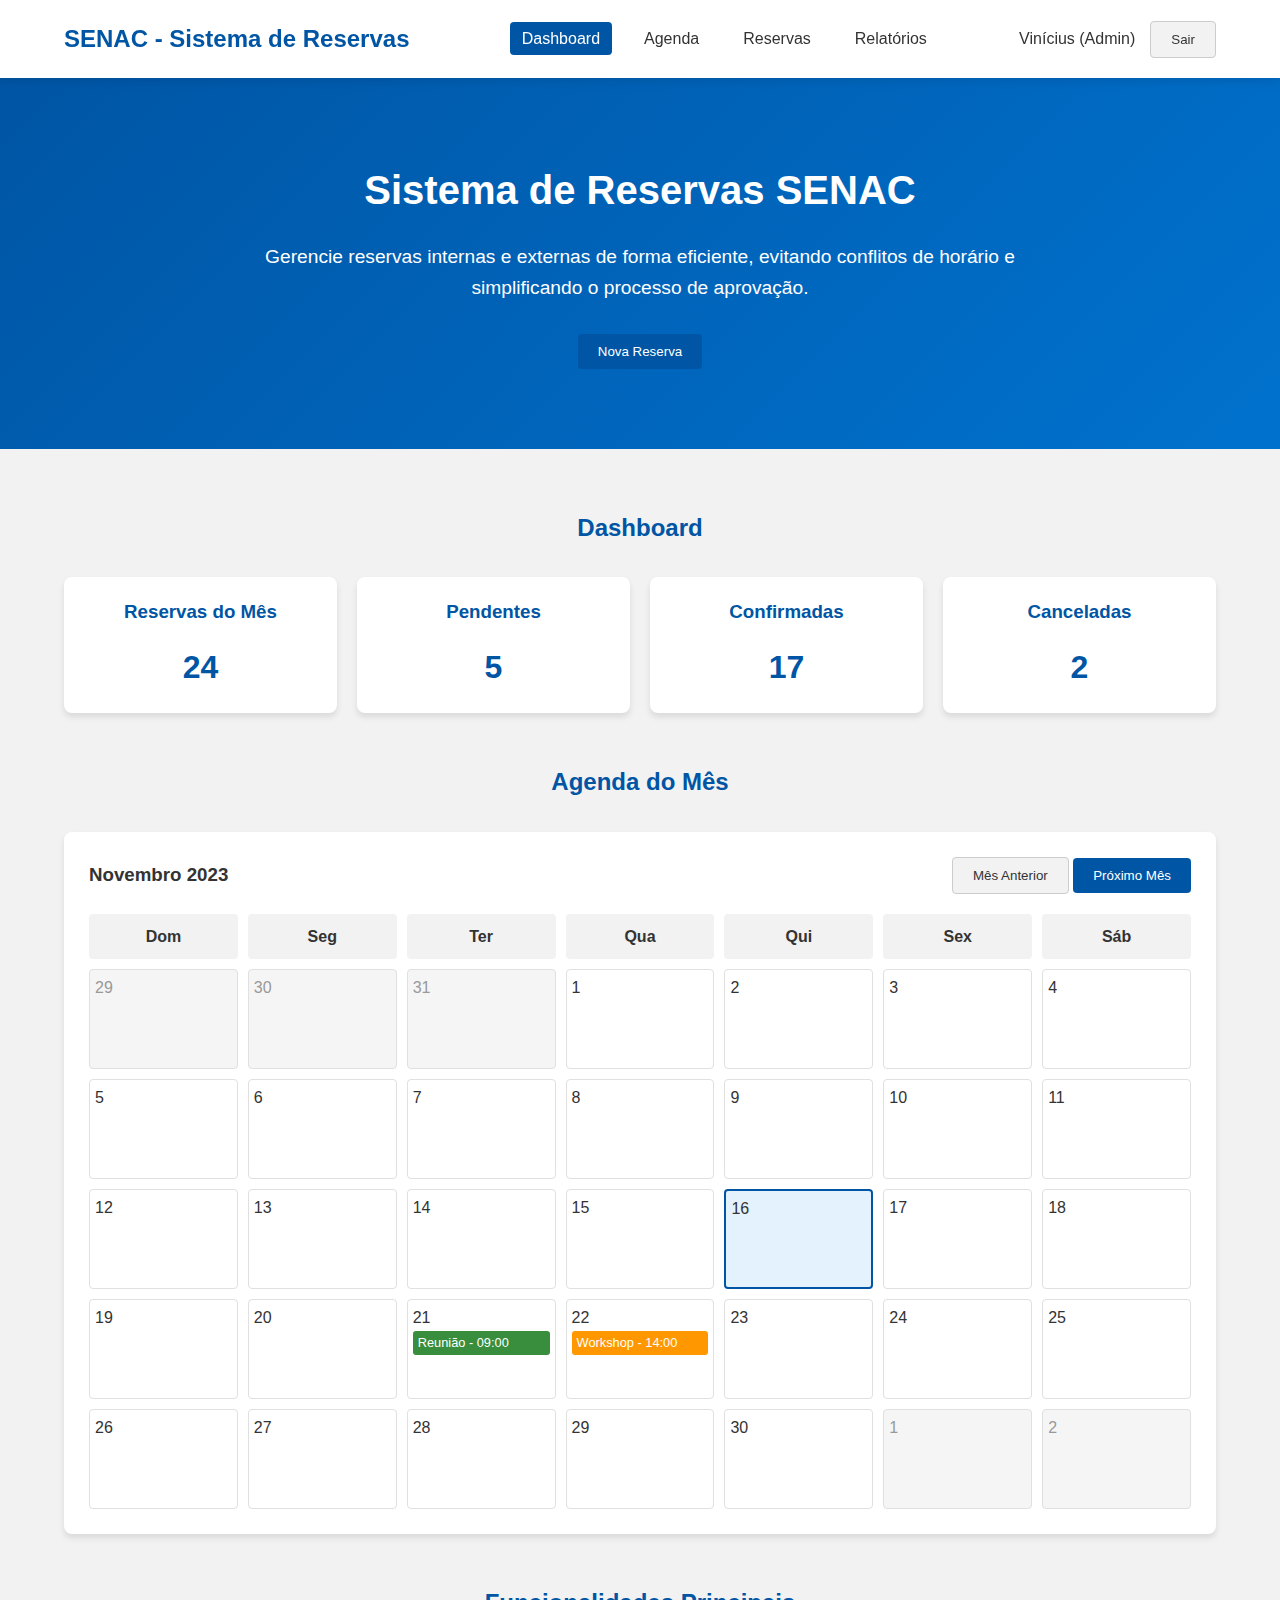
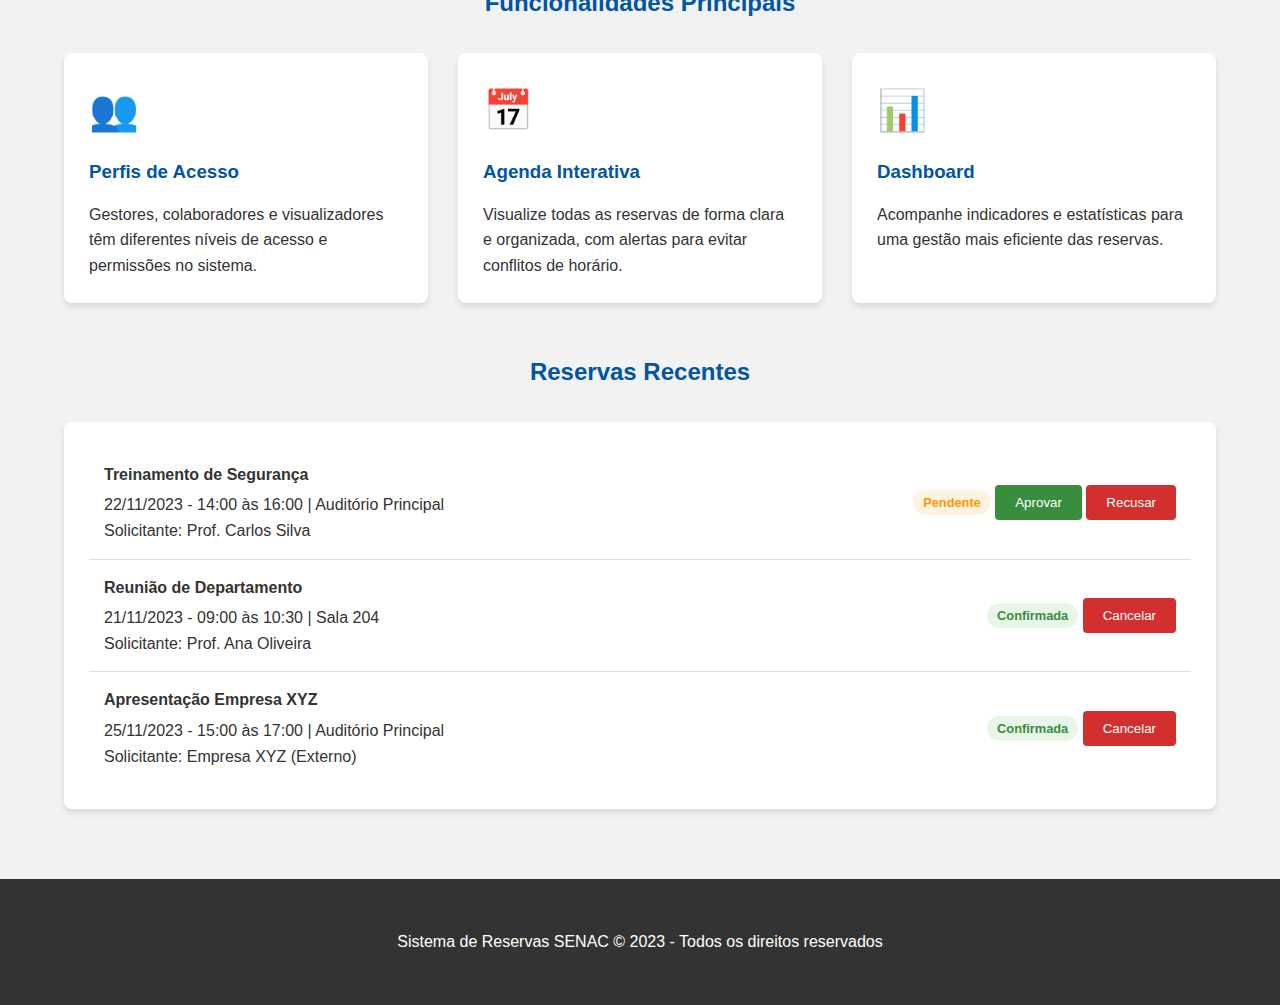
<file: index.html>
<!DOCTYPE html>
<html lang="pt-BR">
<head>
    <meta charset="UTF-8">
    <meta name="viewport" content="width=device-width, initial-scale=1.0">
    <title>Sistema de Reservas - SENAC</title>
    <style>
        :root {
            --senac-blue: #0055a4;
            --senac-light-blue: #0072ce;
            --senac-gray: #f2f2f2;
            --senac-dark-gray: #333333;
            --senac-white: #ffffff;
            --senac-red: #d32f2f;
            --senac-green: #388e3c;
        }
        
        * {
            margin: 0;
            padding: 0;
            box-sizing: border-box;
            font-family: 'Segoe UI', Tahoma, Geneva, Verdana, sans-serif;
        }
        
        body {
            background-color: var(--senac-gray);
            color: var(--senac-dark-gray);
            line-height: 1.6;
        }
        
        header {
            background-color: var(--senac-white);
            box-shadow: 0 2px 10px rgba(0, 0, 0, 0.1);
            position: sticky;
            top: 0;
            z-index: 100;
        }
        
        .container {
            width: 90%;
            max-width: 1200px;
            margin: 0 auto;
            padding: 20px 0;
        }
        
        .header-content {
            display: flex;
            justify-content: space-between;
            align-items: center;
        }
        
        .logo {
            display: flex;
            align-items: center;
        }
        
        .logo img {
            height: 50px;
            margin-right: 15px;
        }
        
        .logo h1 {
            font-size: 1.5rem;
            color: var(--senac-blue);
        }
        
        nav ul {
            display: flex;
            list-style: none;
        }
        
        nav ul li {
            margin-left: 20px;
        }
        
        nav ul li a {
            text-decoration: none;
            color: var(--senac-dark-gray);
            font-weight: 500;
            padding: 8px 12px;
            border-radius: 4px;
            transition: background-color 0.3s;
        }
        
        nav ul li a:hover, nav ul li a.active {
            background-color: var(--senac-blue);
            color: var(--senac-white);
        }
        
        .user-info {
            display: flex;
            align-items: center;
        }
        
        .user-info span {
            margin-right: 15px;
            font-weight: 500;
        }
        
        .btn {
            padding: 10px 20px;
            border: none;
            border-radius: 4px;
            cursor: pointer;
            font-weight: 500;
            transition: all 0.3s;
        }
        
        .btn-primary {
            background-color: var(--senac-blue);
            color: var(--senac-white);
        }
        
        .btn-primary:hover {
            background-color: var(--senac-light-blue);
        }
        
        .btn-secondary {
            background-color: var(--senac-gray);
            color: var(--senac-dark-gray);
            border: 1px solid #ccc;
        }
        
        .btn-secondary:hover {
            background-color: #e0e0e0;
        }
        
        .btn-success {
            background-color: var(--senac-green);
            color: var(--senac-white);
        }
        
        .btn-danger {
            background-color: var(--senac-red);
            color: var(--senac-white);
        }
        
        .hero {
            background: linear-gradient(135deg, var(--senac-blue), var(--senac-light-blue));
            color: var(--senac-white);
            padding: 60px 0;
            text-align: center;
        }
        
        .hero h2 {
            font-size: 2.5rem;
            margin-bottom: 20px;
        }
        
        .hero p {
            font-size: 1.2rem;
            max-width: 800px;
            margin: 0 auto 30px;
        }
        
        .section-title {
            text-align: center;
            margin: 40px 0 30px;
            color: var(--senac-blue);
        }
        
        .features {
            display: grid;
            grid-template-columns: repeat(auto-fit, minmax(300px, 1fr));
            gap: 30px;
            margin-bottom: 50px;
        }
        
        .feature-card {
            background-color: var(--senac-white);
            border-radius: 8px;
            padding: 25px;
            box-shadow: 0 4px 6px rgba(0, 0, 0, 0.1);
            transition: transform 0.3s;
        }
        
        .feature-card:hover {
            transform: translateY(-5px);
        }
        
        .feature-icon {
            font-size: 2.5rem;
            color: var(--senac-blue);
            margin-bottom: 15px;
        }
        
        .feature-card h3 {
            margin-bottom: 15px;
            color: var(--senac-blue);
        }
        
        .calendar-container {
            background-color: var(--senac-white);
            border-radius: 8px;
            padding: 25px;
            box-shadow: 0 4px 6px rgba(0, 0, 0, 0.1);
            margin-bottom: 50px;
        }
        
        .calendar-header {
            display: flex;
            justify-content: space-between;
            align-items: center;
            margin-bottom: 20px;
        }
        
        .calendar-grid {
            display: grid;
            grid-template-columns: repeat(7, 1fr);
            gap: 10px;
        }
        
        .calendar-day-header {
            text-align: center;
            font-weight: bold;
            padding: 10px;
            background-color: var(--senac-gray);
            border-radius: 4px;
        }
        
        .calendar-day {
            height: 100px;
            border: 1px solid #e0e0e0;
            border-radius: 4px;
            padding: 5px;
            overflow-y: auto;
        }
        
        .calendar-day:hover {
            background-color: #f9f9f9;
        }
        
        .calendar-day.current-month {
            background-color: var(--senac-white);
        }
        
        .calendar-day.other-month {
            background-color: #f5f5f5;
            color: #999;
        }
        
        .calendar-day.today {
            background-color: #e3f2fd;
            border: 2px solid var(--senac-blue);
        }
        
        .event {
            background-color: var(--senac-blue);
            color: var(--senac-white);
            padding: 2px 5px;
            border-radius: 3px;
            font-size: 0.8rem;
            margin-bottom: 2px;
            cursor: pointer;
        }
        
        .event.confirmed {
            background-color: var(--senac-green);
        }
        
        .event.pending {
            background-color: #ff9800;
        }
        
        .event.cancelled {
            background-color: var(--senac-red);
            text-decoration: line-through;
        }
        
        .dashboard {
            display: grid;
            grid-template-columns: repeat(auto-fit, minmax(250px, 1fr));
            gap: 20px;
            margin-bottom: 50px;
        }
        
        .dashboard-card {
            background-color: var(--senac-white);
            border-radius: 8px;
            padding: 20px;
            box-shadow: 0 4px 6px rgba(0, 0, 0, 0.1);
            text-align: center;
        }
        
        .dashboard-card h3 {
            margin-bottom: 15px;
            color: var(--senac-blue);
        }
        
        .dashboard-value {
            font-size: 2rem;
            font-weight: bold;
            color: var(--senac-blue);
        }
        
        .reservations-list {
            background-color: var(--senac-white);
            border-radius: 8px;
            padding: 25px;
            box-shadow: 0 4px 6px rgba(0, 0, 0, 0.1);
            margin-bottom: 50px;
        }
        
        .reservation-item {
            display: flex;
            justify-content: space-between;
            align-items: center;
            padding: 15px;
            border-bottom: 1px solid #e0e0e0;
        }
        
        .reservation-item:last-child {
            border-bottom: none;
        }
        
        .reservation-info h4 {
            margin-bottom: 5px;
        }
        
        .reservation-status {
            padding: 5px 10px;
            border-radius: 20px;
            font-size: 0.8rem;
            font-weight: bold;
        }
        
        .status-pending {
            background-color: #fff3e0;
            color: #ff9800;
        }
        
        .status-confirmed {
            background-color: #e8f5e9;
            color: var(--senac-green);
        }
        
        .status-cancelled {
            background-color: #ffebee;
            color: var(--senac-red);
        }
        
        .modal {
            display: none;
            position: fixed;
            top: 0;
            left: 0;
            width: 100%;
            height: 100%;
            background-color: rgba(0, 0, 0, 0.5);
            z-index: 1000;
            justify-content: center;
            align-items: center;
        }
        
        .modal-content {
            background-color: var(--senac-white);
            border-radius: 8px;
            width: 90%;
            max-width: 600px;
            padding: 30px;
            box-shadow: 0 4px 20px rgba(0, 0, 0, 0.15);
        }
        
        .modal-header {
            display: flex;
            justify-content: space-between;
            align-items: center;
            margin-bottom: 20px;
        }
        
        .close-modal {
            background: none;
            border: none;
            font-size: 1.5rem;
            cursor: pointer;
            color: var(--senac-dark-gray);
        }
        
        .form-group {
            margin-bottom: 20px;
        }
        
        .form-group label {
            display: block;
            margin-bottom: 8px;
            font-weight: 500;
        }
        
        .form-control {
            width: 100%;
            padding: 10px;
            border: 1px solid #ccc;
            border-radius: 4px;
            font-size: 1rem;
        }
        
        footer {
            background-color: var(--senac-dark-gray);
            color: var(--senac-white);
            padding: 30px 0;
            text-align: center;
        }
        
        @media (max-width: 768px) {
            .header-content {
                flex-direction: column;
                text-align: center;
            }
            
            nav ul {
                margin-top: 15px;
                flex-wrap: wrap;
                justify-content: center;
            }
            
            nav ul li {
                margin: 5px;
            }
            
            .user-info {
                margin-top: 15px;
            }
            
            .hero h2 {
                font-size: 2rem;
            }
            
            .calendar-grid {
                grid-template-columns: repeat(7, 1fr);
                font-size: 0.8rem;
            }
            
            .calendar-day {
                height: 80px;
            }
        }
    </style>
</head>
<body>
    <header>
        <div class="container">
            <div class="header-content">
                <div class="logo">
                    <!-- Logo SENAC seria inserida aqui -->
                    <h1>SENAC - Sistema de Reservas</h1>
                </div>
                <nav>
                    <ul>
                        <li><a href="#" class="active">Dashboard</a></li>
                        <li><a href="#">Agenda</a></li>
                        <li><a href="#">Reservas</a></li>
                        <li><a href="#">Relatórios</a></li>
                    </ul>
                </nav>
                <div class="user-info">
                    <span>Vinícius (Admin)</span>
                    <button class="btn btn-secondary">Sair</button>
                </div>
            </div>
        </div>
    </header>

    <section class="hero">
        <div class="container">
            <h2>Sistema de Reservas SENAC</h2>
            <p>Gerencie reservas internas e externas de forma eficiente, evitando conflitos de horário e simplificando o processo de aprovação.</p>
            <button class="btn btn-primary" id="newReservationBtn">Nova Reserva</button>
        </div>
    </section>

    <div class="container">
        <h2 class="section-title">Dashboard</h2>
        <div class="dashboard">
            <div class="dashboard-card">
                <h3>Reservas do Mês</h3>
                <div class="dashboard-value">24</div>
            </div>
            <div class="dashboard-card">
                <h3>Pendentes</h3>
                <div class="dashboard-value">5</div>
            </div>
            <div class="dashboard-card">
                <h3>Confirmadas</h3>
                <div class="dashboard-value">17</div>
            </div>
            <div class="dashboard-card">
                <h3>Canceladas</h3>
                <div class="dashboard-value">2</div>
            </div>
        </div>

        <h2 class="section-title">Agenda do Mês</h2>
        <div class="calendar-container">
            <div class="calendar-header">
                <h3>Novembro 2023</h3>
                <div>
                    <button class="btn btn-secondary">Mês Anterior</button>
                    <button class="btn btn-primary">Próximo Mês</button>
                </div>
            </div>
            <div class="calendar-grid">
                <div class="calendar-day-header">Dom</div>
                <div class="calendar-day-header">Seg</div>
                <div class="calendar-day-header">Ter</div>
                <div class="calendar-day-header">Qua</div>
                <div class="calendar-day-header">Qui</div>
                <div class="calendar-day-header">Sex</div>
                <div class="calendar-day-header">Sáb</div>
                
                <!-- Dias do calendário seriam gerados dinamicamente -->
                <div class="calendar-day other-month">29</div>
                <div class="calendar-day other-month">30</div>
                <div class="calendar-day other-month">31</div>
                <div class="calendar-day current-month">1</div>
                <div class="calendar-day current-month">2</div>
                <div class="calendar-day current-month">3</div>
                <div class="calendar-day current-month">4</div>
                
                <div class="calendar-day current-month">5</div>
                <div class="calendar-day current-month">6</div>
                <div class="calendar-day current-month">7</div>
                <div class="calendar-day current-month">8</div>
                <div class="calendar-day current-month">9</div>
                <div class="calendar-day current-month">10</div>
                <div class="calendar-day current-month">11</div>
                
                <div class="calendar-day current-month">12</div>
                <div class="calendar-day current-month">13</div>
                <div class="calendar-day current-month">14</div>
                <div class="calendar-day current-month">15</div>
                <div class="calendar-day current-month today">16</div>
                <div class="calendar-day current-month">17</div>
                <div class="calendar-day current-month">18</div>
                
                <div class="calendar-day current-month">19</div>
                <div class="calendar-day current-month">20</div>
                <div class="calendar-day current-month">
                    21
                    <div class="event confirmed">Reunião - 09:00</div>
                </div>
                <div class="calendar-day current-month">
                    22
                    <div class="event pending">Workshop - 14:00</div>
                </div>
                <div class="calendar-day current-month">23</div>
                <div class="calendar-day current-month">24</div>
                <div class="calendar-day current-month">25</div>
                
                <div class="calendar-day current-month">26</div>
                <div class="calendar-day current-month">27</div>
                <div class="calendar-day current-month">28</div>
                <div class="calendar-day current-month">29</div>
                <div class="calendar-day current-month">30</div>
                <div class="calendar-day other-month">1</div>
                <div class="calendar-day other-month">2</div>
            </div>
        </div>

        <h2 class="section-title">Funcionalidades Principais</h2>
        <div class="features">
            <div class="feature-card">
                <div class="feature-icon">👥</div>
                <h3>Perfis de Acesso</h3>
                <p>Gestores, colaboradores e visualizadores têm diferentes níveis de acesso e permissões no sistema.</p>
            </div>
            <div class="feature-card">
                <div class="feature-icon">📅</div>
                <h3>Agenda Interativa</h3>
                <p>Visualize todas as reservas de forma clara e organizada, com alertas para evitar conflitos de horário.</p>
            </div>
            <div class="feature-card">
                <div class="feature-icon">📊</div>
                <h3>Dashboard</h3>
                <p>Acompanhe indicadores e estatísticas para uma gestão mais eficiente das reservas.</p>
            </div>
        </div>

        <h2 class="section-title">Reservas Recentes</h2>
        <div class="reservations-list">
            <div class="reservation-item">
                <div class="reservation-info">
                    <h4>Treinamento de Segurança</h4>
                    <p>22/11/2023 - 14:00 às 16:00 | Auditório Principal</p>
                    <p>Solicitante: Prof. Carlos Silva</p>
                </div>
                <div>
                    <span class="reservation-status status-pending">Pendente</span>
                    <button class="btn btn-success">Aprovar</button>
                    <button class="btn btn-danger">Recusar</button>
                </div>
            </div>
            <div class="reservation-item">
                <div class="reservation-info">
                    <h4>Reunião de Departamento</h4>
                    <p>21/11/2023 - 09:00 às 10:30 | Sala 204</p>
                    <p>Solicitante: Prof. Ana Oliveira</p>
                </div>
                <div>
                    <span class="reservation-status status-confirmed">Confirmada</span>
                    <button class="btn btn-danger">Cancelar</button>
                </div>
            </div>
            <div class="reservation-item">
                <div class="reservation-info">
                    <h4>Apresentação Empresa XYZ</h4>
                    <p>25/11/2023 - 15:00 às 17:00 | Auditório Principal</p>
                    <p>Solicitante: Empresa XYZ (Externo)</p>
                </div>
                <div>
                    <span class="reservation-status status-confirmed">Confirmada</span>
                    <button class="btn btn-danger">Cancelar</button>
                </div>
            </div>
        </div>
    </div>

    <!-- Modal para Nova Reserva -->
    <div class="modal" id="reservationModal">
        <div class="modal-content">
            <div class="modal-header">
                <h2>Nova Reserva</h2>
                <button class="close-modal">&times;</button>
            </div>
            <form id="reservationForm">
                <div class="form-group">
                    <label for="eventName">Nome do Evento</label>
                    <input type="text" id="eventName" class="form-control" required>
                </div>
                <div class="form-group">
                    <label for="eventDate">Data</label>
                    <input type="date" id="eventDate" class="form-control" required>
                </div>
                <div class="form-group">
                    <label for="startTime">Hora de Início</label>
                    <input type="time" id="startTime" class="form-control" required>
                </div>
                <div class="form-group">
                    <label for="endTime">Hora de Término</label>
                    <input type="time" id="endTime" class="form-control" required>
                </div>
                <div class="form-group">
                    <label for="location">Local</label>
                    <select id="location" class="form-control" required>
                        <option value="">Selecione um local</option>
                        <option value="auditorio">Auditório Principal</option>
                        <option value="sala204">Sala 204</option>
                        <option value="sala305">Sala 305</option>
                        <option value="laboratorio">Laboratório de Informática</option>
                    </select>
                </div>
                <div class="form-group">
                    <label for="requester">Solicitante</label>
                    <input type="text" id="requester" class="form-control" required>
                </div>
                <div class="form-group">
                    <label for="description">Descrição do Evento</label>
                    <textarea id="description" class="form-control" rows="3"></textarea>
                </div>
                <div class="form-group">
                    <button type="submit" class="btn btn-primary">Solicitar Reserva</button>
                    <button type="button" class="btn btn-secondary close-modal">Cancelar</button>
                </div>
            </form>
        </div>
    </div>

    <footer>
        <div class="container">
            <p>Sistema de Reservas SENAC &copy; 2023 - Todos os direitos reservados</p>
        </div>
    </footer>

    <script>
        // Controle do modal
        const modal = document.getElementById('reservationModal');
        const newReservationBtn = document.getElementById('newReservationBtn');
        const closeModalBtns = document.querySelectorAll('.close-modal');
        
        newReservationBtn.addEventListener('click', () => {
            modal.style.display = 'flex';
        });
        
        closeModalBtns.forEach(btn => {
            btn.addEventListener('click', () => {
                modal.style.display = 'none';
            });
        });
        
        window.addEventListener('click', (e) => {
            if (e.target === modal) {
                modal.style.display = 'none';
            }
        });
        
        // Form submission
        document.getElementById('reservationForm').addEventListener('submit', (e) => {
            e.preventDefault();
            alert('Reserva solicitada com sucesso! Aguarde a aprovação do administrador.');
            modal.style.display = 'none';
            // Aqui normalmente enviaríamos os dados para o servidor
        });
    </script>
</body>
</html>
</file>
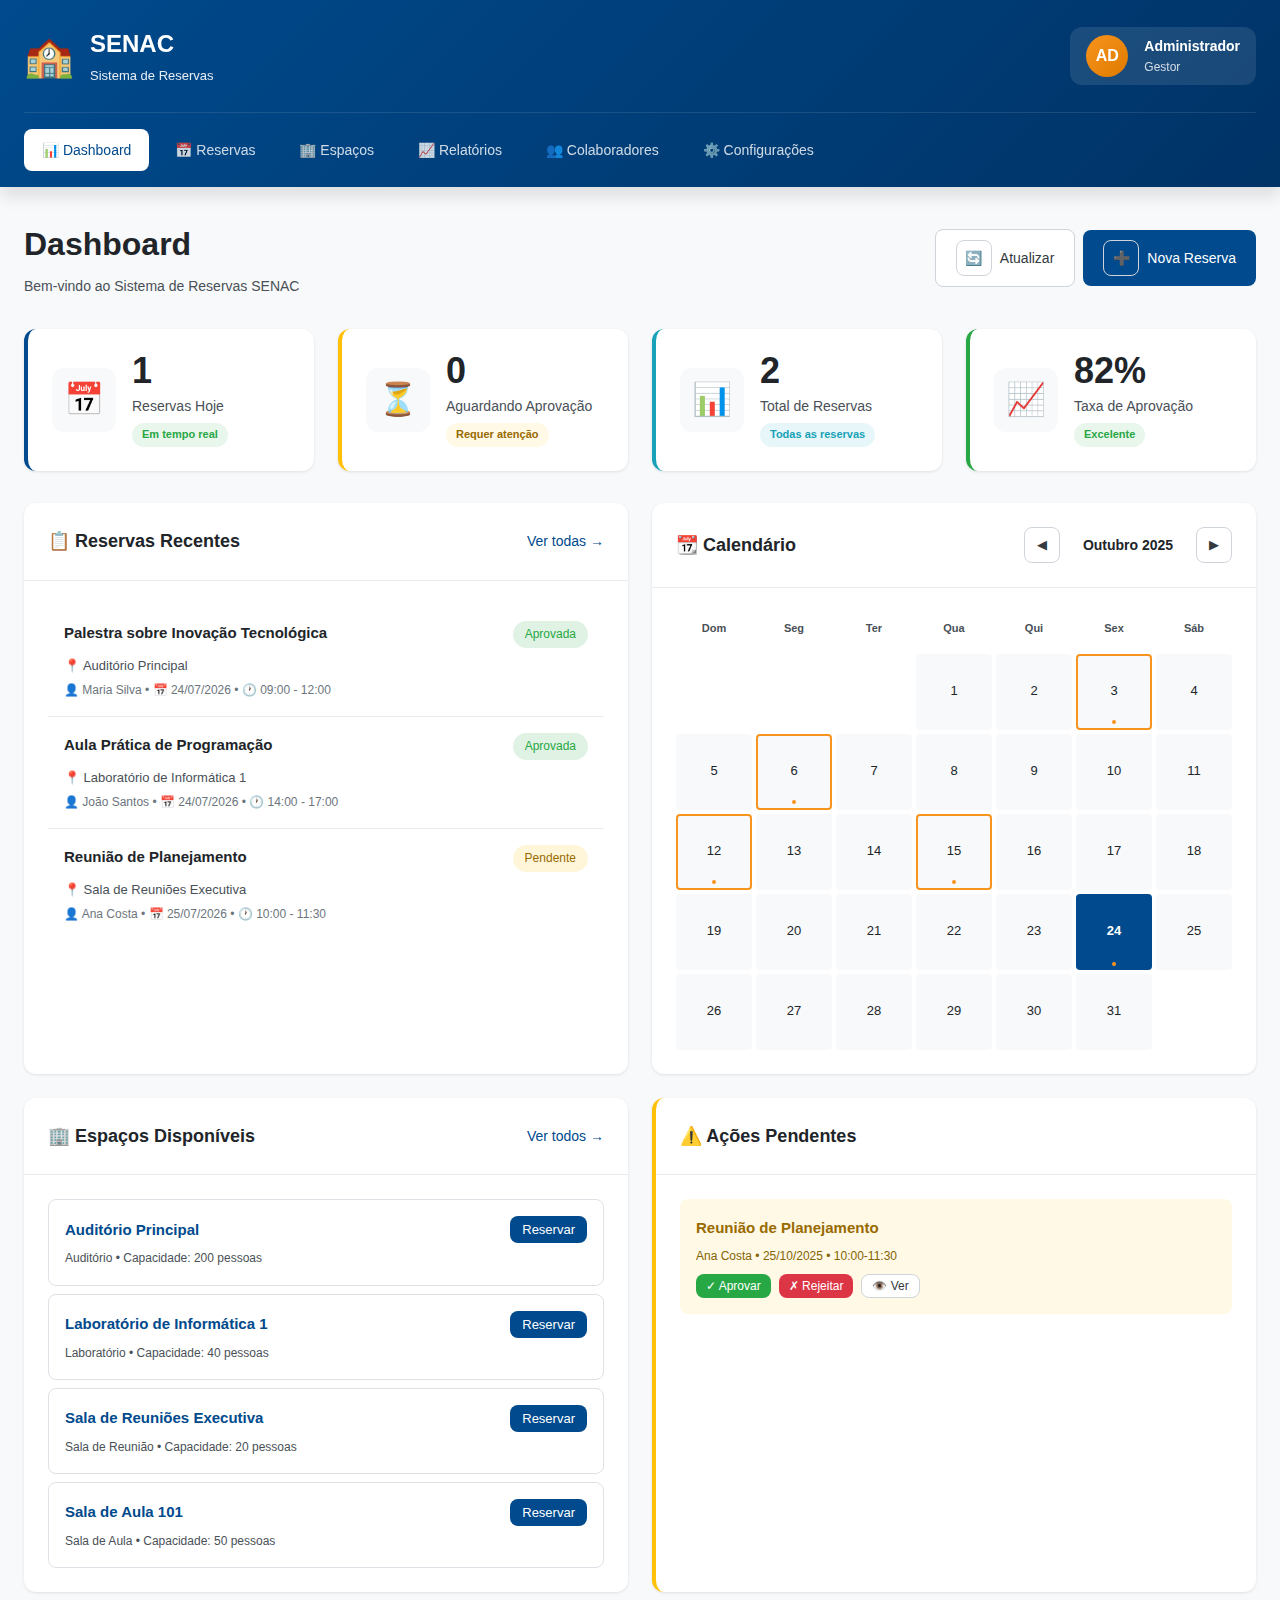
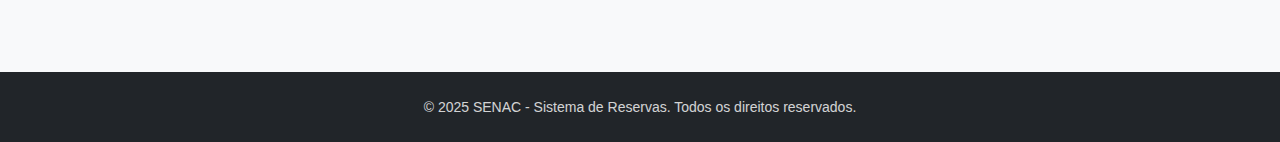
<file: sistemas-reservas-senac/index.html>
<!DOCTYPE html>
<html lang="pt-BR">
<head>
    <meta charset="UTF-8">
    <meta name="viewport" content="width=device-width, initial-scale=1.0">
    <title>Dashboard - Sistema SENAC</title>
    <link rel="stylesheet" href="./css/styles.css">
</head>
<body>
    <header class="header">
        <div class="container">
            <div class="header-top">
                <div class="logo">
                    <div class="logo-icon">🏫</div>
                    <div class="logo-text">
                        <h1>SENAC</h1>
                        <p>Sistema de Reservas</p>
                    </div>
                </div>
                <div class="user-info">
                    <div class="avatar">AD</div>
                    <div class="user-details">
                        <div class="username">Administrador</div>
                        <div class="role">Gestor</div>
                    </div>
                </div>
            </div>
            
            <nav class="nav">
                <a href="../index.html" class="nav-link active">📊 Dashboard</a>
                <a href="./pages/reservas.html" class="nav-link">📅 Reservas</a>
                <a href="./pages/espacos.html" class="nav-link">🏢 Espaços</a>
                <a href="./pages/relatorios.html" class="nav-link">📈 Relatórios</a>
                <a href="./pages/colaboradores.html" class="nav-link">👥 Colaboradores</a>
                <a href="./pages/configuracoes.html" class="nav-link">⚙️ Configurações</a>
            </nav>
        </div>
    </header>

    <main class="main-content">
        <div class="container">
            <div class="page-header">
                <div>
                    <h2 class="page-title">Dashboard</h2>
                    <p class="page-subtitle">Bem-vindo ao Sistema de Reservas SENAC</p>
                </div>
                <div class="page-actions">
                    <button class="btn btn-secondary" data-action="refresh">
                        <span class="btn-icon">🔄</span>
                        Atualizar
                    </button>
                    <button class="btn btn-primary" data-action="new-reservation">
                        <span class="btn-icon">➕</span>
                        Nova Reserva
                    </button>
                </div>
            </div>

            <div class="stats-grid">
                <div class="stat-card stat-primary">
                    <div class="stat-icon">📅</div>
                    <div class="stat-content">
                        <h3 class="stat-number" id="todayReservations">0</h3>
                        <p class="stat-label">Reservas Hoje</p>
                        <span class="stat-badge stat-badge-success">Em tempo real</span>
                    </div>
                </div>

                <div class="stat-card stat-warning">
                    <div class="stat-icon">⏳</div>
                    <div class="stat-content">
                        <h3 class="stat-number" id="pendingReservations">0</h3>
                        <p class="stat-label">Aguardando Aprovação</p>
                        <span class="stat-badge stat-badge-warning">Requer atenção</span>
                    </div>
                </div>

                <div class="stat-card stat-info">
                    <div class="stat-icon">📊</div>
                    <div class="stat-content">
                        <h3 class="stat-number" id="totalReservations">0</h3>
                        <p class="stat-label">Total de Reservas</p>
                        <span class="stat-badge stat-badge-info">Todas as reservas</span>
                    </div>
                </div>

                <div class="stat-card stat-success">
                    <div class="stat-icon">📈</div>
                    <div class="stat-content">
                        <h3 class="stat-number">82%</h3>
                        <p class="stat-label">Taxa de Aprovação</p>
                        <span class="stat-badge stat-badge-success">Excelente</span>
                    </div>
                </div>
            </div>

            <div class="dashboard-grid">
                <div class="card">
                    <div class="card-header">
                        <h3 class="card-title">📋 Reservas Recentes</h3>
                        <a href="./pages/reservas.html" class="card-link">Ver todas →</a>
                    </div>
                    <div class="card-body" id="recentReservations">
                        <!-- Carregado dinamicamente pelo JavaScript -->
                        <p style="text-align:center;padding:32px;color:#999">Carregando...</p>
                    </div>
                </div>

                <div class="card">
                    <div class="card-header">
                        <h3 class="card-title">📆 Calendário</h3>
                        <div class="calendar-controls">
                            <button class="btn-icon">◀</button>
                            <span class="calendar-month">Outubro 2025</span>
                            <button class="btn-icon">▶</button>
                        </div>
                    </div>
                    <div class="card-body">
                        <div class="calendar">
                            <div class="calendar-header">
                                <div class="calendar-day-name">Dom</div>
                                <div class="calendar-day-name">Seg</div>
                                <div class="calendar-day-name">Ter</div>
                                <div class="calendar-day-name">Qua</div>
                                <div class="calendar-day-name">Qui</div>
                                <div class="calendar-day-name">Sex</div>
                                <div class="calendar-day-name">Sáb</div>
                            </div>
                            <div class="calendar-body">
                                <div class="calendar-day calendar-day-empty"></div>
                                <div class="calendar-day calendar-day-empty"></div>
                                <div class="calendar-day calendar-day-empty"></div>
                                <div class="calendar-day">1</div>
                                <div class="calendar-day">2</div>
                                <div class="calendar-day calendar-day-reserved">3<span class="day-indicator"></span></div>
                                <div class="calendar-day">4</div>
                                <div class="calendar-day">5</div>
                                <div class="calendar-day calendar-day-reserved">6<span class="day-indicator"></span></div>
                                <div class="calendar-day">7</div>
                                <div class="calendar-day">8</div>
                                <div class="calendar-day">9</div>
                                <div class="calendar-day">10</div>
                                <div class="calendar-day">11</div>
                                <div class="calendar-day calendar-day-reserved">12<span class="day-indicator"></span></div>
                                <div class="calendar-day">13</div>
                                <div class="calendar-day">14</div>
                                <div class="calendar-day calendar-day-reserved">15<span class="day-indicator"></span></div>
                                <div class="calendar-day">16</div>
                                <div class="calendar-day">17</div>
                                <div class="calendar-day">18</div>
                                <div class="calendar-day">19</div>
                                <div class="calendar-day">20</div>
                                <div class="calendar-day">21</div>
                                <div class="calendar-day">22</div>
                                <div class="calendar-day">23</div>
                                <div class="calendar-day calendar-day-today">24<span class="day-indicator"></span></div>
                                <div class="calendar-day">25</div>
                                <div class="calendar-day">26</div>
                                <div class="calendar-day">27</div>
                                <div class="calendar-day">28</div>
                                <div class="calendar-day">29</div>
                                <div class="calendar-day">30</div>
                                <div class="calendar-day">31</div>
                            </div>
                        </div>
                    </div>
                </div>

                <div class="card">
                    <div class="card-header">
                        <h3 class="card-title">🏢 Espaços Disponíveis</h3>
                        <a href="./pages/espacos.html" class="card-link">Ver todos →</a>
                    </div>
                    <div class="card-body">
                        <div class="space-item">
                            <div class="space-header">
                                <strong class="space-name">Auditório Principal</strong>
                                <button class="btn btn-sm btn-primary" data-action="reserve-space" data-id="1">Reservar</button>
                            </div>
                            <div class="space-details">Auditório • Capacidade: 200 pessoas</div>
                        </div>
                        <div class="space-item">
                            <div class="space-header">
                                <strong class="space-name">Laboratório de Informática 1</strong>
                                <button class="btn btn-sm btn-primary" data-action="reserve-space" data-id="2">Reservar</button>
                            </div>
                            <div class="space-details">Laboratório • Capacidade: 40 pessoas</div>
                        </div>
                        <div class="space-item">
                            <div class="space-header">
                                <strong class="space-name">Sala de Reuniões Executiva</strong>
                                <button class="btn btn-sm btn-primary" data-action="reserve-space" data-id="3">Reservar</button>
                            </div>
                            <div class="space-details">Sala de Reunião • Capacidade: 20 pessoas</div>
                        </div>
                        <div class="space-item">
                            <div class="space-header">
                                <strong class="space-name">Sala de Aula 101</strong>
                                <button class="btn btn-sm btn-primary" data-action="reserve-space" data-id="4">Reservar</button>
                            </div>
                            <div class="space-details">Sala de Aula • Capacidade: 50 pessoas</div>
                        </div>
                    </div>
                </div>

                <div class="card card-warning">
                    <div class="card-header">
                        <h3 class="card-title">⚠️ Ações Pendentes</h3>
                    </div>
                    <div class="card-body">
                        <div class="pending-item">
                            <div class="pending-header">
                                <strong class="pending-title">Reunião de Planejamento</strong>
                            </div>
                            <div class="pending-details">Ana Costa • 25/10/2025 • 10:00-11:30</div>
                            <div class="pending-actions">
                                <button class="btn btn-xs btn-success" data-action="approve-reservation" data-id="3">✓ Aprovar</button>
                                <button class="btn btn-xs btn-danger" data-action="reject-reservation" data-id="3">✗ Rejeitar</button>
                                <button class="btn btn-xs btn-secondary" data-action="view-reservation" data-id="3">👁️ Ver</button>
                            </div>
                        </div>
                    </div>
                </div>
            </div>
        </div>
    </main>

    <footer class="footer">
        <div class="container">
            <p>&copy; 2025 SENAC - Sistema de Reservas. Todos os direitos reservados.</p>
        </div>
    </footer>

    <script src="./js/app.js"></script>
</body>
</html>
</file>
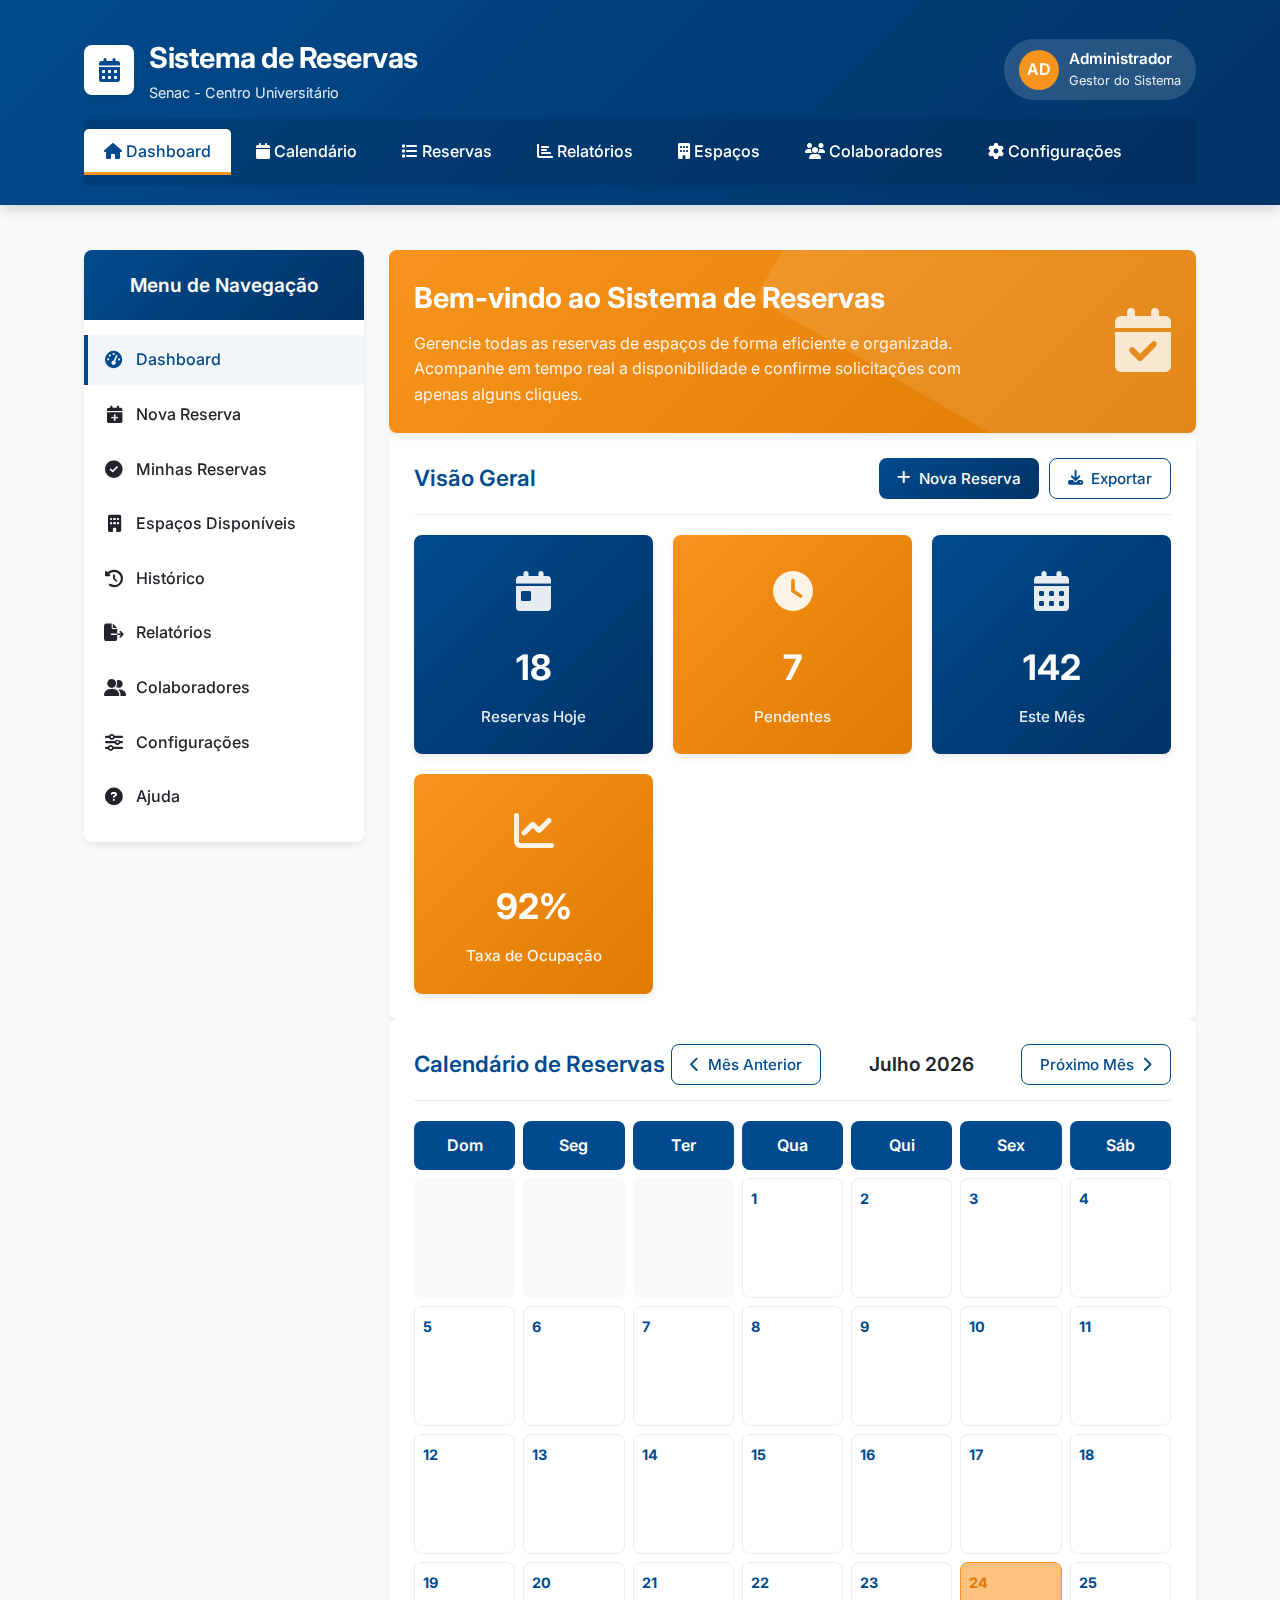
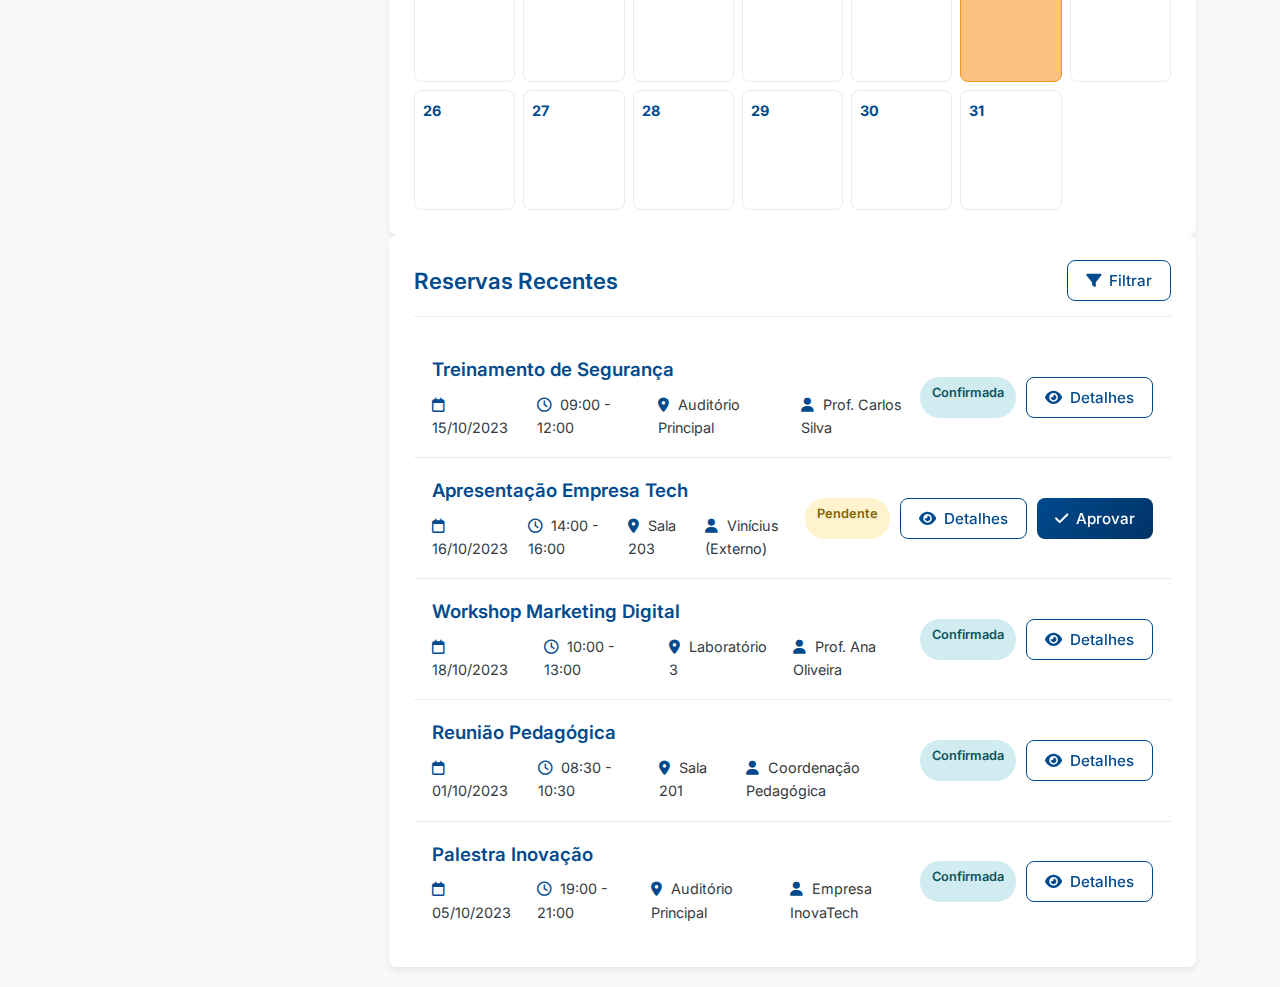
<file: techweek.html.html>
<!DOCTYPE html>
<html lang="pt-BR">
<head>
    <meta charset="UTF-8">
    <meta name="viewport" content="width=device-width, initial-scale=1.0">
    <title>Sistema de Reservas - SENAC</title>
    <link rel="stylesheet" href="https://cdnjs.cloudflare.com/ajax/libs/font-awesome/6.4.0/css/all.min.css">
    <link href="https://fonts.googleapis.com/css2?family=Inter:wght@300;400;500;600;700&display=swap" rel="stylesheet">
    <style>
        :root {
            --primary: #004A8D;
            --primary-light: #3A7BB9;
            --primary-dark: #003366;
            --secondary: #F7941D;
            --secondary-light: #FDC180;
            --secondary-dark: #E07A00;
            --white: #FFFFFF;
            --light-gray: #F8F9FA;
            --medium-gray: #E9ECEF;
            --dark-gray: #343A40;
            --text: #212529;
            --success: #28A745;
            --warning: #FFC107;
            --danger: #DC3545;
            --border-radius: 8px;
            --box-shadow: 0 4px 6px rgba(0, 0, 0, 0.07);
            --transition: all 0.3s cubic-bezier(0.25, 0.8, 0.25, 1);
        }
        
        * {
            margin: 0;
            padding: 0;
            box-sizing: border-box;
            font-family: 'Inter', -apple-system, BlinkMacSystemFont, 'Segoe UI', Roboto, Oxygen, Ubuntu, sans-serif;
        }
        
        body {
            background-color: var(--light-gray);
            color: var(--text);
            line-height: 1.6;
            overflow-x: hidden;
        }
        
        .container {
            width: 90%;
            max-width: 1400px;
            margin: 0 auto;
            padding: 20px;
        }
        
        /* Header */
        header {
            background: linear-gradient(135deg, var(--primary), var(--primary-dark));
            color: var(--white);
            box-shadow: 0 4px 12px rgba(0, 0, 0, 0.15);
            position: sticky;
            top: 0;
            z-index: 1000;
        }
        
        .header-top {
            display: flex;
            justify-content: space-between;
            align-items: center;
            padding: 15px 0;
        }
        
        .logo {
            display: flex;
            align-items: center;
        }
        
        .logo-icon {
            width: 50px;
            height: 50px;
            background-color: var(--white);
            border-radius: var(--border-radius);
            display: flex;
            align-items: center;
            justify-content: center;
            margin-right: 15px;
            color: var(--primary);
            font-size: 1.5rem;
            font-weight: bold;
            box-shadow: var(--box-shadow);
        }
        
        .logo-text h1 {
            font-size: 1.8rem;
            font-weight: 700;
            letter-spacing: -0.5px;
        }
        
        .logo-text p {
            font-size: 0.9rem;
            opacity: 0.9;
            font-weight: 400;
        }
        
        .user-info {
            display: flex;
            align-items: center;
            background-color: rgba(255, 255, 255, 0.15);
            padding: 8px 15px;
            border-radius: 30px;
            transition: var(--transition);
            cursor: pointer;
            position: relative;
        }
        
        .user-info:hover {
            background-color: rgba(255, 255, 255, 0.25);
        }
        
        .user-avatar {
            width: 40px;
            height: 40px;
            background-color: var(--secondary);
            border-radius: 50%;
            display: flex;
            align-items: center;
            justify-content: center;
            color: var(--white);
            font-weight: 600;
            margin-right: 10px;
        }
        
        .user-details {
            display: flex;
            flex-direction: column;
        }
        
        .user-name {
            font-weight: 600;
            font-size: 0.95rem;
        }
        
        .user-role {
            font-size: 0.8rem;
            opacity: 0.9;
        }
        
        .user-menu {
            position: absolute;
            top: 100%;
            right: 0;
            background: var(--white);
            border-radius: var(--border-radius);
            box-shadow: 0 10px 30px rgba(0, 0, 0, 0.15);
            width: 200px;
            padding: 10px 0;
            margin-top: 10px;
            opacity: 0;
            visibility: hidden;
            transform: translateY(-10px);
            transition: var(--transition);
            z-index: 100;
        }
        
        .user-menu.active {
            opacity: 1;
            visibility: visible;
            transform: translateY(0);
        }
        
        .user-menu a {
            display: flex;
            align-items: center;
            padding: 10px 20px;
            color: var(--text);
            text-decoration: none;
            transition: var(--transition);
        }
        
        .user-menu a:hover {
            background-color: var(--light-gray);
            color: var(--primary);
        }
        
        .user-menu i {
            margin-right: 10px;
            width: 20px;
            text-align: center;
        }
        
        .header-nav {
            background-color: rgba(0, 0, 0, 0.1);
            padding: 10px 0;
        }
        
        .nav-tabs {
            display: flex;
            list-style: none;
        }
        
        .nav-tabs li {
            margin-right: 5px;
        }
        
        .nav-tabs a {
            display: block;
            padding: 10px 20px;
            text-decoration: none;
            color: var(--white);
            border-radius: 5px 5px 0 0;
            transition: var(--transition);
            font-weight: 500;
            position: relative;
            overflow: hidden;
        }
        
        .nav-tabs a::after {
            content: '';
            position: absolute;
            bottom: 0;
            left: 0;
            width: 0;
            height: 3px;
            background-color: var(--secondary);
            transition: var(--transition);
        }
        
        .nav-tabs a:hover, .nav-tabs a.active {
            background-color: var(--white);
            color: var(--primary);
        }
        
        .nav-tabs a:hover::after, .nav-tabs a.active::after {
            width: 100%;
        }
        
        /* Main Content */
        .dashboard {
            display: grid;
            grid-template-columns: 280px 1fr;
            gap: 25px;
            margin-top: 25px;
        }
        
        /* Sidebar */
        .sidebar {
            background-color: var(--white);
            border-radius: var(--border-radius);
            padding: 0;
            box-shadow: var(--box-shadow);
            overflow: hidden;
            height: fit-content;
            position: sticky;
            top: 100px;
        }
        
        .sidebar-header {
            background: linear-gradient(135deg, var(--primary), var(--primary-dark));
            color: var(--white);
            padding: 20px;
            text-align: center;
        }
        
        .sidebar-header h3 {
            font-size: 1.2rem;
            font-weight: 600;
        }
        
        .sidebar-menu {
            list-style: none;
            padding: 15px 0;
        }
        
        .sidebar-menu li {
            margin-bottom: 5px;
        }
        
        .sidebar-menu a {
            display: flex;
            align-items: center;
            text-decoration: none;
            color: var(--text);
            padding: 12px 20px;
            transition: var(--transition);
            font-weight: 500;
            position: relative;
            overflow: hidden;
        }
        
        .sidebar-menu a::before {
            content: '';
            position: absolute;
            left: 0;
            top: 0;
            height: 100%;
            width: 4px;
            background-color: var(--primary);
            transform: translateX(-100%);
            transition: var(--transition);
        }
        
        .sidebar-menu a:hover, .sidebar-menu a.active {
            background-color: rgba(0, 74, 141, 0.05);
            color: var(--primary);
        }
        
        .sidebar-menu a:hover::before, .sidebar-menu a.active::before {
            transform: translateX(0);
        }
        
        .sidebar-menu i {
            margin-right: 12px;
            width: 20px;
            text-align: center;
            font-size: 1.1rem;
        }
        
        /* Content Area */
        .content {
            display: flex;
            flex-direction: column;
            gap: 25px;
        }
        
        .tab-content {
            display: none;
            animation: fadeIn 0.5s ease;
        }
        
        .tab-content.active {
            display: block;
        }
        
        @keyframes fadeIn {
            from { opacity: 0; transform: translateY(10px); }
            to { opacity: 1; transform: translateY(0); }
        }
        
        .welcome-banner {
            background: linear-gradient(135deg, var(--secondary), var(--secondary-dark));
            color: var(--white);
            border-radius: var(--border-radius);
            padding: 25px;
            box-shadow: var(--box-shadow);
            display: flex;
            justify-content: space-between;
            align-items: center;
            position: relative;
            overflow: hidden;
        }
        
        .welcome-banner::before {
            content: '';
            position: absolute;
            top: -50%;
            right: -50%;
            width: 100%;
            height: 200%;
            background: rgba(255, 255, 255, 0.1);
            transform: rotate(30deg);
        }
        
        .welcome-text h2 {
            font-size: 1.8rem;
            margin-bottom: 10px;
            font-weight: 700;
        }
        
        .welcome-text p {
            opacity: 0.9;
            max-width: 600px;
            font-weight: 400;
        }
        
        .welcome-icon {
            font-size: 4rem;
            opacity: 0.8;
            position: relative;
            z-index: 1;
        }
        
        .card {
            background-color: var(--white);
            border-radius: var(--border-radius);
            padding: 25px;
            box-shadow: var(--box-shadow);
            transition: var(--transition);
        }
        
        .card:hover {
            transform: translateY(-5px);
            box-shadow: 0 10px 20px rgba(0, 0, 0, 0.1);
        }
        
        .card-header {
            display: flex;
            justify-content: space-between;
            align-items: center;
            margin-bottom: 20px;
            padding-bottom: 15px;
            border-bottom: 1px solid var(--medium-gray);
        }
        
        .card-title {
            font-size: 1.4rem;
            color: var(--primary);
            font-weight: 600;
        }
        
        .card-actions {
            display: flex;
            gap: 10px;
        }
        
        /* Stats */
        .stats-container {
            display: grid;
            grid-template-columns: repeat(auto-fill, minmax(220px, 1fr));
            gap: 20px;
        }
        
        .stat-card {
            background: linear-gradient(135deg, var(--primary), var(--primary-dark));
            color: var(--white);
            padding: 25px;
            border-radius: var(--border-radius);
            text-align: center;
            box-shadow: var(--box-shadow);
            transition: var(--transition);
            cursor: pointer;
            position: relative;
            overflow: hidden;
        }
        
        .stat-card::before {
            content: '';
            position: absolute;
            top: 0;
            left: 0;
            width: 100%;
            height: 100%;
            background: linear-gradient(135deg, rgba(255,255,255,0.1), transparent);
            opacity: 0;
            transition: var(--transition);
        }
        
        .stat-card:hover {
            transform: translateY(-5px);
        }
        
        .stat-card:hover::before {
            opacity: 1;
        }
        
        .stat-card.secondary {
            background: linear-gradient(135deg, var(--secondary), var(--secondary-dark));
        }
        
        .stat-icon {
            font-size: 2.5rem;
            margin-bottom: 15px;
            opacity: 0.9;
        }
        
        .stat-value {
            font-size: 2.2rem;
            font-weight: 700;
            margin: 10px 0;
        }
        
        .stat-label {
            font-size: 0.95rem;
            opacity: 0.9;
            font-weight: 500;
        }
        
        /* Calendar */
        .calendar-header {
            display: flex;
            justify-content: space-between;
            align-items: center;
            margin-bottom: 20px;
        }
        
        .calendar-nav {
            display: flex;
            gap: 10px;
            align-items: center;
        }
        
        .current-month {
            font-weight: 600;
            font-size: 1.2rem;
            min-width: 180px;
            text-align: center;
        }
        
        .btn {
            padding: 10px 18px;
            border: none;
            border-radius: var(--border-radius);
            cursor: pointer;
            font-weight: 500;
            transition: var(--transition);
            display: inline-flex;
            align-items: center;
            gap: 8px;
            font-size: 0.95rem;
            position: relative;
            overflow: hidden;
        }
        
        .btn::after {
            content: '';
            position: absolute;
            top: 50%;
            left: 50%;
            width: 5px;
            height: 5px;
            background: rgba(255, 255, 255, 0.5);
            opacity: 0;
            border-radius: 100%;
            transform: scale(1, 1) translate(-50%);
            transform-origin: 50% 50%;
        }
        
        .btn:focus:not(:active)::after {
            animation: ripple 1s ease-out;
        }
        
        @keyframes ripple {
            0% {
                transform: scale(0, 0);
                opacity: 0.5;
            }
            100% {
                transform: scale(20, 20);
                opacity: 0;
            }
        }
        
        .btn-primary {
            background: linear-gradient(135deg, var(--primary), var(--primary-dark));
            color: var(--white);
        }
        
        .btn-primary:hover {
            background: linear-gradient(135deg, var(--primary-dark), var(--primary));
            box-shadow: 0 4px 8px rgba(0, 74, 141, 0.3);
        }
        
        .btn-secondary {
            background: linear-gradient(135deg, var(--secondary), var(--secondary-dark));
            color: var(--white);
        }
        
        .btn-secondary:hover {
            background: linear-gradient(135deg, var(--secondary-dark), var(--secondary));
            box-shadow: 0 4px 8px rgba(247, 148, 29, 0.3);
        }
        
        .btn-outline {
            background: transparent;
            border: 1px solid var(--primary);
            color: var(--primary);
        }
        
        .btn-outline:hover {
            background-color: var(--primary);
            color: var(--white);
        }
        
        .btn-sm {
            padding: 6px 12px;
            font-size: 0.9rem;
        }
        
        .calendar-grid {
            display: grid;
            grid-template-columns: repeat(7, 1fr);
            gap: 8px;
        }
        
        .calendar-day-header {
            text-align: center;
            font-weight: 600;
            padding: 12px;
            background-color: var(--primary);
            color: var(--white);
            border-radius: var(--border-radius);
        }
        
        .calendar-day {
            height: 120px;
            border: 1px solid var(--medium-gray);
            border-radius: var(--border-radius);
            padding: 8px;
            overflow-y: auto;
            background-color: var(--white);
            transition: var(--transition);
            cursor: pointer;
        }
        
        .calendar-day:hover {
            background-color: var(--light-gray);
            border-color: var(--primary-light);
        }
        
        .calendar-day.today {
            background-color: var(--secondary-light);
            border-color: var(--secondary);
        }
        
        .calendar-day.empty {
            background-color: var(--light-gray);
            border: none;
            cursor: default;
        }
        
        .day-number {
            font-weight: bold;
            margin-bottom: 5px;
            color: var(--primary);
            font-size: 0.9rem;
        }
        
        .day-number.today {
            color: var(--secondary-dark);
            font-weight: 700;
        }
        
        .event {
            background-color: var(--primary);
            padding: 4px 8px;
            border-radius: 4px;
            font-size: 0.8rem;
            margin-bottom: 4px;
            cursor: pointer;
            color: white;
            transition: var(--transition);
            display: flex;
            justify-content: space-between;
        }
        
        .event:hover {
            opacity: 0.9;
            transform: translateX(3px);
        }
        
        .event.internal {
            background-color: var(--primary);
        }
        
        .event.external {
            background-color: var(--secondary);
        }
        
        .event-time {
            font-size: 0.7rem;
            opacity: 0.9;
        }
        
        /* Reservations List */
        .reservation-item {
            display: flex;
            justify-content: space-between;
            align-items: center;
            padding: 18px;
            border-bottom: 1px solid var(--medium-gray);
            transition: var(--transition);
        }
        
        .reservation-item:hover {
            background-color: var(--light-gray);
        }
        
        .reservation-item:last-child {
            border-bottom: none;
        }
        
        .reservation-info h3 {
            margin-bottom: 8px;
            color: var(--primary);
            font-weight: 600;
        }
        
        .reservation-meta {
            display: flex;
            gap: 20px;
            font-size: 0.9rem;
            color: var(--dark-gray);
        }
        
        .reservation-meta i {
            margin-right: 5px;
            color: var(--primary);
        }
        
        .reservation-actions {
            display: flex;
            gap: 10px;
        }
        
        .status {
            padding: 6px 12px;
            border-radius: 20px;
            font-size: 0.8rem;
            font-weight: 600;
        }
        
        .status.pending {
            background-color: #FFF3CD;
            color: #856404;
        }
        
        .status.confirmed {
            background-color: #D1ECF1;
            color: #0C5460;
        }
        
        .status.cancelled {
            background-color: #F8D7DA;
            color: #721C24;
        }
        
        /* Modal */
        .modal {
            display: none;
            position: fixed;
            top: 0;
            left: 0;
            width: 100%;
            height: 100%;
            background-color: rgba(0,0,0,0.5);
            z-index: 2000;
            justify-content: center;
            align-items: center;
            backdrop-filter: blur(5px);
            padding: 20px;
        }
        
        .modal-content {
            background-color: var(--white);
            width: 90%;
            max-width: 700px;
            border-radius: 12px;
            padding: 30px;
            box-shadow: 0 20px 40px rgba(0,0,0,0.2);
            animation: modalFadeIn 0.3s;
            max-height: 90vh;
            overflow-y: auto;
            position: relative;
        }
        
        @keyframes modalFadeIn {
            from { opacity: 0; transform: translateY(-20px) scale(0.95); }
            to { opacity: 1; transform: translateY(0) scale(1); }
        }
        
        .modal-header {
            display: flex;
            justify-content: space-between;
            align-items: center;
            margin-bottom: 25px;
            padding-bottom: 15px;
            border-bottom: 1px solid var(--medium-gray);
        }
        
        .modal-title {
            font-size: 1.5rem;
            color: var(--primary);
            font-weight: 600;
        }
        
        .close-modal {
            background: none;
            border: none;
            font-size: 1.8rem;
            cursor: pointer;
            color: var(--dark-gray);
            transition: var(--transition);
            width: 40px;
            height: 40px;
            display: flex;
            align-items: center;
            justify-content: center;
            border-radius: 50%;
        }
        
        .close-modal:hover {
            color: var(--danger);
            background-color: var(--light-gray);
            transform: rotate(90deg);
        }
        
        .form-group {
            margin-bottom: 20px;
        }
        
        .form-group label {
            display: block;
            margin-bottom: 8px;
            font-weight: 500;
            color: var(--primary);
        }
        
        .form-control {
            width: 100%;
            padding: 12px 15px;
            border: 1px solid var(--medium-gray);
            border-radius: var(--border-radius);
            font-size: 1rem;
            transition: var(--transition);
        }
        
        .form-control:focus {
            border-color: var(--primary);
            box-shadow: 0 0 0 3px rgba(0, 74, 141, 0.2);
            outline: none;
        }
        
        .form-row {
            display: flex;
            gap: 15px;
        }
        
        .form-row .form-group {
            flex: 1;
        }
        
        .reservation-details {
            margin-top: 20px;
        }
        
        .detail-row {
            display: flex;
            margin-bottom: 12px;
            padding-bottom: 12px;
            border-bottom: 1px solid var(--medium-gray);
        }
        
        .detail-label {
            font-weight: 600;
            width: 150px;
            color: var(--primary);
        }
        
        .detail-value {
            flex: 1;
        }
        
        .filter-options {
            display: flex;
            gap: 15px;
            margin-bottom: 20px;
            flex-wrap: wrap;
            background: var(--light-gray);
            padding: 15px;
            border-radius: var(--border-radius);
        }
        
        .filter-group {
            display: flex;
            flex-direction: column;
        }
        
        .filter-group label {
            font-size: 0.9rem;
            margin-bottom: 5px;
            font-weight: 500;
        }
        
        /* Reports */
        .charts-container {
            display: grid;
            grid-template-columns: repeat(auto-fit, minmax(400px, 1fr));
            gap: 20px;
            margin-top: 20px;
        }
        
        .chart-card {
            background: var(--white);
            border-radius: var(--border-radius);
            padding: 20px;
            box-shadow: var(--box-shadow);
        }
        
        .chart-placeholder {
            height: 300px;
            background: var(--light-gray);
            border-radius: var(--border-radius);
            display: flex;
            align-items: center;
            justify-content: center;
            color: var(--dark-gray);
            font-weight: 500;
        }
        
        /* Settings */
        .settings-section {
            margin-bottom: 30px;
        }
        
        .settings-section h3 {
            margin-bottom: 15px;
            color: var(--primary);
            font-weight: 600;
        }
        
        .settings-grid {
            display: grid;
            grid-template-columns: repeat(auto-fill, minmax(300px, 1fr));
            gap: 20px;
        }
        
        .setting-item {
            background: var(--white);
            border-radius: var(--border-radius);
            padding: 20px;
            box-shadow: var(--box-shadow);
        }
        
        .setting-item h4 {
            margin-bottom: 10px;
            color: var(--primary);
            font-weight: 600;
        }
        
        /* Responsive */
        @media (max-width: 1024px) {
            .dashboard {
                grid-template-columns: 1fr;
            }
            
            .sidebar {
                display: none;
            }
        }
        
        @media (max-width: 768px) {
            .header-top {
                flex-direction: column;
                gap: 15px;
            }
            
            .nav-tabs {
                flex-wrap: wrap;
                justify-content: center;
            }
            
            .stats-container {
                grid-template-columns: 1fr 1fr;
            }
            
            .welcome-banner {
                flex-direction: column;
                text-align: center;
                gap: 20px;
            }
            
            .reservation-item {
                flex-direction: column;
                align-items: flex-start;
                gap: 15px;
            }
            
            .reservation-actions {
                width: 100%;
                justify-content: flex-end;
            }
            
            .form-row {
                flex-direction: column;
                gap: 0;
            }
            
            .calendar-grid {
                gap: 4px;
            }
            
            .calendar-day {
                height: 100px;
                padding: 5px;
            }
            
            .charts-container {
                grid-template-columns: 1fr;
            }
        }
        
        @media (max-width: 480px) {
            .stats-container {
                grid-template-columns: 1fr;
            }
            
            .calendar-day {
                height: 80px;
                padding: 3px;
            }
            
            .event {
                font-size: 0.7rem;
                padding: 2px 4px;
            }
            
            .reservation-meta {
                flex-direction: column;
                gap: 5px;
            }
            
            .filter-options {
                flex-direction: column;
            }
        }
        
        /* Toast notifications */
        .toast {
            position: fixed;
            bottom: 20px;
            right: 20px;
            background: var(--white);
            border-radius: var(--border-radius);
            padding: 15px 20px;
            box-shadow: 0 5px 15px rgba(0, 0, 0, 0.15);
            display: flex;
            align-items: center;
            gap: 10px;
            z-index: 3000;
            transform: translateX(150%);
            transition: transform 0.3s ease;
        }
        
        .toast.show {
            transform: translateX(0);
        }
        
        .toast.success {
            border-left: 4px solid var(--success);
        }
        
        .toast.error {
            border-left: 4px solid var(--danger);
        }
        
        .toast.warning {
            border-left: 4px solid var(--warning);
        }
        
        .toast-icon {
            font-size: 1.2rem;
        }
        
        .toast.success .toast-icon {
            color: var(--success);
        }
        
        .toast.error .toast-icon {
            color: var(--danger);
        }
        
        .toast.warning .toast-icon {
            color: var(--warning);
        }
        
        .toast-message {
            flex: 1;
        }
        
        .toast-close {
            background: none;
            border: none;
            font-size: 1.2rem;
            cursor: pointer;
            color: var(--dark-gray);
        }
        
        /* Loading spinner */
        .spinner {
            display: inline-block;
            width: 20px;
            height: 20px;
            border: 3px solid rgba(255, 255, 255, 0.3);
            border-radius: 50%;
            border-top-color: var(--white);
            animation: spin 1s ease-in-out infinite;
        }
        
        @keyframes spin {
            to { transform: rotate(360deg); }
        }
        
        .btn.loading {
            pointer-events: none;
        }
        
        /* Empty state */
        .empty-state {
            text-align: center;
            padding: 40px 20px;
            color: var(--dark-gray);
        }
        
        .empty-state i {
            font-size: 3rem;
            margin-bottom: 15px;
            color: var(--medium-gray);
        }
        
        .empty-state h3 {
            margin-bottom: 10px;
            font-weight: 600;
        }
        
        /* Animations */
        @keyframes slideIn {
            from { transform: translateX(-100%); opacity: 0; }
            to { transform: translateX(0); opacity: 1; }
        }
        
        @keyframes pulse {
            0% { transform: scale(1); }
            50% { transform: scale(1.05); }
            100% { transform: scale(1); }
        }
        
        .pulse {
            animation: pulse 2s infinite;
        }
    </style>
</head>
<body>
    <header>
        <div class="container">
            <div class="header-top">
                <div class="logo">
                    <div class="logo-icon">
                        <i class="fas fa-calendar-alt"></i>
                    </div>
                    <div class="logo-text">
                        <h1>Sistema de Reservas</h1>
                        <p>Senac - Centro Universitário</p>
                    </div>
                </div>
                <div class="user-info" id="userMenuBtn">
                    <div class="user-avatar">AD</div>
                    <div class="user-details">
                        <span class="user-name">Administrador</span>
                        <span class="user-role">Gestor do Sistema</span>
                    </div>
                    <div class="user-menu" id="userMenu">
                        <a href="#"><i class="fas fa-user"></i> Meu Perfil</a>
                        <a href="#"><i class="fas fa-cog"></i> Configurações</a>
                        <a href="#"><i class="fas fa-question-circle"></i> Ajuda</a>
                        <a href="#"><i class="fas fa-sign-out-alt"></i> Sair</a>
                    </div>
                </div>
            </div>
            <div class="header-nav">
                <ul class="nav-tabs">
                    <li><a href="#" class="active" data-tab="dashboard"><i class="fas fa-home"></i> Dashboard</a></li>
                    <li><a href="#" data-tab="calendar"><i class="fas fa-calendar"></i> Calendário</a></li>
                    <li><a href="#" data-tab="reservations"><i class="fas fa-list"></i> Reservas</a></li>
                    <li><a href="#" data-tab="reports"><i class="fas fa-chart-bar"></i> Relatórios</a></li>
                    <li><a href="#" data-tab="spaces"><i class="fas fa-building"></i> Espaços</a></li>
                    <li><a href="#" data-tab="users"><i class="fas fa-users"></i> Colaboradores</a></li>
                    <li><a href="#" data-tab="settings"><i class="fas fa-cog"></i> Configurações</a></li>
                </ul>
            </div>
        </div>
    </header>

    <div class="container">
        <div class="dashboard">
            <aside class="sidebar">
                <div class="sidebar-header">
                    <h3>Menu de Navegação</h3>
                </div>
                <ul class="sidebar-menu">
                    <li><a href="#" class="active" data-tab="dashboard"><i class="fas fa-tachometer-alt"></i> Dashboard</a></li>
                    <li><a href="#" data-tab="new-reservation"><i class="fas fa-calendar-plus"></i> Nova Reserva</a></li>
                    <li><a href="#" data-tab="my-reservations"><i class="fas fa-check-circle"></i> Minhas Reservas</a></li>
                    <li><a href="#" data-tab="spaces"><i class="fas fa-building"></i> Espaços Disponíveis</a></li>
                    <li><a href="#" data-tab="history"><i class="fas fa-history"></i> Histórico</a></li>
                    <li><a href="#" data-tab="reports"><i class="fas fa-file-export"></i> Relatórios</a></li>
                    <li><a href="#" data-tab="users"><i class="fas fa-user-friends"></i> Colaboradores</a></li>
                    <li><a href="#" data-tab="settings"><i class="fas fa-sliders-h"></i> Configurações</a></li>
                    <li><a href="#" data-tab="help"><i class="fas fa-question-circle"></i> Ajuda</a></li>
                </ul>
            </aside>

            <main class="content">
                <!-- Dashboard Tab -->
                <div class="tab-content active" id="dashboard-tab">
                    <div class="welcome-banner">
                        <div class="welcome-text">
                            <h2>Bem-vindo ao Sistema de Reservas</h2>
                            <p>Gerencie todas as reservas de espaços de forma eficiente e organizada. Acompanhe em tempo real a disponibilidade e confirme solicitações com apenas alguns cliques.</p>
                        </div>
                        <div class="welcome-icon">
                            <i class="fas fa-calendar-check"></i>
                        </div>
                    </div>

                    <div class="card">
                        <div class="card-header">
                            <h2 class="card-title">Visão Geral</h2>
                            <div class="card-actions">
                                <button class="btn btn-primary" id="newReservationBtn">
                                    <i class="fas fa-plus"></i> Nova Reserva
                                </button>
                                <button class="btn btn-outline" id="exportDataBtn">
                                    <i class="fas fa-download"></i> Exportar
                                </button>
                            </div>
                        </div>
                        <div class="stats-container">
                            <div class="stat-card" data-filter="today">
                                <div class="stat-icon">
                                    <i class="fas fa-calendar-day"></i>
                                </div>
                                <div class="stat-value">18</div>
                                <div class="stat-label">Reservas Hoje</div>
                            </div>
                            <div class="stat-card secondary" data-filter="pending">
                                <div class="stat-icon">
                                    <i class="fas fa-clock"></i>
                                </div>
                                <div class="stat-value">7</div>
                                <div class="stat-label">Pendentes</div>
                            </div>
                            <div class="stat-card" data-filter="month">
                                <div class="stat-icon">
                                    <i class="fas fa-calendar-alt"></i>
                                </div>
                                <div class="stat-value">142</div>
                                <div class="stat-label">Este Mês</div>
                            </div>
                            <div class="stat-card secondary">
                                <div class="stat-icon">
                                    <i class="fas fa-chart-line"></i>
                                </div>
                                <div class="stat-value">92%</div>
                                <div class="stat-label">Taxa de Ocupação</div>
                            </div>
                        </div>
                    </div>

                    <div class="card">
                        <div class="card-header">
                            <h2 class="card-title">Calendário de Reservas</h2>
                            <div class="calendar-nav">
                                <button class="btn btn-outline" id="prevMonthBtn">
                                    <i class="fas fa-chevron-left"></i> Mês Anterior
                                </button>
                                <span class="current-month" id="currentMonth">Outubro 2023</span>
                                <button class="btn btn-outline" id="nextMonthBtn">
                                    Próximo Mês <i class="fas fa-chevron-right"></i>
                                </button>
                            </div>
                        </div>
                        <div class="calendar-grid" id="calendarGrid">
                            <!-- Calendar will be generated by JavaScript -->
                        </div>
                    </div>

                    <div class="card">
                        <div class="card-header">
                            <h2 class="card-title">Reservas Recentes</h2>
                            <div class="card-actions">
                                <button class="btn btn-outline" id="filterReservationsBtn">
                                    <i class="fas fa-filter"></i> Filtrar
                                </button>
                            </div>
                        </div>
                        <div class="filter-options" id="filterOptions" style="display: none;">
                            <div class="filter-group">
                                <label for="statusFilter">Status</label>
                                <select class="form-control" id="statusFilter">
                                    <option value="all">Todos</option>
                                    <option value="pending">Pendentes</option>
                                    <option value="confirmed">Confirmadas</option>
                                    <option value="cancelled">Canceladas</option>
                                </select>
                            </div>
                            <div class="filter-group">
                                <label for="typeFilter">Tipo</label>
                                <select class="form-control" id="typeFilter">
                                    <option value="all">Todos</option>
                                    <option value="internal">Internas</option>
                                    <option value="external">Externas</option>
                                </select>
                            </div>
                            <div class="filter-group">
                                <label for="dateFilter">Data</label>
                                <input type="date" class="form-control" id="dateFilter">
                            </div>
                            <div class="filter-group">
                                <label>&nbsp;</label>
                                <button class="btn btn-primary btn-sm" id="applyFiltersBtn">Aplicar</button>
                            </div>
                        </div>
                        <div class="reservations-list" id="reservationsList">
                            <!-- Reservations will be populated by JavaScript -->
                        </div>
                    </div>
                </div>

                <!-- Calendar Tab -->
                <div class="tab-content" id="calendar-tab">
                    <div class="card">
                        <div class="card-header">
                            <h2 class="card-title">Calendário Completo</h2>
                            <div class="card-actions">
                                <button class="btn btn-primary" id="newReservationBtn2">
                                    <i class="fas fa-plus"></i> Nova Reserva
                                </button>
                                <div class="calendar-nav">
                                    <button class="btn btn-outline" id="prevMonthBtn2">
                                        <i class="fas fa-chevron-left"></i>
                                    </button>
                                    <span class="current-month" id="currentMonth2">Outubro 2023</span>
                                    <button class="btn btn-outline" id="nextMonthBtn2">
                                        <i class="fas fa-chevron-right"></i>
                                    </button>
                                </div>
                            </div>
                        </div>
                        <div class="calendar-grid" id="calendarGrid2">
                            <!-- Calendar will be generated by JavaScript -->
                        </div>
                    </div>
                </div>

                <!-- Reservations Tab -->
                <div class="tab-content" id="reservations-tab">
                    <div class="card">
                        <div class="card-header">
                            <h2 class="card-title">Todas as Reservas</h2>
                            <div class="card-actions">
                                <button class="btn btn-primary" id="newReservationBtn3">
                                    <i class="fas fa-plus"></i> Nova Reserva
                                </button>
                                <button class="btn btn-outline" id="exportReservationsBtn">
                                    <i class="fas fa-download"></i> Exportar
                                </button>
                            </div>
                        </div>
                        <div class="filter-options">
                            <div class="filter-group">
                                <label for="statusFilter2">Status</label>
                                <select class="form-control" id="statusFilter2">
                                    <option value="all">Todos</option>
                                    <option value="pending">Pendentes</option>
                                    <option value="confirmed">Confirmadas</option>
                                    <option value="cancelled">Canceladas</option>
                                </select>
                            </div>
                            <div class="filter-group">
                                <label for="typeFilter2">Tipo</label>
                                <select class="form-control" id="typeFilter2">
                                    <option value="all">Todos</option>
                                    <option value="internal">Internas</option>
                                    <option value="external">Externas</option>
                                </select>
                            </div>
                            <div class="filter-group">
                                <label for="dateFromFilter">De</label>
                                <input type="date" class="form-control" id="dateFromFilter">
                            </div>
                            <div class="filter-group">
                                <label for="dateToFilter">Até</label>
                                <input type="date" class="form-control" id="dateToFilter">
                            </div>
                            <div class="filter-group">
                                <label>&nbsp;</label>
                                <button class="btn btn-primary btn-sm" id="applyFiltersBtn2">Aplicar Filtros</button>
                            </div>
                        </div>
                        <div class="reservations-list" id="reservationsList2">
                            <!-- Reservations will be populated by JavaScript -->
                        </div>
                    </div>
                </div>

                <!-- Reports Tab -->
                <div class="tab-content" id="reports-tab">
                    <div class="card">
                        <div class="card-header">
                            <h2 class="card-title">Relatórios e Estatísticas</h2>
                            <div class="card-actions">
                                <button class="btn btn-primary" id="generateReportBtn">
                                    <i class="fas fa-chart-pie"></i> Gerar Relatório
                                </button>
                                <button class="btn btn-outline" id="exportReportBtn">
                                    <i class="fas fa-download"></i> Exportar
                                </button>
                            </div>
                        </div>
                        <div class="filter-options">
                            <div class="filter-group">
                                <label for="reportPeriod">Período</label>
                                <select class="form-control" id="reportPeriod">
                                    <option value="week">Esta Semana</option>
                                    <option value="month" selected>Este Mês</option>
                                    <option value="quarter">Este Trimestre</option>
                                    <option value="year">Este Ano</option>
                                    <option value="custom">Personalizado</option>
                                </select>
                            </div>
                            <div class="filter-group" id="customDateRange" style="display: none;">
                                <label for="customFrom">De</label>
                                <input type="date" class="form-control" id="customFrom">
                            </div>
                            <div class="filter-group" id="customDateRange2" style="display: none;">
                                <label for="customTo">Até</label>
                                <input type="date" class="form-control" id="customTo">
                            </div>
                            <div class="filter-group">
                                <label for="reportType">Tipo de Relatório</label>
                                <select class="form-control" id="reportType">
                                    <option value="usage">Uso de Espaços</option>
                                    <option value="reservations">Reservas por Tipo</option>
                                    <option value="users">Uso por Usuário</option>
                                </select>
                            </div>
                            <div class="filter-group">
                                <label>&nbsp;</label>
                                <button class="btn btn-primary btn-sm" id="applyReportFiltersBtn">Gerar</button>
                            </div>
                        </div>
                        <div class="charts-container">
                            <div class="chart-card">
                                <h3>Uso de Espaços</h3>
                                <div class="chart-placeholder">
                                    <i class="fas fa-chart-bar"></i> Gráfico de Uso de Espaços
                                </div>
                            </div>
                            <div class="chart-card">
                                <h3>Reservas por Tipo</h3>
                                <div class="chart-placeholder">
                                    <i class="fas fa-chart-pie"></i> Gráfico de Reservas por Tipo
                                </div>
                            </div>
                            <div class="chart-card">
                                <h3>Taxa de Ocupação</h3>
                                <div class="chart-placeholder">
                                    <i class="fas fa-chart-line"></i> Gráfico de Taxa de Ocupação
                                </div>
                            </div>
                            <div class="chart-card">
                                <h3>Horários Mais Utilizados</h3>
                                <div class="chart-placeholder">
                                    <i class="fas fa-chart-area"></i> Gráfico de Horários Mais Utilizados
                                </div>
                            </div>
                        </div>
                    </div>
                </div>

                <!-- Spaces Tab -->
                <div class="tab-content" id="spaces-tab">
                    <div class="card">
                        <div class="card-header">
                            <h2 class="card-title">Espaços Disponíveis</h2>
                            <div class="card-actions">
                                <button class="btn btn-primary" id="addSpaceBtn">
                                    <i class="fas fa-plus"></i> Adicionar Espaço
                                </button>
                            </div>
                        </div>
                        <div class="spaces-list" id="spacesList">
                            <!-- Spaces will be populated by JavaScript -->
                        </div>
                    </div>
                </div>

                <!-- Users Tab -->
                <div class="tab-content" id="users-tab">
                    <div class="card">
                        <div class="card-header">
                            <h2 class="card-title">Gerenciar Colaboradores</h2>
                            <div class="card-actions">
                                <button class="btn btn-primary" id="addUserBtn">
                                    <i class="fas fa-plus"></i> Adicionar Colaborador
                                </button>
                                <button class="btn btn-outline" id="importUsersBtn">
                                    <i class="fas fa-upload"></i> Importar
                                </button>
                            </div>
                        </div>
                        <div class="filter-options">
                            <div class="filter-group">
                                <label for="userRoleFilter">Função</label>
                                <select class="form-control" id="userRoleFilter">
                                    <option value="all">Todas</option>
                                    <option value="admin">Administrador</option>
                                    <option value="teacher">Professor</option>
                                    <option value="staff">Funcionário</option>
                                </select>
                            </div>
                            <div class="filter-group">
                                <label for="userStatusFilter">Status</label>
                                <select class="form-control" id="userStatusFilter">
                                    <option value="all">Todos</option>
                                    <option value="active">Ativo</option>
                                    <option value="inactive">Inativo</option>
                                </select>
                            </div>
                            <div class="filter-group">
                                <label>&nbsp;</label>
                                <button class="btn btn-primary btn-sm" id="applyUserFiltersBtn">Aplicar Filtros</button>
                            </div>
                        </div>
                        <div class="users-list" id="usersList">
                            <!-- Users will be populated by JavaScript -->
                        </div>
                    </div>
                </div>

                <!-- Settings Tab -->
                <div class="tab-content" id="settings-tab">
                    <div class="card">
                        <div class="card-header">
                            <h2 class="card-title">Configurações do Sistema</h2>
                        </div>
                        <div class="settings-section">
                            <h3>Configurações Gerais</h3>
                            <div class="settings-grid">
                                <div class="setting-item">
                                    <h4>Horário de Funcionamento</h4>
                                    <p>Defina os horários em que o sistema está disponível para reservas.</p>
                                    <button class="btn btn-outline btn-sm">Configurar</button>
                                </div>
                                <div class="setting-item">
                                    <h4>Notificações</h4>
                                    <p>Configure como e quando enviar notificações sobre reservas.</p>
                                    <button class="btn btn-outline btn-sm">Configurar</button>
                                </div>
                                <div class="setting-item">
                                    <h4>Integrações</h4>
                                    <p>Conecte com outros sistemas como calendário e e-mail.</p>
                                    <button class="btn btn-outline btn-sm">Configurar</button>
                                </div>
                            </div>
                        </div>
                        <div class="settings-section">
                            <h3>Permissões e Acessos</h3>
                            <div class="settings-grid">
                                <div class="setting-item">
                                    <h4>Papéis de Usuário</h4>
                                    <p>Gerencie as permissões para diferentes tipos de usuários.</p>
                                    <button class="btn btn-outline btn-sm">Gerenciar</button>
                                </div>
                                <div class="setting-item">
                                    <h4>Restrições de Reserva</h4>
                                    <p>Defina limites e regras para criação de reservas.</p>
                                    <button class="btn btn-outline btn-sm">Configurar</button>
                                </div>
                                <div class="setting-item">
                                    <h4>Áreas Restritas</h4>
                                    <p>Controle o acesso a espaços específicos.</p>
                                    <button class="btn btn-outline btn-sm">Configurar</button>
                                </div>
                            </div>
                        </div>
                        <div class="settings-section">
                            <h3>Personalização</h3>
                            <div class="settings-grid">
                                <div class="setting-item">
                                    <h4>Aparência</h4>
                                    <p>Personalize cores e layout do sistema.</p>
                                    <button class="btn btn-outline btn-sm">Personalizar</button>
                                </div>
                                <div class="setting-item">
                                    <h4>Termos e Condições</h4>
                                    <p>Defina os termos de uso para reservas.</p>
                                    <button class="btn btn-outline btn-sm">Editar</button>
                                </div>
                                <div class="setting-item">
                                    <h4>Exportação de Dados</h4>
                                    <p>Configure formatos e frequência de exportação.</p>
                                    <button class="btn btn-outline btn-sm">Configurar</button>
                                </div>
                            </div>
                        </div>
                    </div>
                </div>

                <!-- New Reservation Tab -->
                <div class="tab-content" id="new-reservation-tab">
                    <div class="card">
                        <div class="card-header">
                            <h2 class="card-title">Nova Reserva</h2>
                        </div>
                        <form id="reservationForm2">
                            <div class="form-group">
                                <label for="reservationType2">Tipo de Reserva</label>
                                <select class="form-control" id="reservationType2" required>
                                    <option value="">Selecione o tipo de reserva...</option>
                                    <option value="internal">Interna (Professor/Colaborador)</option>
                                    <option value="external">Externa (Empresa)</option>
                                </select>
                            </div>
                            
                            <div class="form-row">
                                <div class="form-group">
                                    <label for="reservationDate2">Data</label>
                                    <input type="date" class="form-control" id="reservationDate2" required>
                                </div>
                                <div class="form-group">
                                    <label for="location2">Local</label>
                                    <select class="form-control" id="location2" required>
                                        <option value="">Selecione o local...</option>
                                        <option value="auditorio">Auditório Principal</option>
                                        <option value="sala201">Sala 201</option>
                                        <option value="sala203">Sala 203</option>
                                        <option value="lab1">Laboratório 1</option>
                                        <option value="lab2">Laboratório 2</option>
                                        <option value="lab3">Laboratório 3</option>
                                    </select>
                                </div>
                            </div>
                            
                            <div class="form-row">
                                <div class="form-group">
                                    <label for="startTime2">Horário de Início</label>
                                    <input type="time" class="form-control" id="startTime2" required>
                                </div>
                                <div class="form-group">
                                    <label for="endTime2">Horário de Término</label>
                                    <input type="time" class="form-control" id="endTime2" required>
                                </div>
                            </div>
                            
                            <div class="form-group">
                                <label for="requesterName2">Solicitante</label>
                                <input type="text" class="form-control" id="requesterName2" required>
                            </div>
                            
                            <div class="form-group">
                                <label for="description2">Descrição do Evento</label>
                                <textarea class="form-control" id="description2" rows="3" placeholder="Descreva o propósito da reserva..." required></textarea>
                            </div>
                            
                            <div class="form-group">
                                <label for="participants2">Número de Participantes</label>
                                <input type="number" class="form-control" id="participants2" min="1" required>
                            </div>
                            
                            <div class="form-group">
                                <button type="submit" class="btn btn-primary">
                                    <i class="fas fa-paper-plane"></i> Solicitar Reserva
                                </button>
                                <button type="button" class="btn btn-outline" id="cancelReservationBtn">
                                    <i class="fas fa-times"></i> Cancelar
                                </button>
                            </div>
                        </form>
                    </div>
                </div>

                <!-- Other tabs would be implemented similarly -->
            </main>
        </div>
    </div>

    <!-- Modal Nova Reserva -->
    <div class="modal" id="reservationModal">
        <div class="modal-content">
            <div class="modal-header">
                <h2 class="modal-title">Nova Reserva</h2>
                <button class="close-modal">&times;</button>
            </div>
            <form id="reservationForm">
                <div class="form-group">
                    <label for="reservationType">Tipo de Reserva</label>
                    <select class="form-control" id="reservationType" required>
                        <option value="">Selecione o tipo de reserva...</option>
                        <option value="internal">Interna (Professor/Colaborador)</option>
                        <option value="external">Externa (Empresa)</option>
                    </select>
                </div>
                
                <div class="form-row">
                    <div class="form-group">
                        <label for="reservationDate">Data</label>
                        <input type="date" class="form-control" id="reservationDate" required>
                    </div>
                    <div class="form-group">
                        <label for="location">Local</label>
                        <select class="form-control" id="location" required>
                            <option value="">Selecione o local...</option>
                            <option value="auditorio">Auditório Principal</option>
                            <option value="sala201">Sala 201</option>
                            <option value="sala203">Sala 203</option>
                            <option value="lab1">Laboratório 1</option>
                            <option value="lab2">Laboratório 2</option>
                            <option value="lab3">Laboratório 3</option>
                        </select>
                    </div>
                </div>
                
                <div class="form-row">
                    <div class="form-group">
                        <label for="startTime">Horário de Início</label>
                        <input type="time" class="form-control" id="startTime" required>
                    </div>
                    <div class="form-group">
                        <label for="endTime">Horário de Término</label>
                        <input type="time" class="form-control" id="endTime" required>
                    </div>
                </div>
                
                <div class="form-group">
                    <label for="requesterName">Solicitante</label>
                    <input type="text" class="form-control" id="requesterName" required>
                </div>
                
                <div class="form-group">
                    <label for="description">Descrição do Evento</label>
                    <textarea class="form-control" id="description" rows="3" placeholder="Descreva o propósito da reserva..." required></textarea>
                </div>
                
                <div class="form-group">
                    <label for="participants">Número de Participantes</label>
                    <input type="number" class="form-control" id="participants" min="1" required>
                </div>
                
                <div class="form-group">
                    <button type="submit" class="btn btn-primary">
                        <i class="fas fa-paper-plane"></i> Solicitar Reserva
                    </button>
                    <button type="button" class="btn btn-outline close-modal">
                        <i class="fas fa-times"></i> Cancelar
                    </button>
                </div>
            </form>
        </div>
    </div>

    <!-- Modal Detalhes da Reserva -->
    <div class="modal" id="detailsModal">
        <div class="modal-content">
            <div class="modal-header">
                <h2 class="modal-title">Detalhes da Reserva</h2>
                <button class="close-modal">&times;</button>
            </div>
            <div class="reservation-details" id="reservationDetails">
                <!-- Details will be populated by JavaScript -->
            </div>
            <div class="form-group" style="margin-top: 20px; display: flex; gap: 10px; justify-content: flex-end;">
                <button class="btn btn-primary" id="approveReservationBtn">Aprovar Reserva</button>
                <button class="btn btn-outline close-modal">Fechar</button>
            </div>
        </div>
    </div>

    <!-- Toast Notification Container -->
    <div id="toastContainer"></div>

    <script>
        // Sample data for reservations
        const reservations = [
            {
                id: 1,
                title: "Treinamento de Segurança",
                date: "2023-10-15",
                startTime: "09:00",
                endTime: "12:00",
                location: "Auditório Principal",
                requester: "Prof. Carlos Silva",
                type: "internal",
                status: "confirmed",
                description: "Treinamento obrigatório sobre normas de segurança para todos os colaboradores.",
                participants: 45
            },
            {
                id: 2,
                title: "Apresentação Empresa Tech",
                date: "2023-10-16",
                startTime: "14:00",
                endTime: "16:00",
                location: "Sala 203",
                requester: "Vinícius (Externo)",
                type: "external",
                status: "pending",
                description: "Apresentação de novas tecnologias para parceria com a instituição.",
                participants: 25
            },
            {
                id: 3,
                title: "Workshop Marketing Digital",
                date: "2023-10-18",
                startTime: "10:00",
                endTime: "13:00",
                location: "Laboratório 3",
                requester: "Prof. Ana Oliveira",
                type: "internal",
                status: "confirmed",
                description: "Workshop prático sobre estratégias de marketing digital para alunos do curso de Administração.",
                participants: 30
            },
            {
                id: 4,
                title: "Reunião Pedagógica",
                date: "2023-10-01",
                startTime: "08:30",
                endTime: "10:30",
                location: "Sala 201",
                requester: "Coordenação Pedagógica",
                type: "internal",
                status: "confirmed",
                description: "Reunião mensal para alinhamento do planejamento pedagógico.",
                participants: 15
            },
            {
                id: 5,
                title: "Palestra Inovação",
                date: "2023-10-05",
                startTime: "19:00",
                endTime: "21:00",
                location: "Auditório Principal",
                requester: "Empresa InovaTech",
                type: "external",
                status: "confirmed",
                description: "Palestra sobre inovação e tecnologia para alunos de Engenharia.",
                participants: 80
            }
        ];

        // Sample data for spaces
        const spaces = [
            { id: 1, name: "Auditório Principal", capacity: 100, type: "Auditório", status: "available" },
            { id: 2, name: "Sala 201", capacity: 30, type: "Sala de Aula", status: "available" },
            { id: 3, name: "Sala 203", capacity: 25, type: "Sala de Reunião", status: "maintenance" },
            { id: 4, name: "Laboratório 1", capacity: 20, type: "Laboratório", status: "available" },
            { id: 5, name: "Laboratório 2", capacity: 25, type: "Laboratório", status: "available" },
            { id: 6, name: "Laboratório 3", capacity: 30, type: "Laboratório", status: "available" }
        ];

        // Sample data for users
        const users = [
            { id: 1, name: "Carlos Silva", email: "carlos.silva@senac.edu.br", role: "teacher", status: "active" },
            { id: 2, name: "Ana Oliveira", email: "ana.oliveira@senac.edu.br", role: "teacher", status: "active" },
            { id: 3, name: "Vinícius Costa", email: "vinicius.costa@empresa.com", role: "external", status: "active" },
            { id: 4, name: "Mariana Santos", email: "mariana.santos@senac.edu.br", role: "admin", status: "active" },
            { id: 5, name: "Roberto Almeida", email: "roberto.almeida@senac.edu.br", role: "staff", status: "inactive" }
        ];

        // Current date for calendar
        let currentDate = new Date();
        let currentMonth = currentDate.getMonth();
        let currentYear = currentDate.getFullYear();

        // DOM elements
        const modal = document.getElementById('reservationModal');
        const detailsModal = document.getElementById('detailsModal');
        const newReservationBtn = document.getElementById('newReservationBtn');
        const newReservationBtn2 = document.getElementById('newReservationBtn2');
        const newReservationBtn3 = document.getElementById('newReservationBtn3');
        const closeModalBtns = document.querySelectorAll('.close-modal');
        const exportDataBtn = document.getElementById('exportDataBtn');
        const filterReservationsBtn = document.getElementById('filterReservationsBtn');
        const filterOptions = document.getElementById('filterOptions');
        const applyFiltersBtn = document.getElementById('applyFiltersBtn');
        const prevMonthBtn = document.getElementById('prevMonthBtn');
        const nextMonthBtn = document.getElementById('nextMonthBtn');
        const prevMonthBtn2 = document.getElementById('prevMonthBtn2');
        const nextMonthBtn2 = document.getElementById('nextMonthBtn2');
        const currentMonthElement = document.getElementById('currentMonth');
        const currentMonthElement2 = document.getElementById('currentMonth2');
        const calendarGrid = document.getElementById('calendarGrid');
        const calendarGrid2 = document.getElementById('calendarGrid2');
        const reservationsList = document.getElementById('reservationsList');
        const reservationsList2 = document.getElementById('reservationsList2');
        const reservationForm = document.getElementById('reservationForm');
        const reservationForm2 = document.getElementById('reservationForm2');
        const reservationDetails = document.getElementById('reservationDetails');
        const approveReservationBtn = document.getElementById('approveReservationBtn');
        const navTabs = document.querySelectorAll('.nav-tabs a, .sidebar-menu a');
        const tabContents = document.querySelectorAll('.tab-content');
        const statCards = document.querySelectorAll('.stat-card');
        const userMenuBtn = document.getElementById('userMenuBtn');
        const userMenu = document.getElementById('userMenu');
        const cancelReservationBtn = document.getElementById('cancelReservationBtn');
        const spacesList = document.getElementById('spacesList');
        const usersList = document.getElementById('usersList');
        const addSpaceBtn = document.getElementById('addSpaceBtn');
        const addUserBtn = document.getElementById('addUserBtn');
        const reportPeriod = document.getElementById('reportPeriod');
        const customDateRange = document.getElementById('customDateRange');
        const customDateRange2 = document.getElementById('customDateRange2');
        const toastContainer = document.getElementById('toastContainer');

        // Initialize the application
        document.addEventListener('DOMContentLoaded', function() {
            // Set today's date as default in the form
            document.getElementById('reservationDate').valueAsDate = new Date();
            document.getElementById('reservationDate2').valueAsDate = new Date();
            
            // Generate calendars
            generateCalendar(currentMonth, currentYear, calendarGrid, currentMonthElement);
            generateCalendar(currentMonth, currentYear, calendarGrid2, currentMonthElement2);
            
            // Load reservations
            displayReservations(reservations, reservationsList);
            displayReservations(reservations, reservationsList2);
            
            // Load spaces
            displaySpaces(spaces);
            
            // Load users
            displayUsers(users);
            
            // Set up event listeners
            setupEventListeners();
            
            // Show welcome message
            setTimeout(() => {
                showToast('Sistema carregado com sucesso!', 'success');
            }, 1000);
        });

        // Set up all event listeners
        function setupEventListeners() {
            // Modal functionality
            newReservationBtn.addEventListener('click', () => {
                modal.style.display = 'flex';
            });
            
            newReservationBtn2.addEventListener('click', () => {
                modal.style.display = 'flex';
            });
            
            newReservationBtn3.addEventListener('click', () => {
                modal.style.display = 'flex';
            });
            
            closeModalBtns.forEach(btn => {
                btn.addEventListener('click', () => {
                    modal.style.display = 'none';
                    detailsModal.style.display = 'none';
                });
            });
            
            window.addEventListener('click', (e) => {
                if (e.target === modal) {
                    modal.style.display = 'none';
                }
                if (e.target === detailsModal) {
                    detailsModal.style.display = 'none';
                }
            });
            
            // Form submission
            reservationForm.addEventListener('submit', (e) => {
                e.preventDefault();
                createReservation();
            });
            
            reservationForm2.addEventListener('submit', (e) => {
                e.preventDefault();
                createReservation();
                // Switch to dashboard after creation
                switchTab('dashboard');
            });
            
            // Export data
            exportDataBtn.addEventListener('click', () => {
                showToast('Dados exportados com sucesso!', 'success');
            });
            
            // Filter reservations
            filterReservationsBtn.addEventListener('click', () => {
                filterOptions.style.display = filterOptions.style.display === 'flex' ? 'none' : 'flex';
            });
            
            applyFiltersBtn.addEventListener('click', applyFilters);
            
            // Calendar navigation
            prevMonthBtn.addEventListener('click', () => {
                navigateCalendar(-1, calendarGrid, currentMonthElement);
            });
            
            nextMonthBtn.addEventListener('click', () => {
                navigateCalendar(1, calendarGrid, currentMonthElement);
            });
            
            prevMonthBtn2.addEventListener('click', () => {
                navigateCalendar(-1, calendarGrid2, currentMonthElement2);
            });
            
            nextMonthBtn2.addEventListener('click', () => {
                navigateCalendar(1, calendarGrid2, currentMonthElement2);
            });
            
            // Navigation tabs
            navTabs.forEach(tab => {
                tab.addEventListener('click', (e) => {
                    e.preventDefault();
                    const tabId = tab.getAttribute('data-tab');
                    switchTab(tabId);
                });
            });
            
            // User menu
            userMenuBtn.addEventListener('click', (e) => {
                e.stopPropagation();
                userMenu.classList.toggle('active');
            });
            
            window.addEventListener('click', () => {
                userMenu.classList.remove('active');
            });
            
            // Stat cards filtering
            statCards.forEach(card => {
                if (card.getAttribute('data-filter')) {
                    card.addEventListener('click', () => {
                        const filter = card.getAttribute('data-filter');
                        filterOptions.style.display = 'flex';
                        
                        switch(filter) {
                            case 'today':
                                document.getElementById('dateFilter').valueAsDate = new Date();
                                break;
                            case 'pending':
                                document.getElementById('statusFilter').value = 'pending';
                                break;
                            case 'month':
                                // Show current month reservations
                                const firstDay = new Date(currentYear, currentMonth, 1);
                                const lastDay = new Date(currentYear, currentMonth + 1, 0);
                                // In a real app, we would filter by date range
                                break;
                        }
                        
                        applyFilters();
                    });
                }
            });
            
            // Cancel reservation form
            cancelReservationBtn.addEventListener('click', () => {
                switchTab('dashboard');
            });
            
            // Add space button
            addSpaceBtn.addEventListener('click', () => {
                showToast('Funcionalidade de adicionar espaço em desenvolvimento', 'warning');
            });
            
            // Add user button
            addUserBtn.addEventListener('click', () => {
                showToast('Funcionalidade de adicionar usuário em desenvolvimento', 'warning');
            });
            
            // Report period change
            reportPeriod.addEventListener('change', function() {
                if (this.value === 'custom') {
                    customDateRange.style.display = 'flex';
                    customDateRange2.style.display = 'flex';
                } else {
                    customDateRange.style.display = 'none';
                    customDateRange2.style.display = 'none';
                }
            });
        }

        // Switch between tabs
        function switchTab(tabId) {
            // Update active tab
            navTabs.forEach(t => t.classList.remove('active'));
            document.querySelectorAll(`[data-tab="${tabId}"]`).forEach(tab => {
                tab.classList.add('active');
            });
            
            // Show corresponding content
            tabContents.forEach(content => {
                content.style.display = 'none';
            });
            document.getElementById(`${tabId}-tab`).style.display = 'block';
            
            // Special cases
            if (tabId === 'new-reservation') {
                document.getElementById('reservationDate2').valueAsDate = new Date();
            }
        }

        // Navigate calendar
        function navigateCalendar(direction, grid, monthElement) {
            currentMonth += direction;
            if (currentMonth < 0) {
                currentMonth = 11;
                currentYear--;
            } else if (currentMonth > 11) {
                currentMonth = 0;
                currentYear++;
            }
            generateCalendar(currentMonth, currentYear, grid, monthElement);
        }

        // Generate calendar for given month and year
        function generateCalendar(month, year, grid, monthElement) {
            // Clear previous calendar
            grid.innerHTML = '';
            
            // Add day headers
            const days = ['Dom', 'Seg', 'Ter', 'Qua', 'Qui', 'Sex', 'Sáb'];
            days.forEach(day => {
                const dayElement = document.createElement('div');
                dayElement.className = 'calendar-day-header';
                dayElement.textContent = day;
                grid.appendChild(dayElement);
            });
            
            // Get first day of month and number of days
            const firstDay = new Date(year, month, 1);
            const lastDay = new Date(year, month + 1, 0);
            const daysInMonth = lastDay.getDate();
            const startingDay = firstDay.getDay();
            
            // Update current month display
            const monthNames = ["Janeiro", "Fevereiro", "Março", "Abril", "Maio", "Junho",
                                "Julho", "Agosto", "Setembro", "Outubro", "Novembro", "Dezembro"];
            monthElement.textContent = `${monthNames[month]} ${year}`;
            
            // Add empty cells for days before the first day of the month
            for (let i = 0; i < startingDay; i++) {
                const emptyDay = document.createElement('div');
                emptyDay.className = 'calendar-day empty';
                grid.appendChild(emptyDay);
            }
            
            // Add days of the month
            const today = new Date();
            for (let day = 1; day <= daysInMonth; day++) {
                const dayElement = document.createElement('div');
                dayElement.className = 'calendar-day';
                
                // Check if this is today
                if (day === today.getDate() && month === today.getMonth() && year === today.getFullYear()) {
                    dayElement.classList.add('today');
                }
                
                const dayNumber = document.createElement('div');
                dayNumber.className = 'day-number';
                if (dayElement.classList.contains('today')) {
                    dayNumber.classList.add('today');
                }
                dayNumber.textContent = day;
                dayElement.appendChild(dayNumber);
                
                // Add events for this day
                const dateStr = `${year}-${(month + 1).toString().padStart(2, '0')}-${day.toString().padStart(2, '0')}`;
                const dayEvents = reservations.filter(res => res.date === dateStr);
                
                dayEvents.forEach(event => {
                    const eventElement = document.createElement('div');
                    eventElement.className = `event ${event.type}`;
                    eventElement.innerHTML = `
                        <span>${event.title}</span>
                        <span class="event-time">${event.startTime}</span>
                    `;
                    eventElement.addEventListener('click', () => {
                        showReservationDetails(event.id);
                    });
                    dayElement.appendChild(eventElement);
                });
                
                // Add click event to create new reservation
                dayElement.addEventListener('click', (e) => {
                    if (e.target === dayElement || e.target === dayNumber) {
                        document.getElementById('reservationDate').value = dateStr;
                        document.getElementById('reservationDate2').value = dateStr;
                        modal.style.display = 'flex';
                    }
                });
                
                grid.appendChild(dayElement);
            }
        }

        // Display reservations in the list
        function displayReservations(reservationsToShow, listElement) {
            listElement.innerHTML = '';
            
            if (reservationsToShow.length === 0) {
                listElement.innerHTML = `
                    <div class="empty-state">
                        <i class="fas fa-calendar-times"></i>
                        <h3>Nenhuma reserva encontrada</h3>
                        <p>Não há reservas correspondentes aos filtros aplicados.</p>
                    </div>
                `;
                return;
            }
            
            reservationsToShow.forEach(reservation => {
                const reservationElement = document.createElement('div');
                reservationElement.className = 'reservation-item';
                reservationElement.innerHTML = `
                    <div class="reservation-info">
                        <h3>${reservation.title}</h3>
                        <div class="reservation-meta">
                            <span><i class="far fa-calendar"></i> ${formatDate(reservation.date)}</span>
                            <span><i class="far fa-clock"></i> ${reservation.startTime} - ${reservation.endTime}</span>
                            <span><i class="fas fa-map-marker-alt"></i> ${reservation.location}</span>
                            <span><i class="fas fa-user"></i> ${reservation.requester}</span>
                        </div>
                    </div>
                    <div class="reservation-actions">
                        <span class="status ${reservation.status}">${getStatusText(reservation.status)}</span>
                        <button class="btn btn-outline view-details-btn" data-id="${reservation.id}">
                            <i class="fas fa-eye"></i> Detalhes
                        </button>
                        ${reservation.status === 'pending' ? 
                            `<button class="btn btn-primary approve-btn" data-id="${reservation.id}">
                                <i class="fas fa-check"></i> Aprovar
                            </button>` : ''}
                    </div>
                `;
                listElement.appendChild(reservationElement);
            });
            
            // Add event listeners to detail buttons
            listElement.querySelectorAll('.view-details-btn').forEach(btn => {
                btn.addEventListener('click', () => {
                    const reservationId = parseInt(btn.getAttribute('data-id'));
                    showReservationDetails(reservationId);
                });
            });
            
            // Add event listeners to approve buttons
            listElement.querySelectorAll('.approve-btn').forEach(btn => {
                btn.addEventListener('click', () => {
                    const reservationId = parseInt(btn.getAttribute('data-id'));
                    approveReservation(reservationId);
                });
            });
        }

        // Display spaces
        function displaySpaces(spacesToShow) {
            spacesList.innerHTML = '';
            
            spacesToShow.forEach(space => {
                const spaceElement = document.createElement('div');
                spaceElement.className = 'reservation-item';
                spaceElement.innerHTML = `
                    <div class="reservation-info">
                        <h3>${space.name}</h3>
                        <div class="reservation-meta">
                            <span><i class="fas fa-users"></i> Capacidade: ${space.capacity} pessoas</span>
                            <span><i class="fas fa-tag"></i> ${space.type}</span>
                            <span class="status ${space.status === 'available' ? 'confirmed' : 'pending'}">
                                ${space.status === 'available' ? 'Disponível' : 'Em Manutenção'}
                            </span>
                        </div>
                    </div>
                    <div class="reservation-actions">
                        <button class="btn btn-outline view-space-btn" data-id="${space.id}">
                            <i class="fas fa-eye"></i> Detalhes
                        </button>
                        <button class="btn btn-outline edit-space-btn" data-id="${space.id}">
                            <i class="fas fa-edit"></i> Editar
                        </button>
                    </div>
                `;
                spacesList.appendChild(spaceElement);
            });
        }

        // Display users
        function displayUsers(usersToShow) {
            usersList.innerHTML = '';
            
            usersToShow.forEach(user => {
                const userElement = document.createElement('div');
                userElement.className = 'reservation-item';
                userElement.innerHTML = `
                    <div class="reservation-info">
                        <h3>${user.name}</h3>
                        <div class="reservation-meta">
                            <span><i class="fas fa-envelope"></i> ${user.email}</span>
                            <span><i class="fas fa-user-tag"></i> ${getRoleText(user.role)}</span>
                            <span class="status ${user.status === 'active' ? 'confirmed' : 'cancelled'}">
                                ${user.status === 'active' ? 'Ativo' : 'Inativo'}
                            </span>
                        </div>
                    </div>
                    <div class="reservation-actions">
                        <button class="btn btn-outline view-user-btn" data-id="${user.id}">
                            <i class="fas fa-eye"></i> Detalhes
                        </button>
                        <button class="btn btn-outline edit-user-btn" data-id="${user.id}">
                            <i class="fas fa-edit"></i> Editar
                        </button>
                    </div>
                `;
                usersList.appendChild(userElement);
            });
        }

        // Show reservation details in modal
        function showReservationDetails(reservationId) {
            const reservation = reservations.find(res => res.id === reservationId);
            if (!reservation) return;
            
            reservationDetails.innerHTML = `
                <div class="detail-row">
                    <div class="detail-label">Título:</div>
                    <div class="detail-value">${reservation.title}</div>
                </div>
                <div class="detail-row">
                    <div class="detail-label">Data:</div>
                    <div class="detail-value">${formatDate(reservation.date)}</div>
                </div>
                <div class="detail-row">
                    <div class="detail-label">Horário:</div>
                    <div class="detail-value">${reservation.startTime} - ${reservation.endTime}</div>
                </div>
                <div class="detail-row">
                    <div class="detail-label">Local:</div>
                    <div class="detail-value">${reservation.location}</div>
                </div>
                <div class="detail-row">
                    <div class="detail-label">Solicitante:</div>
                    <div class="detail-value">${reservation.requester}</div>
                </div>
                <div class="detail-row">
                    <div class="detail-label">Tipo:</div>
                    <div class="detail-value">${reservation.type === 'internal' ? 'Interna' : 'Externa'}</div>
                </div>
                <div class="detail-row">
                    <div class="detail-label">Status:</div>
                    <div class="detail-value"><span class="status ${reservation.status}">${getStatusText(reservation.status)}</span></div>
                </div>
                <div class="detail-row">
                    <div class="detail-label">Participantes:</div>
                    <div class="detail-value">${reservation.participants}</div>
                </div>
                <div class="detail-row">
                    <div class="detail-label">Descrição:</div>
                    <div class="detail-value">${reservation.description}</div>
                </div>
            `;
            
            // Show/hide approve button based on status
            if (reservation.status === 'pending') {
                approveReservationBtn.style.display = 'inline-block';
                approveReservationBtn.onclick = () => approveReservation(reservationId);
            } else {
                approveReservationBtn.style.display = 'none';
            }
            
            detailsModal.style.display = 'flex';
        }

        // Create a new reservation
        function createReservation() {
            const form = event.target;
            const formData = new FormData(form);
            const reservationType = form.querySelector('#reservationType, #reservationType2').value;
            const reservationDate = form.querySelector('#reservationDate, #reservationDate2').value;
            const startTime = form.querySelector('#startTime, #startTime2').value;
            const endTime = form.querySelector('#endTime, #endTime2').value;
            const location = form.querySelector('#location, #location2').value;
            const requesterName = form.querySelector('#requesterName, #requesterName2').value;
            const description = form.querySelector('#description, #description2').value;
            const participants = form.querySelector('#participants, #participants2').value;
            
            // In a real application, you would send this data to a server
            // For this demo, we'll just add it to our local array
            const newReservation = {
                id: reservations.length + 1,
                title: description.substring(0, 30) + (description.length > 30 ? '...' : ''),
                date: reservationDate,
                startTime: startTime,
                endTime: endTime,
                location: location,
                requester: requesterName,
                type: reservationType,
                status: reservationType === 'internal' ? 'confirmed' : 'pending',
                description: description,
                participants: parseInt(participants)
            };
            
            reservations.push(newReservation);
            
            // Update UI
            generateCalendar(currentMonth, currentYear, calendarGrid, currentMonthElement);
            generateCalendar(currentMonth, currentYear, calendarGrid2, currentMonthElement2);
            displayReservations(reservations, reservationsList);
            displayReservations(reservations, reservationsList2);
            
            // Show success message and close modal
            showToast(
                'Reserva solicitada com sucesso! ' + 
                (reservationType === 'internal' ? 'Sua reserva foi confirmada automaticamente.' : 
                'Sua reserva está pendente de aprovação.'),
                'success'
            );
            
            modal.style.display = 'none';
            form.reset();
            document.getElementById('reservationDate').valueAsDate = new Date();
            document.getElementById('reservationDate2').valueAsDate = new Date();
        }

        // Approve a reservation
        function approveReservation(reservationId) {
            const reservation = reservations.find(res => res.id === reservationId);
            if (reservation) {
                reservation.status = 'confirmed';
                
                // Update UI
                displayReservations(reservations, reservationsList);
                displayReservations(reservations, reservationsList2);
                generateCalendar(currentMonth, currentYear, calendarGrid, currentMonthElement);
                generateCalendar(currentMonth, currentYear, calendarGrid2, currentMonthElement2);
                
                // Close modal
                detailsModal.style.display = 'none';
                
                showToast('Reserva aprovada com sucesso!', 'success');
            }
        }

        // Apply filters to reservations
        function applyFilters() {
            const statusFilter = document.getElementById('statusFilter').value;
            const typeFilter = document.getElementById('typeFilter').value;
            const dateFilter = document.getElementById('dateFilter').value;
            
            let filteredReservations = [...reservations];
            
            if (statusFilter !== 'all') {
                filteredReservations = filteredReservations.filter(res => res.status === statusFilter);
            }
            
            if (typeFilter !== 'all') {
                filteredReservations = filteredReservations.filter(res => res.type === typeFilter);
            }
            
            if (dateFilter) {
                filteredReservations = filteredReservations.filter(res => res.date === dateFilter);
            }
            
            displayReservations(filteredReservations, reservationsList);
        }

        // Show toast notification
        function showToast(message, type = 'success') {
            const toast = document.createElement('div');
            toast.className = `toast ${type}`;
            toast.innerHTML = `
                <div class="toast-icon">
                    <i class="fas fa-${type === 'success' ? 'check-circle' : type === 'error' ? 'exclamation-circle' : 'exclamation-triangle'}"></i>
                </div>
                <div class="toast-message">${message}</div>
                <button class="toast-close">&times;</button>
            `;
            
            toastContainer.appendChild(toast);
            
            // Show toast
            setTimeout(() => {
                toast.classList.add('show');
            }, 100);
            
            // Add close event
            toast.querySelector('.toast-close').addEventListener('click', () => {
                toast.classList.remove('show');
                setTimeout(() => {
                    toast.remove();
                }, 300);
            });
            
            // Auto remove after 5 seconds
            setTimeout(() => {
                if (toast.parentNode) {
                    toast.classList.remove('show');
                    setTimeout(() => {
                        toast.remove();
                    }, 300);
                }
            }, 5000);
        }

        // Utility functions
        function formatDate(dateString) {
            const options = { day: '2-digit', month: '2-digit', year: 'numeric' };
            return new Date(dateString).toLocaleDateString('pt-BR', options);
        }
        
        function getStatusText(status) {
            const statusMap = {
                'pending': 'Pendente',
                'confirmed': 'Confirmada',
                'cancelled': 'Cancelada'
            };
            return statusMap[status] || status;
        }
        
        function getRoleText(role) {
            const roleMap = {
                'admin': 'Administrador',
                'teacher': 'Professor',
                'staff': 'Funcionário',
                'external': 'Externo'
            };
            return roleMap[role] || role;
        }
    </script>
</body>
</html>
</file>
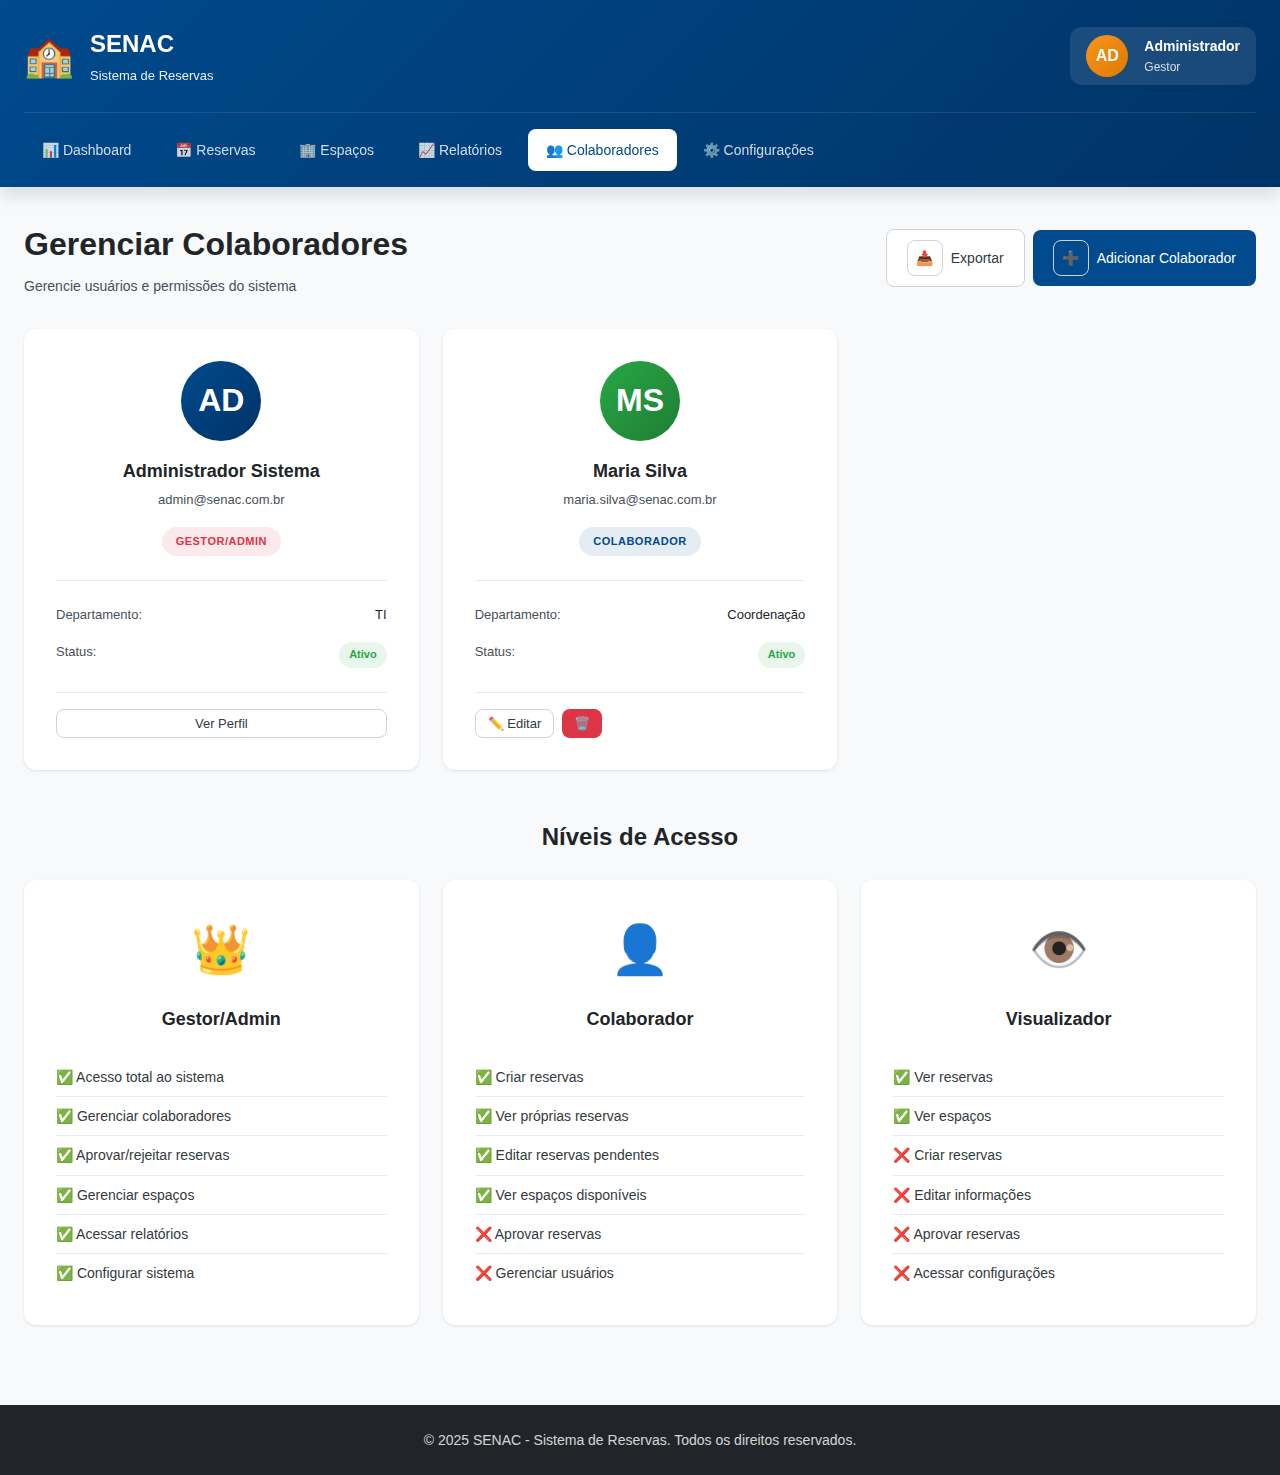
<file: sistemas-reservas-senac/pages/colaboradores.html>
<!DOCTYPE html>
<html lang="pt-BR">
<head>
    <meta charset="UTF-8">
    <meta name="viewport" content="width=device-width, initial-scale=1.0">
    <title>Colaboradores - Sistema SENAC</title>
    <link rel="stylesheet" href="../css/styles.css">
</head>
<body>
    <header class="header">
        <div class="container">
            <div class="header-top">
                <div class="logo">
                    <div class="logo-icon">🏫</div>
                    <div class="logo-text">
                        <h1>SENAC</h1>
                        <p>Sistema de Reservas</p>
                    </div>
                </div>
                <div class="user-info">
                    <div class="avatar">AD</div>
                    <div class="user-details">
                        <div class="username">Administrador</div>
                        <div class="role">Gestor</div>
                    </div>
                </div>
            </div>
            
            <nav class="nav">
                <a href="../index.html" class="nav-link">📊 Dashboard</a>
                <a href="./reservas.html" class="nav-link">📅 Reservas</a>
                <a href="./espacos.html" class="nav-link">🏢 Espaços</a>
                <a href="./relatorios.html" class="nav-link">📈 Relatórios</a>
                <a href="./colaboradores.html" class="nav-link active">👥 Colaboradores</a>
                <a href="./configuracoes.html" class="nav-link">⚙️ Configurações</a>
            </nav>
        </div>
    </header>

    <main class="main-content">
        <div class="container">
            <div class="page-header">
                <div>
                    <h2 class="page-title">Gerenciar Colaboradores</h2>
                    <p class="page-subtitle">Gerencie usuários e permissões do sistema</p>
                </div>
                <div class="page-actions">
                    <button class="btn btn-secondary" data-action="export-data">
                        <span class="btn-icon">📥</span>
                        Exportar
                    </button>
                    <button class="btn btn-primary" data-action="new-collaborator">
                        <span class="btn-icon">➕</span>
                        Adicionar Colaborador
                    </button>
                </div>
            </div>

            <div class="collaborators-grid">
                <div class="collaborator-card">
                    <div class="collaborator-avatar-large">AD</div>
                    <h3 class="collaborator-name">Administrador Sistema</h3>
                    <p class="collaborator-email">admin@senac.com.br</p>
                    <span class="role-badge role-admin">Gestor/Admin</span>
                    <div class="collaborator-info">
                        <div class="collaborator-info-item">
                            <span class="info-label">Departamento:</span>
                            <span class="info-value">TI</span>
                        </div>
                        <div class="collaborator-info-item">
                            <span class="info-label">Status:</span>
                            <span class="status-badge status-active">Ativo</span>
                        </div>
                    </div>
                    <div class="collaborator-actions">
                        <button class="btn btn-sm btn-secondary btn-block">Ver Perfil</button>
                    </div>
                </div>

                <div class="collaborator-card">
                    <div class="collaborator-avatar-large" style="background: linear-gradient(135deg, #28A745, #1E7E34)">MS</div>
                    <h3 class="collaborator-name">Maria Silva</h3>
                    <p class="collaborator-email">maria.silva@senac.com.br</p>
                    <span class="role-badge role-collaborator">Colaborador</span>
                    <div class="collaborator-info">
                        <div class="collaborator-info-item">
                            <span class="info-label">Departamento:</span>
                            <span class="info-value">Coordenação</span>
                        </div>
                        <div class="collaborator-info-item">
                            <span class="info-label">Status:</span>
                            <span class="status-badge status-active">Ativo</span>
                        </div>
                    </div>
                    <div class="collaborator-actions">
                        <button class="btn btn-sm btn-secondary">✏️ Editar</button>
                        <button class="btn btn-sm btn-danger" data-action="delete-collaborator" data-id="2">🗑️</button>
                    </div>
                </div>
            </div>

            <div class="permissions-section">
                <h3 class="section-title">Níveis de Acesso</h3>
                <div class="permissions-grid">
                    <div class="permission-card">
                        <div class="permission-icon">👑</div>
                        <h4>Gestor/Admin</h4>
                        <ul class="permission-list">
                            <li>✅ Acesso total ao sistema</li>
                            <li>✅ Gerenciar colaboradores</li>
                            <li>✅ Aprovar/rejeitar reservas</li>
                            <li>✅ Gerenciar espaços</li>
                            <li>✅ Acessar relatórios</li>
                            <li>✅ Configurar sistema</li>
                        </ul>
                    </div>

                    <div class="permission-card">
                        <div class="permission-icon">👤</div>
                        <h4>Colaborador</h4>
                        <ul class="permission-list">
                            <li>✅ Criar reservas</li>
                            <li>✅ Ver próprias reservas</li>
                            <li>✅ Editar reservas pendentes</li>
                            <li>✅ Ver espaços disponíveis</li>
                            <li>❌ Aprovar reservas</li>
                            <li>❌ Gerenciar usuários</li>
                        </ul>
                    </div>

                    <div class="permission-card">
                        <div class="permission-icon">👁️</div>
                        <h4>Visualizador</h4>
                        <ul class="permission-list">
                            <li>✅ Ver reservas</li>
                            <li>✅ Ver espaços</li>
                            <li>❌ Criar reservas</li>
                            <li>❌ Editar informações</li>
                            <li>❌ Aprovar reservas</li>
                            <li>❌ Acessar configurações</li>
                        </ul>
                    </div>
                </div>
            </div>
        </div>
    </main>

    <footer class="footer">
        <div class="container">
            <p>&copy; 2025 SENAC - Sistema de Reservas. Todos os direitos reservados.</p>
        </div>
    </footer>

    <script src="../js/app.js"></script>
</body>
</html>
</file>
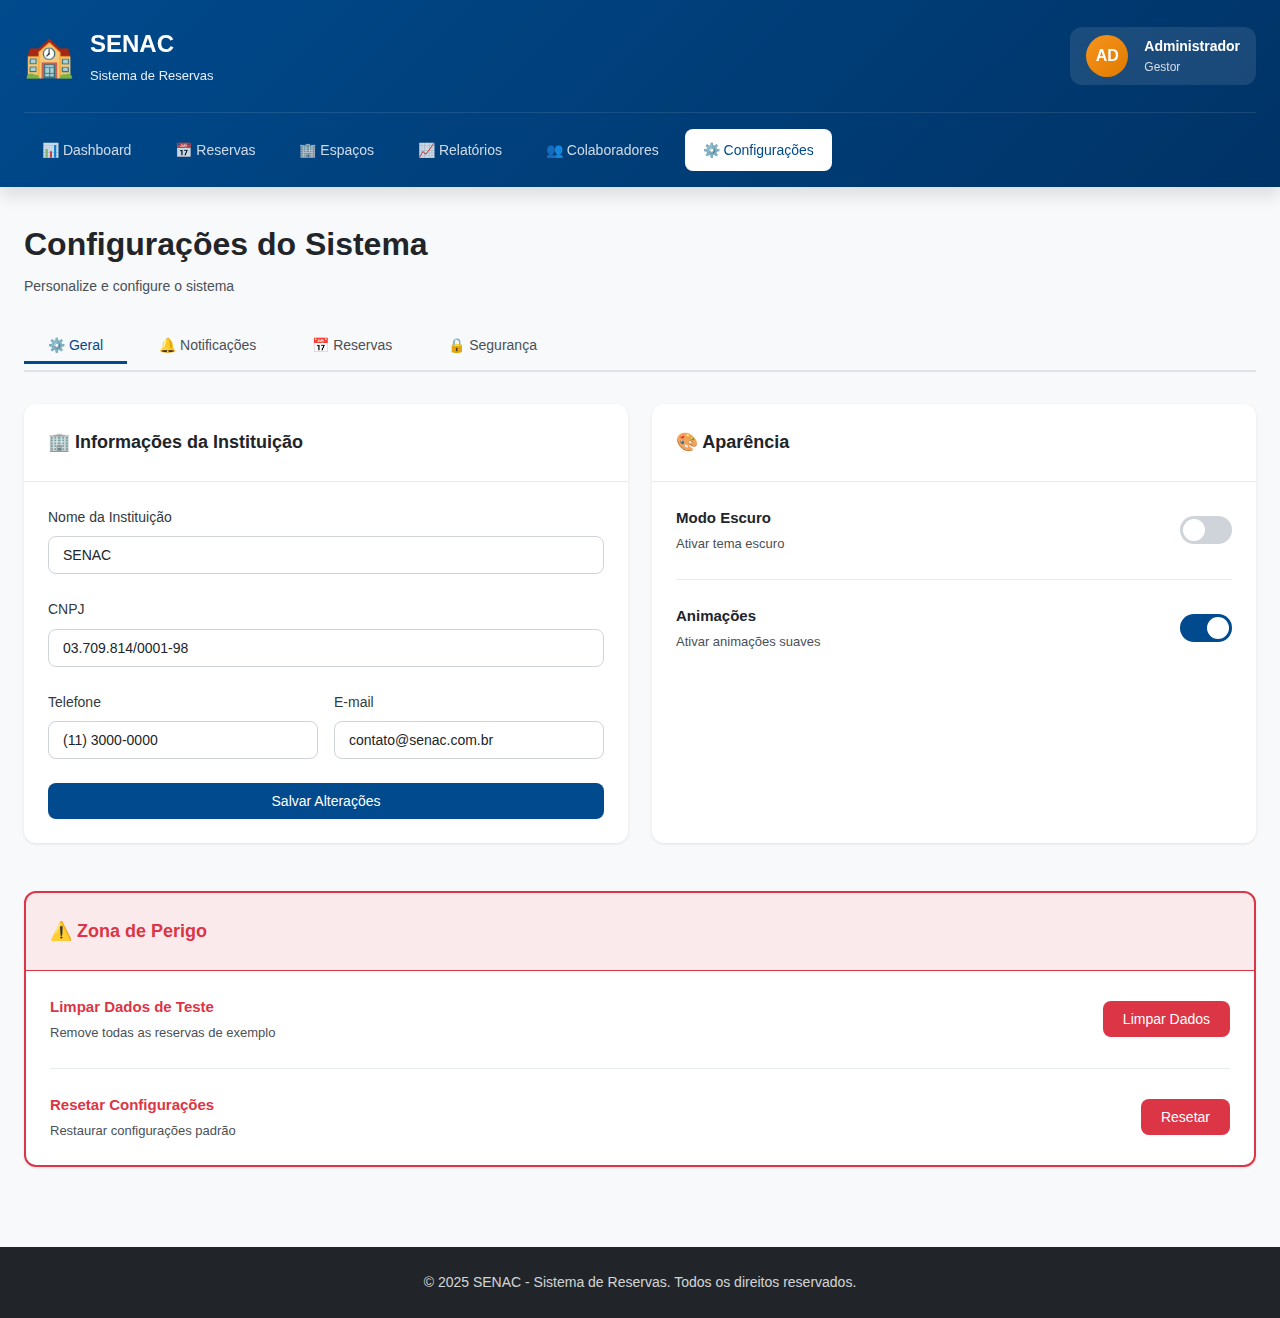
<file: sistemas-reservas-senac/pages/configuracoes.html>
<!DOCTYPE html>
<html lang="pt-BR">
<head>
    <meta charset="UTF-8">
    <meta name="viewport" content="width=device-width, initial-scale=1.0">
    <title>Configurações - Sistema SENAC</title>
    <link rel="stylesheet" href="../css/styles.css">
</head>
<body>
    <header class="header">
        <div class="container">
            <div class="header-top">
                <div class="logo">
                    <div class="logo-icon">🏫</div>
                    <div class="logo-text">
                        <h1>SENAC</h1>
                        <p>Sistema de Reservas</p>
                    </div>
                </div>
                <div class="user-info">
                    <div class="avatar">AD</div>
                    <div class="user-details">
                        <div class="username">Administrador</div>
                        <div class="role">Gestor</div>
                    </div>
                </div>
            </div>
            
            <nav class="nav">
                <a href="../index.html" class="nav-link">📊 Dashboard</a>
                <a href="./reservas.html" class="nav-link">📅 Reservas</a>
                <a href="./espacos.html" class="nav-link">🏢 Espaços</a>
                <a href="./relatorios.html" class="nav-link">📈 Relatórios</a>
                <a href="./colaboradores.html" class="nav-link">👥 Colaboradores</a>
                <a href="./configuracoes.html" class="nav-link active">⚙️ Configurações</a>
            </nav>
        </div>
    </header>

    <main class="main-content">
        <div class="container">
            <div class="page-header">
                <div>
                    <h2 class="page-title">Configurações do Sistema</h2>
                    <p class="page-subtitle">Personalize e configure o sistema</p>
                </div>
            </div>

            <div class="settings-tabs">
                <button class="settings-tab active" data-tab="general">⚙️ Geral</button>
                <button class="settings-tab" data-tab="notifications">🔔 Notificações</button>
                <button class="settings-tab" data-tab="reservations">📅 Reservas</button>
                <button class="settings-tab" data-tab="security">🔒 Segurança</button>
            </div>

            <div class="settings-content active" id="general">
                <div class="settings-grid">
                    <div class="card">
                        <div class="card-header">
                            <h3 class="card-title">🏢 Informações da Instituição</h3>
                        </div>
                        <div class="card-body">
                            <form class="settings-form">
                                <div class="form-group">
                                    <label class="form-label">Nome da Instituição</label>
                                    <input type="text" class="form-control" value="SENAC">
                                </div>
                                <div class="form-group">
                                    <label class="form-label">CNPJ</label>
                                    <input type="text" class="form-control" value="03.709.814/0001-98">
                                </div>
                                <div class="form-row">
                                    <div class="form-group">
                                        <label class="form-label">Telefone</label>
                                        <input type="tel" class="form-control" value="(11) 3000-0000">
                                    </div>
                                    <div class="form-group">
                                        <label class="form-label">E-mail</label>
                                        <input type="email" class="form-control" value="contato@senac.com.br">
                                    </div>
                                </div>
                                <button type="submit" class="btn btn-primary">Salvar Alterações</button>
                            </form>
                        </div>
                    </div>

                    <div class="card">
                        <div class="card-header">
                            <h3 class="card-title">🎨 Aparência</h3>
                        </div>
                        <div class="card-body">
                            <div class="setting-item">
                                <div class="setting-info">
                                    <div class="setting-title">Modo Escuro</div>
                                    <div class="setting-description">Ativar tema escuro</div>
                                </div>
                                <label class="toggle-switch">
                                    <input type="checkbox">
                                    <span class="toggle-slider"></span>
                                </label>
                            </div>
                            <div class="setting-item">
                                <div class="setting-info">
                                    <div class="setting-title">Animações</div>
                                    <div class="setting-description">Ativar animações suaves</div>
                                </div>
                                <label class="toggle-switch">
                                    <input type="checkbox" checked>
                                    <span class="toggle-slider"></span>
                                </label>
                            </div>
                        </div>
                    </div>
                </div>
            </div>

            <div class="settings-content" id="notifications">
                <div class="card">
                    <div class="card-header">
                        <h3 class="card-title">🔔 Configurações de Notificações</h3>
                    </div>
                    <div class="card-body">
                        <div class="setting-item">
                            <div class="setting-info">
                                <div class="setting-title">Notificações por E-mail</div>
                                <div class="setting-description">Receber notificações por e-mail</div>
                            </div>
                            <label class="toggle-switch">
                                <input type="checkbox" checked>
                                <span class="toggle-slider"></span>
                            </label>
                        </div>
                        <div class="setting-item">
                            <div class="setting-info">
                                <div class="setting-title">Nova Reserva Criada</div>
                                <div class="setting-description">Notificar quando criar reserva</div>
                            </div>
                            <label class="toggle-switch">
                                <input type="checkbox" checked>
                                <span class="toggle-slider"></span>
                            </label>
                        </div>
                        <div class="setting-item">
                            <div class="setting-info">
                                <div class="setting-title">Lembrete de Reserva</div>
                                <div class="setting-description">Lembrete 24h antes</div>
                            </div>
                            <label class="toggle-switch">
                                <input type="checkbox" checked>
                                <span class="toggle-slider"></span>
                            </label>
                        </div>
                    </div>
                </div>
            </div>

            <div class="settings-content" id="reservations">
                <div class="settings-grid">
                    <div class="card">
                        <div class="card-header">
                            <h3 class="card-title">📅 Regras de Reserva</h3>
                        </div>
                        <div class="card-body">
                            <div class="setting-item">
                                <div class="setting-info">
                                    <div class="setting-title">Aprovação Obrigatória</div>
                                    <div class="setting-description">Reservas precisam de aprovação</div>
                                </div>
                                <label class="toggle-switch">
                                    <input type="checkbox" checked>
                                    <span class="toggle-slider"></span>
                                </label>
                            </div>
                            <div class="setting-item">
                                <div class="setting-info">
                                    <div class="setting-title">Detecção de Conflitos</div>
                                    <div class="setting-description">Alertar conflitos automaticamente</div>
                                </div>
                                <label class="toggle-switch">
                                    <input type="checkbox" checked>
                                    <span class="toggle-slider"></span>
                                </label>
                            </div>
                        </div>
                    </div>

                    <div class="card">
                        <div class="card-header">
                            <h3 class="card-title">⏰ Horários e Limites</h3>
                        </div>
                        <div class="card-body">
                            <form class="settings-form">
                                <div class="form-row">
                                    <div class="form-group">
                                        <label class="form-label">Horário de Abertura</label>
                                        <input type="time" class="form-control" value="07:00">
                                    </div>
                                    <div class="form-group">
                                        <label class="form-label">Horário de Fechamento</label>
                                        <input type="time" class="form-control" value="22:00">
                                    </div>
                                </div>
                                <button type="submit" class="btn btn-primary">Salvar</button>
                            </form>
                        </div>
                    </div>
                </div>
            </div>

            <div class="settings-content" id="security">
                <div class="settings-grid">
                    <div class="card">
                        <div class="card-header">
                            <h3 class="card-title">🔒 Segurança da Conta</h3>
                        </div>
                        <div class="card-body">
                            <form class="settings-form">
                                <div class="form-group">
                                    <label class="form-label">Senha Atual</label>
                                    <input type="password" class="form-control" placeholder="Digite sua senha atual">
                                </div>
                                <div class="form-group">
                                    <label class="form-label">Nova Senha</label>
                                    <input type="password" class="form-control" placeholder="Digite a nova senha">
                                </div>
                                <div class="form-group">
                                    <label class="form-label">Confirmar Nova Senha</label>
                                    <input type="password" class="form-control" placeholder="Confirme a nova senha">
                                </div>
                                <button type="submit" class="btn btn-primary">Alterar Senha</button>
                            </form>
                        </div>
                    </div>

                    <div class="card">
                        <div class="card-header">
                            <h3 class="card-title">🛡️ Autenticação</h3>
                        </div>
                        <div class="card-body">
                            <div class="setting-item">
                                <div class="setting-info">
                                    <div class="setting-title">Autenticação em Dois Fatores</div>
                                    <div class="setting-description">Segurança extra</div>
                                </div>
                                <label class="toggle-switch">
                                    <input type="checkbox">
                                    <span class="toggle-slider"></span>
                                </label>
                            </div>
                            <div class="setting-item">
                                <div class="setting-info">
                                    <div class="setting-title">Logout Automático</div>
                                    <div class="setting-description">Após 30min de inatividade</div>
                                </div>
                                <label class="toggle-switch">
                                    <input type="checkbox" checked>
                                    <span class="toggle-slider"></span>
                                </label>
                            </div>
                        </div>
                    </div>
                </div>
            </div>

            <div class="card danger-zone">
                <div class="card-header">
                    <h3 class="card-title">⚠️ Zona de Perigo</h3>
                </div>
                <div class="card-body">
                    <div class="danger-item">
                        <div class="danger-info">
                            <div class="danger-title">Limpar Dados de Teste</div>
                            <div class="danger-description">Remove todas as reservas de exemplo</div>
                        </div>
                        <button class="btn btn-danger" onclick="if(confirm('Limpar todos os dados?')) { localStorage.clear(); Toast.show('Dados limpos!', 'success'); setTimeout(() => location.reload(), 1000); }">
                            Limpar Dados
                        </button>
                    </div>
                    <div class="danger-item">
                        <div class="danger-info">
                            <div class="danger-title">Resetar Configurações</div>
                            <div class="danger-description">Restaurar configurações padrão</div>
                        </div>
                        <button class="btn btn-danger" onclick="if(confirm('Resetar tudo?')) { localStorage.clear(); Toast.show('Sistema resetado!', 'info'); setTimeout(() => location.href='index.html', 1000); }">
                            Resetar
                        </button>
                    </div>
                </div>
            </div>
        </div>
    </main>

    <footer class="footer">
        <div class="container">
            <p>&copy; 2025 SENAC - Sistema de Reservas. Todos os direitos reservados.</p>
        </div>
    </footer>

    <script src="../js/app.js"></script>
</body>
</html>
</file>
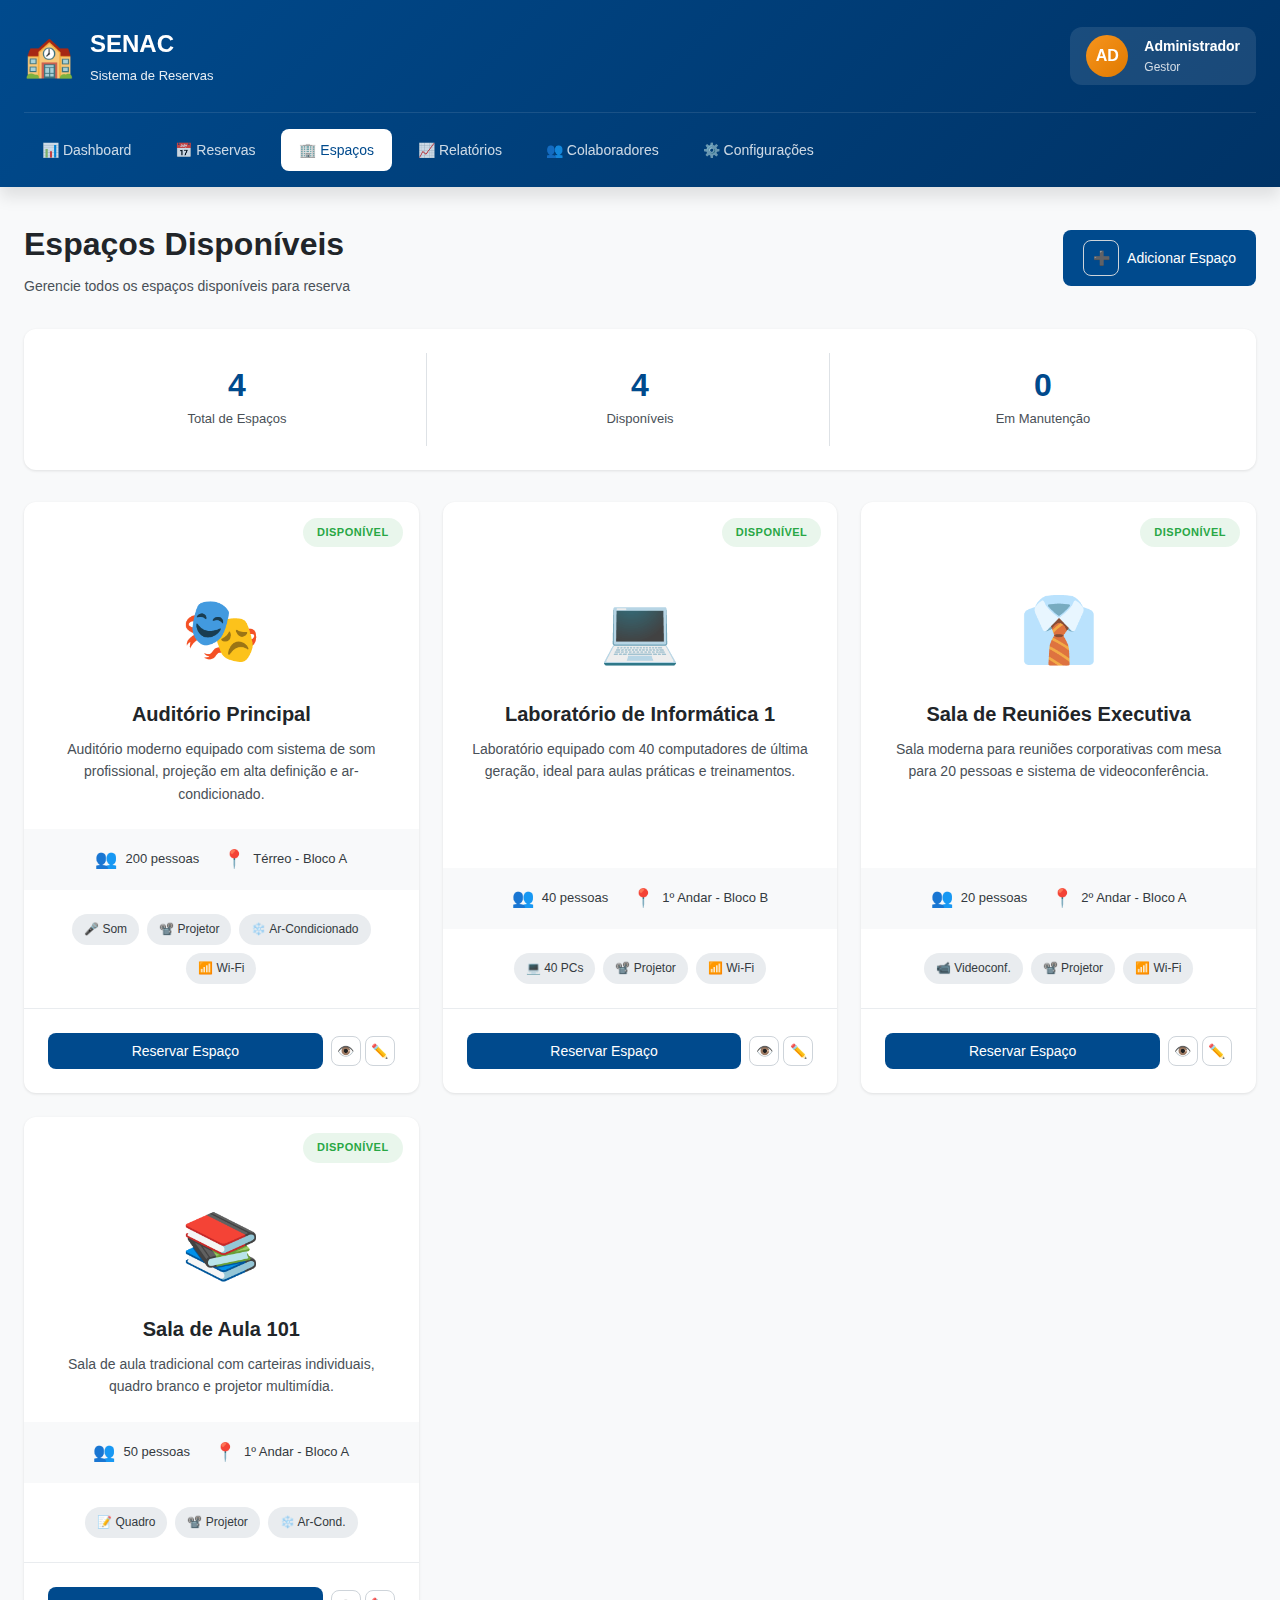
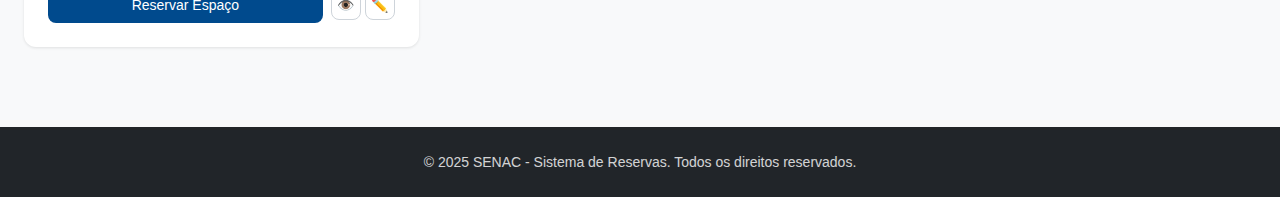
<file: sistemas-reservas-senac/pages/espacos.html>
<!DOCTYPE html>
<html lang="pt-BR">
<head>
    <meta charset="UTF-8">
    <meta name="viewport" content="width=device-width, initial-scale=1.0">
    <title>Espaços - Sistema SENAC</title>
    <link rel="stylesheet" href="../css/styles.css">
</head>
<body>
    <header class="header">
        <div class="container">
            <div class="header-top">
                <div class="logo">
                    <div class="logo-icon">🏫</div>
                    <div class="logo-text">
                        <h1>SENAC</h1>
                        <p>Sistema de Reservas</p>
                    </div>
                </div>
                <div class="user-info">
                    <div class="avatar">AD</div>
                    <div class="user-details">
                        <div class="username">Administrador</div>
                        <div class="role">Gestor</div>
                    </div>
                </div>
            </div>
            
            <nav class="nav">
                <a href="../index.html" class="nav-link">📊 Dashboard</a>
                <a href="./reservas.html" class="nav-link">📅 Reservas</a>
                <a href="./espacos.html" class="nav-link active">🏢 Espaços</a>
                <a href="./relatorios.html" class="nav-link">📈 Relatórios</a>
                <a href="./colaboradores.html" class="nav-link">👥 Colaboradores</a>
                <a href="./configuracoes.html" class="nav-link">⚙️ Configurações</a>
            </nav>
        </div>
    </header>

    <main class="main-content">
        <div class="container">
            <div class="page-header">
                <div>
                    <h2 class="page-title">Espaços Disponíveis</h2>
                    <p class="page-subtitle">Gerencie todos os espaços disponíveis para reserva</p>
                </div>
                <div class="page-actions">
                    <button class="btn btn-primary" data-action="new-space">
                        <span class="btn-icon">➕</span>
                        Adicionar Espaço
                    </button>
                </div>
            </div>

            <div class="quick-stats">
                <div class="quick-stat-item">
                    <span class="quick-stat-number">4</span>
                    <span class="quick-stat-label">Total de Espaços</span>
                </div>
                <div class="quick-stat-item">
                    <span class="quick-stat-number">4</span>
                    <span class="quick-stat-label">Disponíveis</span>
                </div>
                <div class="quick-stat-item">
                    <span class="quick-stat-number">0</span>
                    <span class="quick-stat-label">Em Manutenção</span>
                </div>
            </div>

            <div class="spaces-grid">
                <div class="space-card">
                    <div class="space-card-header">
                        <span class="space-badge space-badge-available">Disponível</span>
                    </div>
                    <div class="space-card-icon">🎭</div>
                    <h3 class="space-card-title">Auditório Principal</h3>
                    <p class="space-card-description">
                        Auditório moderno equipado com sistema de som profissional, 
                        projeção em alta definição e ar-condicionado.
                    </p>
                    <div class="space-card-details">
                        <div class="space-detail-item">
                            <span class="space-detail-icon">👥</span>
                            <span class="space-detail-text">200 pessoas</span>
                        </div>
                        <div class="space-detail-item">
                            <span class="space-detail-icon">📍</span>
                            <span class="space-detail-text">Térreo - Bloco A</span>
                        </div>
                    </div>
                    <div class="space-card-resources">
                        <span class="resource-tag">🎤 Som</span>
                        <span class="resource-tag">📽️ Projetor</span>
                        <span class="resource-tag">❄️ Ar-Condicionado</span>
                        <span class="resource-tag">📶 Wi-Fi</span>
                    </div>
                    <div class="space-card-actions">
                        <button class="btn btn-primary btn-block" data-action="reserve-space" data-id="1">Reservar Espaço</button>
                        <div class="space-card-icons">
                            <button class="btn-icon btn-icon-sm" title="Ver detalhes">👁️</button>
                            <button class="btn-icon btn-icon-sm" title="Editar">✏️</button>
                        </div>
                    </div>
                </div>

                <div class="space-card">
                    <div class="space-card-header">
                        <span class="space-badge space-badge-available">Disponível</span>
                    </div>
                    <div class="space-card-icon">💻</div>
                    <h3 class="space-card-title">Laboratório de Informática 1</h3>
                    <p class="space-card-description">
                        Laboratório equipado com 40 computadores de última geração, 
                        ideal para aulas práticas e treinamentos.
                    </p>
                    <div class="space-card-details">
                        <div class="space-detail-item">
                            <span class="space-detail-icon">👥</span>
                            <span class="space-detail-text">40 pessoas</span>
                        </div>
                        <div class="space-detail-item">
                            <span class="space-detail-icon">📍</span>
                            <span class="space-detail-text">1º Andar - Bloco B</span>
                        </div>
                    </div>
                    <div class="space-card-resources">
                        <span class="resource-tag">💻 40 PCs</span>
                        <span class="resource-tag">📽️ Projetor</span>
                        <span class="resource-tag">📶 Wi-Fi</span>
                    </div>
                    <div class="space-card-actions">
                        <button class="btn btn-primary btn-block" data-action="reserve-space" data-id="2">Reservar Espaço</button>
                        <div class="space-card-icons">
                            <button class="btn-icon btn-icon-sm" title="Ver detalhes">👁️</button>
                            <button class="btn-icon btn-icon-sm" title="Editar">✏️</button>
                        </div>
                    </div>
                </div>

                <div class="space-card">
                    <div class="space-card-header">
                        <span class="space-badge space-badge-available">Disponível</span>
                    </div>
                    <div class="space-card-icon">👔</div>
                    <h3 class="space-card-title">Sala de Reuniões Executiva</h3>
                    <p class="space-card-description">
                        Sala moderna para reuniões corporativas com mesa para 20 pessoas 
                        e sistema de videoconferência.
                    </p>
                    <div class="space-card-details">
                        <div class="space-detail-item">
                            <span class="space-detail-icon">👥</span>
                            <span class="space-detail-text">20 pessoas</span>
                        </div>
                        <div class="space-detail-item">
                            <span class="space-detail-icon">📍</span>
                            <span class="space-detail-text">2º Andar - Bloco A</span>
                        </div>
                    </div>
                    <div class="space-card-resources">
                        <span class="resource-tag">📹 Videoconf.</span>
                        <span class="resource-tag">📽️ Projetor</span>
                        <span class="resource-tag">📶 Wi-Fi</span>
                    </div>
                    <div class="space-card-actions">
                        <button class="btn btn-primary btn-block" data-action="reserve-space" data-id="3">Reservar Espaço</button>
                        <div class="space-card-icons">
                            <button class="btn-icon btn-icon-sm" title="Ver detalhes">👁️</button>
                            <button class="btn-icon btn-icon-sm" title="Editar">✏️</button>
                        </div>
                    </div>
                </div>

                <div class="space-card">
                    <div class="space-card-header">
                        <span class="space-badge space-badge-available">Disponível</span>
                    </div>
                    <div class="space-card-icon">📚</div>
                    <h3 class="space-card-title">Sala de Aula 101</h3>
                    <p class="space-card-description">
                        Sala de aula tradicional com carteiras individuais, 
                        quadro branco e projetor multimídia.
                    </p>
                    <div class="space-card-details">
                        <div class="space-detail-item">
                            <span class="space-detail-icon">👥</span>
                            <span class="space-detail-text">50 pessoas</span>
                        </div>
                        <div class="space-detail-item">
                            <span class="space-detail-icon">📍</span>
                            <span class="space-detail-text">1º Andar - Bloco A</span>
                        </div>
                    </div>
                    <div class="space-card-resources">
                        <span class="resource-tag">📝 Quadro</span>
                        <span class="resource-tag">📽️ Projetor</span>
                        <span class="resource-tag">❄️ Ar-Cond.</span>
                    </div>
                    <div class="space-card-actions">
                        <button class="btn btn-primary btn-block" data-action="reserve-space" data-id="4">Reservar Espaço</button>
                        <div class="space-card-icons">
                            <button class="btn-icon btn-icon-sm" title="Ver detalhes">👁️</button>
                            <button class="btn-icon btn-icon-sm" title="Editar">✏️</button>
                        </div>
                    </div>
                </div>
            </div>
        </div>
    </main>

    <footer class="footer">
        <div class="container">
            <p>&copy; 2025 SENAC - Sistema de Reservas. Todos os direitos reservados.</p>
        </div>
    </footer>

    <script src="../js/app.js"></script>
</body>
</html>
</file>
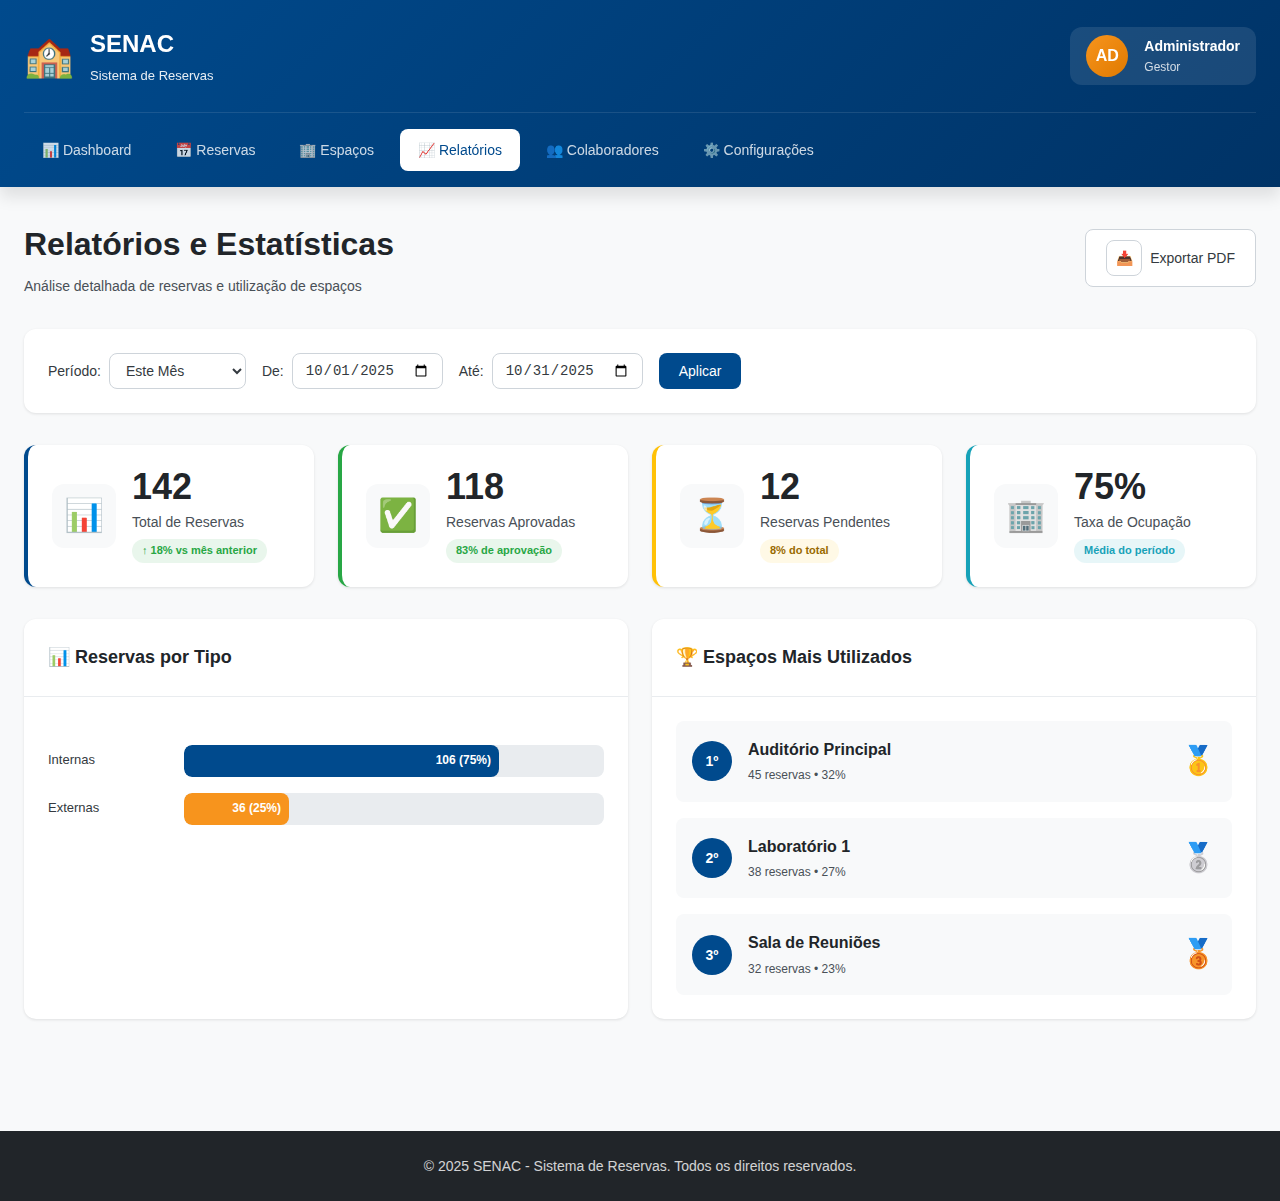
<file: sistemas-reservas-senac/pages/relatorios.html>
<!DOCTYPE html>
<html lang="pt-BR">
<head>
    <meta charset="UTF-8">
    <meta name="viewport" content="width=device-width, initial-scale=1.0">
    <title>Relatórios - Sistema SENAC</title>
    <link rel="stylesheet" href="../css/styles.css">
</head>
<body>
    <header class="header">
        <div class="container">
            <div class="header-top">
                <div class="logo">
                    <div class="logo-icon">🏫</div>
                    <div class="logo-text">
                        <h1>SENAC</h1>
                        <p>Sistema de Reservas</p>
                    </div>
                </div>
                <div class="user-info">
                    <div class="avatar">AD</div>
                    <div class="user-details">
                        <div class="username">Administrador</div>
                        <div class="role">Gestor</div>
                    </div>
                </div>
            </div>
            
            <nav class="nav">
                <a href="../index.html" class="nav-link">📊 Dashboard</a>
                <a href="./reservas.html" class="nav-link">📅 Reservas</a>
                <a href="./espacos.html" class="nav-link">🏢 Espaços</a>
                <a href="./relatorios.html" class="nav-link active">📈 Relatórios</a>
                <a href="./colaboradores.html" class="nav-link">👥 Colaboradores</a>
                <a href="./configuracoes.html" class="nav-link">⚙️ Configurações</a>
            </nav>
        </div>
    </header>

    <main class="main-content">
        <div class="container">
            <div class="page-header">
                <div>
                    <h2 class="page-title">Relatórios e Estatísticas</h2>
                    <p class="page-subtitle">Análise detalhada de reservas e utilização de espaços</p>
                </div>
                <div class="page-actions">
                    <button class="btn btn-secondary" data-action="export-data">
                        <span class="btn-icon">📥</span>
                        Exportar PDF
                    </button>
                </div>
            </div>

            <div class="report-filter">
                <div class="filter-group">
                    <label class="filter-label">Período:</label>
                    <select class="filter-select">
                        <option value="week">Esta Semana</option>
                        <option value="month" selected>Este Mês</option>
                        <option value="quarter">Este Trimestre</option>
                        <option value="year">Este Ano</option>
                    </select>
                </div>
                <div class="filter-group">
                    <label class="filter-label">De:</label>
                    <input type="date" class="filter-input" value="2025-10-01">
                </div>
                <div class="filter-group">
                    <label class="filter-label">Até:</label>
                    <input type="date" class="filter-input" value="2025-10-31">
                </div>
                <button class="btn btn-primary">Aplicar</button>
            </div>

            <div class="stats-grid">
                <div class="stat-card stat-primary">
                    <div class="stat-icon">📊</div>
                    <div class="stat-content">
                        <h3 class="stat-number">142</h3>
                        <p class="stat-label">Total de Reservas</p>
                        <span class="stat-badge stat-badge-success">↑ 18% vs mês anterior</span>
                    </div>
                </div>

                <div class="stat-card stat-success">
                    <div class="stat-icon">✅</div>
                    <div class="stat-content">
                        <h3 class="stat-number">118</h3>
                        <p class="stat-label">Reservas Aprovadas</p>
                        <span class="stat-badge stat-badge-success">83% de aprovação</span>
                    </div>
                </div>

                <div class="stat-card stat-warning">
                    <div class="stat-icon">⏳</div>
                    <div class="stat-content">
                        <h3 class="stat-number">12</h3>
                        <p class="stat-label">Reservas Pendentes</p>
                        <span class="stat-badge stat-badge-warning">8% do total</span>
                    </div>
                </div>

                <div class="stat-card stat-info">
                    <div class="stat-icon">🏢</div>
                    <div class="stat-content">
                        <h3 class="stat-number">75%</h3>
                        <p class="stat-label">Taxa de Ocupação</p>
                        <span class="stat-badge stat-badge-info">Média do período</span>
                    </div>
                </div>
            </div>

            <div class="reports-grid">
                <div class="card">
                    <div class="card-header">
                        <h3 class="card-title">📊 Reservas por Tipo</h3>
                    </div>
                    <div class="card-body">
                        <div class="chart-placeholder">
                            <div class="chart-bar-group">
                                <div class="chart-bar-item">
                                    <div class="chart-bar-label">Internas</div>
                                    <div class="chart-bar-wrapper">
                                        <div class="chart-bar" style="width: 75%; background: var(--primary)">
                                            <span class="chart-bar-value">106 (75%)</span>
                                        </div>
                                    </div>
                                </div>
                                <div class="chart-bar-item">
                                    <div class="chart-bar-label">Externas</div>
                                    <div class="chart-bar-wrapper">
                                        <div class="chart-bar" style="width: 25%; background: var(--secondary)">
                                            <span class="chart-bar-value">36 (25%)</span>
                                        </div>
                                    </div>
                                </div>
                            </div>
                        </div>
                    </div>
                </div>

                <div class="card">
                    <div class="card-header">
                        <h3 class="card-title">🏆 Espaços Mais Utilizados</h3>
                    </div>
                    <div class="card-body">
                        <div class="ranking-list">
                            <div class="ranking-item">
                                <div class="ranking-position">1º</div>
                                <div class="ranking-content">
                                    <div class="ranking-name">Auditório Principal</div>
                                    <div class="ranking-stats">45 reservas • 32%</div>
                                </div>
                                <div class="ranking-badge">🥇</div>
                            </div>
                            <div class="ranking-item">
                                <div class="ranking-position">2º</div>
                                <div class="ranking-content">
                                    <div class="ranking-name">Laboratório 1</div>
                                    <div class="ranking-stats">38 reservas • 27%</div>
                                </div>
                                <div class="ranking-badge">🥈</div>
                            </div>
                            <div class="ranking-item">
                                <div class="ranking-position">3º</div>
                                <div class="ranking-content">
                                    <div class="ranking-name">Sala de Reuniões</div>
                                    <div class="ranking-stats">32 reservas • 23%</div>
                                </div>
                                <div class="ranking-badge">🥉</div>
                            </div>
                        </div>
                    </div>
                </div>
            </div>
        </div>
    </main>

    <footer class="footer">
        <div class="container">
            <p>&copy; 2025 SENAC - Sistema de Reservas. Todos os direitos reservados.</p>
        </div>
    </footer>

    <script src="../js/app.js"></script>
</body>
</html>
</file>
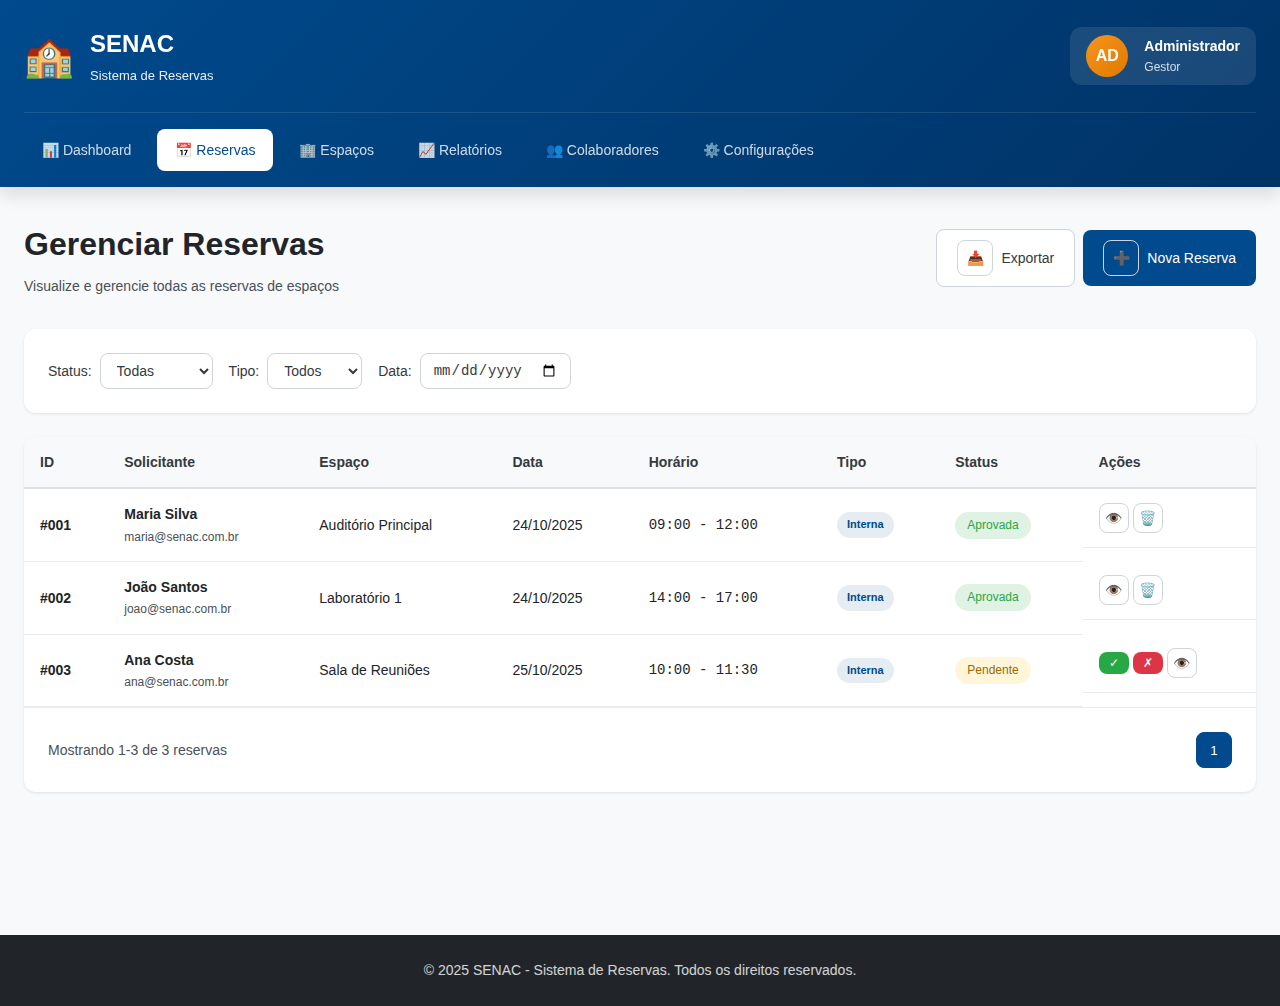
<file: sistemas-reservas-senac/pages/reservas.html>
<!DOCTYPE html>
<html lang="pt-BR">
<head>
    <meta charset="UTF-8">
    <meta name="viewport" content="width=device-width, initial-scale=1.0">
    <title>Reservas - Sistema SENAC</title>
    <link rel="stylesheet" href="../css/styles.css">
</head>
<body>
    <header class="header">
        <div class="container">
            <div class="header-top">
                <div class="logo">
                    <div class="logo-icon">🏫</div>
                    <div class="logo-text">
                        <h1>SENAC</h1>
                        <p>Sistema de Reservas</p>
                    </div>
                </div>
                <div class="user-info">
                    <div class="avatar">AD</div>
                    <div class="user-details">
                        <div class="username">Administrador</div>
                        <div class="role">Gestor</div>
                    </div>
                </div>
            </div>
            
            <nav class="nav">
                <a href="../index.html" class="nav-link">📊 Dashboard</a>
                <a href="./reservas.html" class="nav-link active">📅 Reservas</a>
                <a href="./espacos.html" class="nav-link">🏢 Espaços</a>
                <a href="./relatorios.html" class="nav-link">📈 Relatórios</a>
                <a href="./colaboradores.html" class="nav-link">👥 Colaboradores</a>
                <a href="./configuracoes.html" class="nav-link">⚙️ Configurações</a>
            </nav>
        </div>
    </header>

    <main class="main-content">
        <div class="container">
            <div class="page-header">
                <div>
                    <h2 class="page-title">Gerenciar Reservas</h2>
                    <p class="page-subtitle">Visualize e gerencie todas as reservas de espaços</p>
                </div>
                <div class="page-actions">
                    <button class="btn btn-secondary" data-action="export-data">
                        <span class="btn-icon">📥</span>
                        Exportar
                    </button>
                    <button class="btn btn-primary" data-action="new-reservation">
                        <span class="btn-icon">➕</span>
                        Nova Reserva
                    </button>
                </div>
            </div>

            <div class="filters-bar">
                <div class="filter-group">
                    <label class="filter-label">Status:</label>
                    <select class="filter-select">
                        <option value="all">Todas</option>
                        <option value="pending">Pendentes</option>
                        <option value="approved">Aprovadas</option>
                        <option value="rejected">Rejeitadas</option>
                    </select>
                </div>
                <div class="filter-group">
                    <label class="filter-label">Tipo:</label>
                    <select class="filter-select">
                        <option value="all">Todos</option>
                        <option value="internal">Interna</option>
                        <option value="external">Externa</option>
                    </select>
                </div>
                <div class="filter-group">
                    <label class="filter-label">Data:</label>
                    <input type="date" class="filter-input">
                </div>
            </div>

            <div class="card">
                <div class="table-wrapper">
                    <table class="table">
                        <thead>
                            <tr>
                                <th>ID</th>
                                <th>Solicitante</th>
                                <th>Espaço</th>
                                <th>Data</th>
                                <th>Horário</th>
                                <th>Tipo</th>
                                <th>Status</th>
                                <th>Ações</th>
                            </tr>
                        </thead>
                        <tbody>
                            <tr>
                                <td class="td-id">#001</td>
                                <td>
                                    <div class="td-user">
                                        <strong>Maria Silva</strong>
                                        <span class="td-email">maria@senac.com.br</span>
                                    </div>
                                </td>
                                <td>Auditório Principal</td>
                                <td>24/10/2025</td>
                                <td class="td-time">09:00 - 12:00</td>
                                <td><span class="badge-type badge-internal">Interna</span></td>
                                <td><span class="badge badge-approved">Aprovada</span></td>
                                <td class="td-actions">
                                    <button class="btn-icon btn-icon-sm" data-action="view-reservation" data-id="1" title="Ver detalhes">👁️</button>
                                    <button class="btn-icon btn-icon-sm" data-action="delete-reservation" data-id="1" title="Excluir">🗑️</button>
                                </td>
                            </tr>
                            <tr>
                                <td class="td-id">#002</td>
                                <td>
                                    <div class="td-user">
                                        <strong>João Santos</strong>
                                        <span class="td-email">joao@senac.com.br</span>
                                    </div>
                                </td>
                                <td>Laboratório 1</td>
                                <td>24/10/2025</td>
                                <td class="td-time">14:00 - 17:00</td>
                                <td><span class="badge-type badge-internal">Interna</span></td>
                                <td><span class="badge badge-approved">Aprovada</span></td>
                                <td class="td-actions">
                                    <button class="btn-icon btn-icon-sm" data-action="view-reservation" data-id="2" title="Ver detalhes">👁️</button>
                                    <button class="btn-icon btn-icon-sm" data-action="delete-reservation" data-id="2" title="Excluir">🗑️</button>
                                </td>
                            </tr>
                            <tr>
                                <td class="td-id">#003</td>
                                <td>
                                    <div class="td-user">
                                        <strong>Ana Costa</strong>
                                        <span class="td-email">ana@senac.com.br</span>
                                    </div>
                                </td>
                                <td>Sala de Reuniões</td>
                                <td>25/10/2025</td>
                                <td class="td-time">10:00 - 11:30</td>
                                <td><span class="badge-type badge-internal">Interna</span></td>
                                <td><span class="badge badge-pending">Pendente</span></td>
                                <td class="td-actions">
                                    <button class="btn btn-xs btn-success" data-action="approve-reservation" data-id="3" title="Aprovar">✓</button>
                                    <button class="btn btn-xs btn-danger" data-action="reject-reservation" data-id="3" title="Rejeitar">✗</button>
                                    <button class="btn-icon btn-icon-sm" data-action="view-reservation" data-id="3" title="Ver">👁️</button>
                                </td>
                            </tr>
                        </tbody>
                    </table>
                </div>

                <div class="table-pagination">
                    <div class="pagination-info">Mostrando 1-3 de 3 reservas</div>
                    <div class="pagination-controls">
                        <button class="btn-icon active">1</button>
                    </div>
                </div>
            </div>
        </div>
    </main>

    <footer class="footer">
        <div class="container">
            <p>&copy; 2025 SENAC - Sistema de Reservas. Todos os direitos reservados.</p>
        </div>
    </footer>

    <script src="../js/app.js"></script>
</body>
</html>
</file>
<file: sistemas-reservas-senac/css/styles.css>
/* ============================================
   SISTEMA DE RESERVAS SENAC - ESTILOS
   ============================================ */

/* === RESET E BASE === */
* {
    margin: 0;
    padding: 0;
    box-sizing: border-box;
}

:root {
    /* Cores SENAC */
    --primary: #004A8D;
    --primary-dark: #003366;
    --primary-light: #3A7BB9;
    --secondary: #F7941D;
    --secondary-dark: #E07A00;
    
    /* Cores de Status */
    --success: #28A745;
    --warning: #FFC107;
    --danger: #DC3545;
    --info: #17A2B8;
    
    /* Cores Neutras */
    --white: #FFFFFF;
    --gray-50: #F8F9FA;
    --gray-100: #E9ECEF;
    --gray-200: #DEE2E6;
    --gray-300: #CED4DA;
    --gray-400: #ADB5BD;
    --gray-500: #6C757D;
    --gray-600: #495057;
    --gray-700: #343A40;
    --gray-800: #212529;
    
    /* Espaçamentos */
    --spacing-xs: 4px;
    --spacing-sm: 8px;
    --spacing-md: 16px;
    --spacing-lg: 24px;
    --spacing-xl: 32px;
    --spacing-2xl: 48px;
    
    /* Border Radius */
    --radius-sm: 4px;
    --radius-md: 8px;
    --radius-lg: 12px;
    --radius-xl: 16px;
    --radius-full: 9999px;
    
    /* Sombras */
    --shadow-sm: 0 1px 3px rgba(0, 0, 0, 0.1);
    --shadow-md: 0 4px 6px rgba(0, 0, 0, 0.1);
    --shadow-lg: 0 10px 15px rgba(0, 0, 0, 0.1);
    --shadow-xl: 0 20px 25px rgba(0, 0, 0, 0.15);
    
    /* Transições */
    --transition-fast: 150ms ease;
    --transition-base: 300ms ease;
}

body {
    font-family: -apple-system, BlinkMacSystemFont, 'Segoe UI', Roboto, 'Helvetica Neue', Arial, sans-serif;
    font-size: 16px;
    line-height: 1.6;
    color: var(--gray-800);
    background: var(--gray-50);
    min-height: 100vh;
}

/* === CONTAINER === */
.container {
    max-width: 1400px;
    margin: 0 auto;
    padding: 0 var(--spacing-lg);
}

/* === HEADER === */
.header {
    background: linear-gradient(135deg, var(--primary), var(--primary-dark));
    color: var(--white);
    box-shadow: var(--shadow-lg);
    position: sticky;
    top: 0;
    z-index: 1000;
}

.header-top {
    display: flex;
    justify-content: space-between;
    align-items: center;
    padding: var(--spacing-lg) 0;
}

/* Logo */
.logo {
    display: flex;
    align-items: center;
    gap: var(--spacing-md);
}

.logo-icon {
    font-size: 40px;
}

.logo-text h1 {
    font-size: 24px;
    font-weight: 700;
    color: var(--white);
    margin-bottom: 2px;
}

.logo-text p {
    font-size: 13px;
    color: rgba(255, 255, 255, 0.9);
}

/* User Info */
.user-info {
    display: flex;
    align-items: center;
    gap: var(--spacing-md);
    padding: var(--spacing-sm) var(--spacing-md);
    background: rgba(255, 255, 255, 0.1);
    border-radius: var(--radius-lg);
    transition: background var(--transition-fast);
}

.user-info:hover {
    background: rgba(255, 255, 255, 0.15);
}

.avatar {
    width: 42px;
    height: 42px;
    background: linear-gradient(135deg, var(--secondary), var(--secondary-dark));
    border-radius: var(--radius-full);
    display: flex;
    align-items: center;
    justify-content: center;
    font-weight: 700;
    font-size: 16px;
    color: var(--white);
}

.user-details {
    display: flex;
    flex-direction: column;
}

.username {
    font-size: 14px;
    font-weight: 600;
    color: var(--white);
}

.role {
    font-size: 12px;
    color: rgba(255, 255, 255, 0.8);
}

/* === NAVIGATION === */
.nav {
    display: flex;
    gap: var(--spacing-sm);
    padding: var(--spacing-md) 0;
    border-top: 1px solid rgba(255, 255, 255, 0.1);
    overflow-x: auto;
    scrollbar-width: none;
}

.nav::-webkit-scrollbar {
    display: none;
}

.nav-link {
    padding: 10px 18px;
    color: rgba(255, 255, 255, 0.8);
    text-decoration: none;
    border-radius: var(--radius-md);
    transition: all var(--transition-fast);
    white-space: nowrap;
    font-size: 14px;
    font-weight: 500;
    display: flex;
    align-items: center;
    gap: var(--spacing-sm);
}

.nav-link:hover {
    background: rgba(255, 255, 255, 0.1);
    color: var(--white);
}

.nav-link.active {
    background: var(--white);
    color: var(--primary);
}

/* === MAIN CONTENT === */
.main-content {
    padding: var(--spacing-xl) 0;
    min-height: calc(100vh - 200px);
}

/* === PAGE HEADER === */
.page-header {
    display: flex;
    justify-content: space-between;
    align-items: center;
    margin-bottom: var(--spacing-xl);
    gap: var(--spacing-lg);
    flex-wrap: wrap;
}

.page-title {
    font-size: 32px;
    font-weight: 700;
    color: var(--gray-800);
    margin-bottom: 4px;
}

.page-subtitle {
    font-size: 14px;
    color: var(--gray-600);
}

.page-actions {
    display: flex;
    gap: var(--spacing-sm);
    align-items: center;
}

/* === BUTTONS === */
.btn {
    display: inline-flex;
    align-items: center;
    justify-content: center;
    gap: var(--spacing-sm);
    padding: 10px 20px;
    font-size: 14px;
    font-weight: 500;
    border: none;
    border-radius: var(--radius-md);
    cursor: pointer;
    transition: all var(--transition-fast);
    white-space: nowrap;
}

.btn:hover {
    transform: translateY(-1px);
    box-shadow: var(--shadow-md);
}

.btn-primary {
    background: var(--primary);
    color: var(--white);
}

.btn-primary:hover {
    background: var(--primary-dark);
}

.btn-secondary {
    background: var(--white);
    color: var(--gray-700);
    border: 1px solid var(--gray-300);
}

.btn-secondary:hover {
    background: var(--gray-50);
}

.btn-success {
    background: var(--success);
    color: var(--white);
}

.btn-danger {
    background: var(--danger);
    color: var(--white);
}

.btn-sm {
    padding: 6px 12px;
    font-size: 13px;
}

.btn-xs {
    padding: 4px 10px;
    font-size: 12px;
}

.btn-icon {
    width: 36px;
    height: 36px;
    padding: 0;
    display: flex;
    align-items: center;
    justify-content: center;
    background: transparent;
    border: 1px solid var(--gray-300);
    border-radius: var(--radius-md);
    color: var(--gray-700);
    cursor: pointer;
    transition: all var(--transition-fast);
}

.btn-icon:hover {
    background: var(--gray-100);
    border-color: var(--gray-400);
}

/* === STATISTICS GRID === */
.stats-grid {
    display: grid;
    grid-template-columns: repeat(auto-fit, minmax(250px, 1fr));
    gap: var(--spacing-lg);
    margin-bottom: var(--spacing-xl);
}

.stat-card {
    background: var(--white);
    border-radius: var(--radius-lg);
    padding: var(--spacing-lg);
    display: flex;
    align-items: center;
    gap: var(--spacing-md);
    box-shadow: var(--shadow-sm);
    transition: all var(--transition-base);
    border-left: 4px solid transparent;
}

.stat-card:hover {
    transform: translateY(-2px);
    box-shadow: var(--shadow-lg);
}

.stat-card.stat-primary {
    border-left-color: var(--primary);
}

.stat-card.stat-success {
    border-left-color: var(--success);
}

.stat-card.stat-warning {
    border-left-color: var(--warning);
}

.stat-card.stat-info {
    border-left-color: var(--info);
}

.stat-icon {
    width: 64px;
    height: 64px;
    border-radius: var(--radius-lg);
    display: flex;
    align-items: center;
    justify-content: center;
    font-size: 32px;
    background: var(--gray-50);
    flex-shrink: 0;
}

.stat-content {
    flex: 1;
}

.stat-number {
    font-size: 36px;
    font-weight: 700;
    color: var(--gray-800);
    line-height: 1;
    margin-bottom: 6px;
}

.stat-label {
    font-size: 14px;
    color: var(--gray-600);
    margin: 0;
}

.stat-badge {
    display: inline-block;
    padding: 3px 10px;
    font-size: 11px;
    font-weight: 600;
    border-radius: var(--radius-full);
    margin-top: 6px;
}

.stat-badge-success {
    background: rgba(40, 167, 69, 0.1);
    color: var(--success);
}

.stat-badge-warning {
    background: rgba(255, 193, 7, 0.1);
    color: #996A00;
}

.stat-badge-info {
    background: rgba(23, 162, 184, 0.1);
    color: var(--info);
}

/* === DASHBOARD GRID === */
.dashboard-grid {
    display: grid;
    grid-template-columns: repeat(auto-fit, minmax(400px, 1fr));
    gap: var(--spacing-lg);
}

/* === CARDS === */
.card {
    background: var(--white);
    border-radius: var(--radius-lg);
    box-shadow: var(--shadow-sm);
    overflow: hidden;
    transition: box-shadow var(--transition-base);
}

.card:hover {
    box-shadow: var(--shadow-md);
}

.card-warning {
    border-left: 4px solid var(--warning);
}

.card-header {
    padding: var(--spacing-lg);
    border-bottom: 1px solid var(--gray-100);
    display: flex;
    justify-content: space-between;
    align-items: center;
}

.card-title {
    font-size: 18px;
    font-weight: 600;
    color: var(--gray-800);
    margin: 0;
}

.card-link {
    font-size: 14px;
    color: var(--primary);
    text-decoration: none;
    font-weight: 500;
    transition: color var(--transition-fast);
}

.card-link:hover {
    color: var(--primary-dark);
}

.card-body {
    padding: var(--spacing-lg);
}

/* === RESERVATION ITEMS === */
.reservation-item {
    padding: var(--spacing-md);
    border-bottom: 1px solid var(--gray-100);
    cursor: pointer;
    transition: background var(--transition-fast);
}

.reservation-item:last-child {
    border-bottom: none;
}

.reservation-item:hover {
    background: var(--gray-50);
}

.reservation-header {
    display: flex;
    justify-content: space-between;
    align-items: start;
    margin-bottom: var(--spacing-sm);
    gap: var(--spacing-sm);
}

.reservation-title {
    color: var(--gray-800);
    font-size: 15px;
}

.reservation-location {
    font-size: 13px;
    color: var(--gray-600);
    margin-bottom: 4px;
}

.reservation-details {
    font-size: 12px;
    color: var(--gray-500);
}

/* === BADGES === */
.badge {
    display: inline-block;
    padding: 4px 12px;
    font-size: 12px;
    font-weight: 500;
    border-radius: var(--radius-full);
    white-space: nowrap;
}

.badge-pending {
    background: rgba(255, 193, 7, 0.15);
    color: #996A00;
}

.badge-approved {
    background: rgba(40, 167, 69, 0.15);
    color: var(--success);
}

.badge-rejected {
    background: rgba(220, 53, 69, 0.15);
    color: var(--danger);
}

/* === CALENDAR === */
.calendar-controls {
    display: flex;
    align-items: center;
    gap: var(--spacing-sm);
}

.calendar-month {
    font-size: 14px;
    font-weight: 600;
    min-width: 120px;
    text-align: center;
}

.calendar {
    width: 100%;
}

.calendar-header {
    display: grid;
    grid-template-columns: repeat(7, 1fr);
    gap: 4px;
    margin-bottom: var(--spacing-sm);
}

.calendar-day-name {
    text-align: center;
    font-size: 11px;
    font-weight: 600;
    color: var(--gray-600);
    padding: var(--spacing-sm) 0;
}

.calendar-body {
    display: grid;
    grid-template-columns: repeat(7, 1fr);
    gap: 4px;
}

.calendar-day {
    aspect-ratio: 1;
    display: flex;
    align-items: center;
    justify-content: center;
    font-size: 13px;
    border-radius: var(--radius-sm);
    background: var(--gray-50);
    cursor: pointer;
    transition: all var(--transition-fast);
    position: relative;
}

.calendar-day:hover:not(.calendar-day-empty) {
    background: var(--gray-200);
    transform: scale(1.05);
}

.calendar-day-empty {
    background: transparent;
    cursor: default;
}

.calendar-day-today {
    background: var(--primary);
    color: var(--white);
    font-weight: 700;
}

.calendar-day-reserved {
    border: 2px solid var(--secondary);
}

.day-indicator {
    position: absolute;
    bottom: 4px;
    width: 4px;
    height: 4px;
    border-radius: var(--radius-full);
    background: var(--secondary);
}

/* === SPACE ITEMS === */
.space-item {
    padding: var(--spacing-md);
    border: 1px solid var(--gray-200);
    border-radius: var(--radius-md);
    margin-bottom: var(--spacing-sm);
    transition: all var(--transition-fast);
}

.space-item:last-child {
    margin-bottom: 0;
}

.space-item:hover {
    border-color: var(--primary);
    box-shadow: var(--shadow-sm);
}

.space-header {
    display: flex;
    justify-content: space-between;
    align-items: center;
    gap: var(--spacing-sm);
}

.space-name {
    color: var(--primary);
    font-size: 15px;
}

.space-details {
    font-size: 12px;
    color: var(--gray-600);
    margin-top: 6px;
}

/* === PENDING ITEMS === */
.pending-item {
    padding: var(--spacing-md);
    background: rgba(255, 193, 7, 0.1);
    border-radius: var(--radius-md);
    margin-bottom: var(--spacing-sm);
}

.pending-item:last-child {
    margin-bottom: 0;
}

.pending-header {
    margin-bottom: 6px;
}

.pending-title {
    color: #996A00;
    font-size: 15px;
}

.pending-details {
    font-size: 12px;
    color: #856404;
    margin-bottom: var(--spacing-sm);
}

.pending-actions {
    display: flex;
    gap: var(--spacing-sm);
}

/* === FOOTER === */
.footer {
    background: var(--gray-800);
    color: var(--white);
    padding: var(--spacing-lg) 0;
    margin-top: var(--spacing-2xl);
    text-align: center;
}

.footer p {
    font-size: 14px;
    margin: 0;
    opacity: 0.8;
}

/* === RESPONSIVE === */
@media (max-width: 768px) {
    .container {
        padding: 0 var(--spacing-md);
    }
    
    .header-top {
        flex-direction: column;
        align-items: flex-start;
        gap: var(--spacing-md);
    }
    
    .page-header {
        flex-direction: column;
        align-items: flex-start;
    }
    
    .stats-grid,
    .dashboard-grid {
        grid-template-columns: 1fr;
    }
    
    .user-details {
        display: none;
    }
    
    .nav {
        padding-bottom: var(--spacing-sm);
    }
}

/* === FILTERS BAR === */
.filters-bar {
    display: flex;
    gap: var(--spacing-md);
    flex-wrap: wrap;
    padding: var(--spacing-lg);
    background: var(--white);
    border-radius: var(--radius-lg);
    box-shadow: var(--shadow-sm);
    margin-bottom: var(--spacing-lg);
}

.filter-group {
    display: flex;
    align-items: center;
    gap: var(--spacing-sm);
}

.filter-label {
    font-size: 14px;
    font-weight: 500;
    color: var(--gray-700);
    white-space: nowrap;
}

.filter-select,
.filter-input {
    padding: 8px 12px;
    border: 1px solid var(--gray-300);
    border-radius: var(--radius-md);
    font-size: 14px;
    color: var(--gray-700);
    background: var(--white);
    cursor: pointer;
    transition: border-color var(--transition-fast);
}

.filter-select:hover,
.filter-input:hover {
    border-color: var(--gray-400);
}

.filter-select:focus,
.filter-input:focus {
    outline: none;
    border-color: var(--primary);
    box-shadow: 0 0 0 3px rgba(0, 74, 141, 0.1);
}

/* === TABLE === */
.table-wrapper {
    overflow-x: auto;
}

.table {
    width: 100%;
    border-collapse: collapse;
    font-size: 14px;
}

.table thead {
    background: var(--gray-50);
}

.table th {
    padding: 14px 16px;
    text-align: left;
    font-weight: 600;
    color: var(--gray-700);
    border-bottom: 2px solid var(--gray-200);
    white-space: nowrap;
}

.table td {
    padding: 14px 16px;
    border-bottom: 1px solid var(--gray-100);
    color: var(--gray-800);
}

.table tbody tr {
    transition: background var(--transition-fast);
}

.table tbody tr:hover {
    background: var(--gray-50);
}

.td-id {
    font-weight: 600;
    color: var(--gray-600);
}

.td-user {
    display: flex;
    flex-direction: column;
    gap: 2px;
}

.td-user strong {
    color: var(--gray-800);
}

.td-email {
    font-size: 12px;
    color: var(--gray-600);
}

.td-time {
    white-space: nowrap;
    font-family: 'Courier New', monospace;
    color: var(--gray-700);
}

.td-center {
    text-align: center;
}

.td-actions {
    display: flex;
    gap: 4px;
    align-items: center;
}

.btn-icon-sm {
    width: 30px;
    height: 30px;
    padding: 0;
    font-size: 14px;
}

/* === BADGE TYPES === */
.badge-type {
    display: inline-block;
    padding: 4px 10px;
    font-size: 11px;
    font-weight: 600;
    border-radius: var(--radius-full);
}

.badge-internal {
    background: rgba(0, 74, 141, 0.1);
    color: var(--primary);
}

.badge-external {
    background: rgba(247, 148, 29, 0.1);
    color: var(--secondary);
}

/* === PAGINATION === */
.table-pagination {
    display: flex;
    justify-content: space-between;
    align-items: center;
    padding: var(--spacing-lg);
    border-top: 1px solid var(--gray-100);
}

.pagination-info {
    font-size: 14px;
    color: var(--gray-600);
}

.pagination-controls {
    display: flex;
    gap: 4px;
}

.pagination-controls .btn-icon {
    min-width: 36px;
}

.pagination-controls .btn-icon.active {
    background: var(--primary);
    color: var(--white);
    border-color: var(--primary);
}

.pagination-controls .btn-icon:disabled {
    opacity: 0.4;
    cursor: not-allowed;
}

/* === QUICK STATS === */
.quick-stats {
    display: flex;
    gap: var(--spacing-lg);
    padding: var(--spacing-lg);
    background: var(--white);
    border-radius: var(--radius-lg);
    box-shadow: var(--shadow-sm);
    margin-bottom: var(--spacing-xl);
}

.quick-stat-item {
    flex: 1;
    display: flex;
    flex-direction: column;
    align-items: center;
    padding: var(--spacing-md);
    border-right: 1px solid var(--gray-200);
}

.quick-stat-item:last-child {
    border-right: none;
}

.quick-stat-number {
    font-size: 32px;
    font-weight: 700;
    color: var(--primary);
    line-height: 1;
    margin-bottom: 8px;
}

.quick-stat-label {
    font-size: 13px;
    color: var(--gray-600);
    text-align: center;
}

/* === SPACES GRID === */
.spaces-grid {
    display: grid;
    grid-template-columns: repeat(auto-fill, minmax(350px, 1fr));
    gap: var(--spacing-lg);
}

/* === SPACE CARD === */
.space-card {
    background: var(--white);
    border-radius: var(--radius-lg);
    box-shadow: var(--shadow-sm);
    overflow: hidden;
    transition: all var(--transition-base);
    display: flex;
    flex-direction: column;
}

.space-card:hover {
    transform: translateY(-4px);
    box-shadow: var(--shadow-lg);
}

.space-card-header {
    padding: var(--spacing-md);
    display: flex;
    justify-content: flex-end;
}

.space-badge {
    padding: 6px 14px;
    font-size: 11px;
    font-weight: 600;
    border-radius: var(--radius-full);
    text-transform: uppercase;
    letter-spacing: 0.5px;
}

.space-badge-available {
    background: rgba(40, 167, 69, 0.1);
    color: var(--success);
}

.space-badge-occupied {
    background: rgba(255, 193, 7, 0.1);
    color: #996A00;
}

.space-badge-maintenance {
    background: rgba(220, 53, 69, 0.1);
    color: var(--danger);
}

.space-card-icon {
    text-align: center;
    font-size: 64px;
    margin: var(--spacing-md) 0;
}

.space-card-title {
    font-size: 20px;
    font-weight: 600;
    color: var(--gray-800);
    text-align: center;
    margin: 0 var(--spacing-lg) var(--spacing-sm);
}

.space-card-description {
    font-size: 14px;
    color: var(--gray-600);
    line-height: 1.6;
    text-align: center;
    margin: 0 var(--spacing-lg) var(--spacing-lg);
    flex: 1;
}

.space-card-details {
    display: flex;
    justify-content: center;
    gap: var(--spacing-lg);
    padding: var(--spacing-md) var(--spacing-lg);
    background: var(--gray-50);
}

.space-detail-item {
    display: flex;
    align-items: center;
    gap: var(--spacing-sm);
}

.space-detail-icon {
    font-size: 18px;
}

.space-detail-text {
    font-size: 13px;
    color: var(--gray-700);
    font-weight: 500;
}

.space-card-resources {
    display: flex;
    flex-wrap: wrap;
    gap: var(--spacing-sm);
    padding: var(--spacing-lg);
    justify-content: center;
}

.resource-tag {
    padding: 6px 12px;
    font-size: 12px;
    background: var(--gray-100);
    color: var(--gray-700);
    border-radius: var(--radius-full);
    font-weight: 500;
}

.space-card-actions {
    padding: var(--spacing-lg);
    display: flex;
    gap: var(--spacing-sm);
    align-items: center;
    border-top: 1px solid var(--gray-100);
}

.btn-block {
    flex: 1;
}

.space-card-icons {
    display: flex;
    gap: 4px;
}

/* === RESPONSIVE === */
@media (max-width: 768px) {
    .spaces-grid {
        grid-template-columns: 1fr;
    }
    
    .quick-stats {
        flex-direction: column;
        gap: var(--spacing-md);
    }
    
    .quick-stat-item {
        border-right: none;
        border-bottom: 1px solid var(--gray-200);
        padding-bottom: var(--spacing-md);
    }
    
    .quick-stat-item:last-child {
        border-bottom: none;
        padding-bottom: 0;
    }
}

/* === COLLABORATORS GRID === */
.collaborators-grid {
    display: grid;
    grid-template-columns: repeat(auto-fill, minmax(300px, 1fr));
    gap: var(--spacing-lg);
    margin-bottom: var(--spacing-2xl);
}

/* === COLLABORATOR CARD === */
.collaborator-card {
    background: var(--white);
    border-radius: var(--radius-lg);
    box-shadow: var(--shadow-sm);
    padding: var(--spacing-xl);
    display: flex;
    flex-direction: column;
    align-items: center;
    text-align: center;
    transition: all var(--transition-base);
}

.collaborator-card:hover {
    transform: translateY(-4px);
    box-shadow: var(--shadow-lg);
}

.collaborator-avatar-large {
    width: 80px;
    height: 80px;
    border-radius: var(--radius-full);
    background: linear-gradient(135deg, var(--primary), var(--primary-dark));
    display: flex;
    align-items: center;
    justify-content: center;
    font-size: 32px;
    font-weight: 700;
    color: var(--white);
    margin-bottom: var(--spacing-md);
}

.collaborator-name {
    font-size: 18px;
    font-weight: 600;
    color: var(--gray-800);
    margin-bottom: 4px;
}

.collaborator-email {
    font-size: 13px;
    color: var(--gray-600);
    margin-bottom: var(--spacing-md);
}

/* === ROLE BADGES === */
.role-badge {
    display: inline-block;
    padding: 6px 14px;
    font-size: 11px;
    font-weight: 600;
    border-radius: var(--radius-full);
    text-transform: uppercase;
    letter-spacing: 0.5px;
    margin-bottom: var(--spacing-lg);
}

.role-admin {
    background: rgba(220, 53, 69, 0.1);
    color: var(--danger);
}

.role-collaborator {
    background: rgba(0, 74, 141, 0.1);
    color: var(--primary);
}

.role-viewer {
    background: rgba(108, 117, 125, 0.1);
    color: var(--gray-600);
}

/* === COLLABORATOR INFO === */
.collaborator-info {
    width: 100%;
    padding: var(--spacing-md) 0;
    border-top: 1px solid var(--gray-100);
    border-bottom: 1px solid var(--gray-100);
    margin-bottom: var(--spacing-md);
}

.collaborator-info-item {
    display: flex;
    justify-content: space-between;
    padding: 8px 0;
    font-size: 13px;
}

.info-label {
    color: var(--gray-600);
    font-weight: 500;
}

.info-value {
    color: var(--gray-800);
}

/* === STATUS BADGES === */
.status-badge {
    padding: 4px 10px;
    font-size: 11px;
    font-weight: 600;
    border-radius: var(--radius-full);
}

.status-active {
    background: rgba(40, 167, 69, 0.1);
    color: var(--success);
}

.status-inactive {
    background: rgba(108, 117, 125, 0.1);
    color: var(--gray-600);
}

/* === COLLABORATOR ACTIONS === */
.collaborator-actions {
    display: flex;
    gap: var(--spacing-sm);
    width: 100%;
}

/* === PERMISSIONS SECTION === */
.permissions-section {
    margin-top: var(--spacing-2xl);
}

.section-title {
    font-size: 24px;
    font-weight: 600;
    color: var(--gray-800);
    margin-bottom: var(--spacing-lg);
    text-align: center;
}

.permissions-grid {
    display: grid;
    grid-template-columns: repeat(auto-fit, minmax(300px, 1fr));
    gap: var(--spacing-lg);
}

/* === PERMISSION CARD === */
.permission-card {
    background: var(--white);
    border-radius: var(--radius-lg);
    padding: var(--spacing-xl);
    box-shadow: var(--shadow-sm);
    text-align: center;
}

.permission-icon {
    font-size: 48px;
    margin-bottom: var(--spacing-md);
}

.permission-card h4 {
    font-size: 18px;
    font-weight: 600;
    color: var(--gray-800);
    margin-bottom: var(--spacing-lg);
}

.permission-list {
    list-style: none;
    padding: 0;
    margin: 0;
    text-align: left;
}

.permission-list li {
    padding: 8px 0;
    font-size: 14px;
    color: var(--gray-700);
    border-bottom: 1px solid var(--gray-100);
}

.permission-list li:last-child {
    border-bottom: none;
}

/* === RESPONSIVE === */
@media (max-width: 768px) {
    .collaborators-grid,
    .permissions-grid {
        grid-template-columns: 1fr;
    }
}

/* ===============================================
   RELATÓRIOS E CONFIGURAÇÕES - CSS ADICIONAL
   =============================================== */

/* === REPORT FILTERS === */
.report-filter {
    display: flex;
    gap: var(--spacing-md);
    flex-wrap: wrap;
    align-items: flex-end;
    padding: var(--spacing-lg);
    background: var(--white);
    border-radius: var(--radius-lg);
    box-shadow: var(--shadow-sm);
    margin-bottom: var(--spacing-xl);
}

/* === REPORTS GRID === */
.reports-grid {
    display: grid;
    grid-template-columns: repeat(auto-fit, minmax(400px, 1fr));
    gap: var(--spacing-lg);
    margin-bottom: var(--spacing-xl);
}

/* === CHART STYLES === */
.chart-placeholder {
    padding: var(--spacing-lg) 0;
}

.chart-bar-group {
    display: flex;
    flex-direction: column;
    gap: var(--spacing-md);
}

.chart-bar-item {
    display: flex;
    align-items: center;
    gap: var(--spacing-md);
}

.chart-bar-label {
    min-width: 120px;
    font-size: 13px;
    font-weight: 500;
    color: var(--gray-700);
}

.chart-bar-wrapper {
    flex: 1;
    height: 32px;
    background: var(--gray-100);
    border-radius: var(--radius-md);
    overflow: hidden;
    position: relative;
}

.chart-bar {
    height: 100%;
    display: flex;
    align-items: center;
    justify-content: flex-end;
    padding: 0 var(--spacing-sm);
    border-radius: var(--radius-md);
    transition: width 0.5s ease;
}

.chart-bar-value {
    font-size: 12px;
    font-weight: 600;
    color: var(--white);
    white-space: nowrap;
}

/* === RANKING LIST === */
.ranking-list {
    display: flex;
    flex-direction: column;
    gap: var(--spacing-md);
}

.ranking-item {
    display: flex;
    align-items: center;
    gap: var(--spacing-md);
    padding: var(--spacing-md);
    background: var(--gray-50);
    border-radius: var(--radius-md);
    transition: all var(--transition-fast);
}

.ranking-item:hover {
    background: var(--gray-100);
    transform: translateX(4px);
}

.ranking-position {
    width: 40px;
    height: 40px;
    display: flex;
    align-items: center;
    justify-content: center;
    background: var(--primary);
    color: var(--white);
    border-radius: var(--radius-full);
    font-weight: 700;
    font-size: 14px;
    flex-shrink: 0;
}

.ranking-content {
    flex: 1;
}

.ranking-name {
    font-weight: 600;
    color: var(--gray-800);
    margin-bottom: 4px;
}

.ranking-stats {
    font-size: 12px;
    color: var(--gray-600);
}

.ranking-badge {
    font-size: 28px;
    flex-shrink: 0;
}

/* === PROGRESS BAR === */
.progress-bar {
    position: relative;
    width: 100%;
    height: 24px;
    background: var(--gray-100);
    border-radius: var(--radius-full);
    overflow: hidden;
}

.progress-fill {
    height: 100%;
    background: linear-gradient(90deg, var(--primary), var(--primary-light));
    border-radius: var(--radius-full);
    transition: width 0.5s ease;
}

.progress-text {
    position: absolute;
    top: 50%;
    left: 50%;
    transform: translate(-50%, -50%);
    font-size: 12px;
    font-weight: 600;
    color: var(--gray-800);
}

/* === SETTINGS TABS === */
.settings-tabs {
    display: flex;
    gap: var(--spacing-sm);
    margin-bottom: var(--spacing-xl);
    overflow-x: auto;
    padding-bottom: var(--spacing-sm);
    border-bottom: 2px solid var(--gray-200);
}

.settings-tab {
    padding: var(--spacing-sm) var(--spacing-lg);
    background: transparent;
    border: none;
    border-bottom: 3px solid transparent;
    color: var(--gray-600);
    font-size: 14px;
    font-weight: 500;
    cursor: pointer;
    white-space: nowrap;
    transition: all var(--transition-fast);
    margin-bottom: -2px;
}

.settings-tab:hover {
    color: var(--primary);
    background: var(--gray-50);
}

.settings-tab.active {
    color: var(--primary);
    border-bottom-color: var(--primary);
}

/* === SETTINGS CONTENT === */
.settings-content {
    display: none;
}

.settings-content.active {
    display: block;
}

.settings-grid {
    display: grid;
    grid-template-columns: repeat(auto-fit, minmax(400px, 1fr));
    gap: var(--spacing-lg);
}

/* === SETTINGS FORM === */
.settings-form {
    display: flex;
    flex-direction: column;
    gap: var(--spacing-lg);
}

.form-group {
    display: flex;
    flex-direction: column;
    gap: var(--spacing-sm);
}

.form-label {
    font-size: 14px;
    font-weight: 500;
    color: var(--gray-700);
}

.form-control {
    width: 100%;
    padding: 10px 14px;
    border: 1px solid var(--gray-300);
    border-radius: var(--radius-md);
    font-size: 14px;
    color: var(--gray-800);
    transition: border-color var(--transition-fast);
}

.form-control:focus {
    outline: none;
    border-color: var(--primary);
    box-shadow: 0 0 0 3px rgba(0, 74, 141, 0.1);
}

.form-control:disabled {
    background: var(--gray-100);
    cursor: not-allowed;
}

.form-row {
    display: grid;
    grid-template-columns: repeat(auto-fit, minmax(200px, 1fr));
    gap: var(--spacing-md);
}

/* === SETTING ITEM === */
.setting-item {
    display: flex;
    justify-content: space-between;
    align-items: center;
    padding: var(--spacing-lg) 0;
    border-bottom: 1px solid var(--gray-100);
}

.setting-item:last-child {
    border-bottom: none;
    padding-bottom: 0;
}

.setting-item:first-child {
    padding-top: 0;
}

.setting-info {
    flex: 1;
}

.setting-title {
    font-size: 15px;
    font-weight: 600;
    color: var(--gray-800);
    margin-bottom: 4px;
}

.setting-description {
    font-size: 13px;
    color: var(--gray-600);
}

/* === TOGGLE SWITCH === */
.toggle-switch {
    position: relative;
    display: inline-block;
    width: 52px;
    height: 28px;
    flex-shrink: 0;
}

.toggle-switch input {
    opacity: 0;
    width: 0;
    height: 0;
}

.toggle-slider {
    position: absolute;
    cursor: pointer;
    top: 0;
    left: 0;
    right: 0;
    bottom: 0;
    background: var(--gray-300);
    border-radius: var(--radius-full);
    transition: var(--transition-base);
}

.toggle-slider:before {
    position: absolute;
    content: "";
    height: 22px;
    width: 22px;
    left: 3px;
    bottom: 3px;
    background: var(--white);
    border-radius: var(--radius-full);
    transition: var(--transition-base);
}

.toggle-switch input:checked + .toggle-slider {
    background: var(--primary);
}

.toggle-switch input:checked + .toggle-slider:before {
    transform: translateX(24px);
}

.toggle-switch input:focus + .toggle-slider {
    box-shadow: 0 0 0 3px rgba(0, 74, 141, 0.2);
}

/* === INTEGRATION ITEM === */
.integration-item {
    display: flex;
    align-items: center;
    gap: var(--spacing-lg);
    padding: var(--spacing-lg);
    border: 1px solid var(--gray-200);
    border-radius: var(--radius-lg);
    margin-bottom: var(--spacing-md);
    transition: all var(--transition-fast);
}

.integration-item:last-child {
    margin-bottom: 0;
}

.integration-item:hover {
    border-color: var(--primary);
    box-shadow: var(--shadow-sm);
}

.integration-icon {
    width: 60px;
    height: 60px;
    display: flex;
    align-items: center;
    justify-content: center;
    font-size: 32px;
    background: var(--gray-50);
    border-radius: var(--radius-lg);
    flex-shrink: 0;
}

.integration-info {
    flex: 1;
}

.integration-title {
    font-size: 16px;
    font-weight: 600;
    color: var(--gray-800);
    margin-bottom: 4px;
}

.integration-description {
    font-size: 13px;
    color: var(--gray-600);
    margin-bottom: 8px;
}

.integration-status {
    display: inline-block;
    padding: 4px 10px;
    font-size: 11px;
    font-weight: 600;
    border-radius: var(--radius-full);
}

.status-connected {
    background: rgba(40, 167, 69, 0.1);
    color: var(--success);
}

.status-disconnected {
    background: rgba(108, 117, 125, 0.1);
    color: var(--gray-600);
}

/* === DANGER ZONE === */
.danger-zone {
    border: 2px solid var(--danger);
    margin-top: var(--spacing-2xl);
}

.danger-zone .card-header {
    background: rgba(220, 53, 69, 0.1);
    border-bottom-color: var(--danger);
}

.danger-zone .card-title {
    color: var(--danger);
}

.danger-item {
    display: flex;
    justify-content: space-between;
    align-items: center;
    padding: var(--spacing-lg) 0;
    border-bottom: 1px solid var(--gray-100);
}

.danger-item:last-child {
    border-bottom: none;
    padding-bottom: 0;
}

.danger-item:first-child {
    padding-top: 0;
}

.danger-info {
    flex: 1;
}

.danger-title {
    font-size: 15px;
    font-weight: 600;
    color: var(--danger);
    margin-bottom: 4px;
}

.danger-description {
    font-size: 13px;
    color: var(--gray-600);
}

/* === RESPONSIVE === */
@media (max-width: 768px) {
    .reports-grid,
    .settings-grid {
        grid-template-columns: 1fr;
    }
    
    .report-filter {
        flex-direction: column;
        align-items: stretch;
    }
    
    .settings-tabs {
        gap: 4px;
    }
    
    .settings-tab {
        padding: var(--spacing-sm) var(--spacing-md);
        font-size: 13px;
    }
    
    .chart-bar-label {
        min-width: 80px;
        font-size: 12px;
    }
    
    .ranking-position {
        width: 36px;
        height: 36px;
        font-size: 13px;
    }
    
    .integration-item {
        flex-direction: column;
        text-align: center;
    }
    
    .setting-item,
    .danger-item {
        flex-direction: column;
        align-items: flex-start;
        gap: var(--spacing-md);
    }
}

/* === ANIMATIONS === */
@keyframes fadeIn {
    from {
        opacity: 0;
        transform: translateY(10px);
    }
    to {
        opacity: 1;
        transform: translateY(0);
    }
}

.card,
.stat-card,
.space-card,
.collaborator-card {
    animation: fadeIn 0.3s ease;
}

/* === PRINT STYLES === */
@media print {
    .header,
    .footer,
    .nav,
    .page-actions,
    .btn,
    .settings-tabs {
        display: none !important;
    }
    
    .main-content {
        padding: 0;
    }
    
    .card {
        box-shadow: none;
        border: 1px solid var(--gray-300);
        page-break-inside: avoid;
    }
}

/* ===============================================
   MODAIS E ANIMAÇÕES - CSS ADICIONAL
   =============================================== */

/* === MODAL SYSTEM === */
.modal {
    position: fixed;
    top: 0;
    left: 0;
    width: 100%;
    height: 100%;
    z-index: 10000;
    display: flex;
    align-items: center;
    justify-content: center;
    opacity: 0;
    visibility: hidden;
    transition: all 0.3s ease;
}

.modal.active {
    opacity: 1;
    visibility: visible;
}

.modal.show {
    opacity: 1;
    visibility: visible;
}

.modal-overlay {
    position: absolute;
    top: 0;
    left: 0;
    width: 100%;
    height: 100%;
    background: rgba(0, 0, 0, 0.5);
    backdrop-filter: blur(4px);
    z-index: 1;
}

.modal-dialog {
    position: relative;
    z-index: 2;
    max-width: 600px;
    width: 90%;
    max-height: 90vh;
    animation: modalSlideIn 0.3s ease;
}

.modal-content {
    background: var(--white);
    border-radius: var(--radius-xl);
    box-shadow: var(--shadow-xl);
    overflow: hidden;
    max-height: 90vh;
    display: flex;
    flex-direction: column;
}

.modal-header {
    padding: var(--spacing-xl);
    border-bottom: 1px solid var(--gray-100);
    position: relative;
}

.modal-header h2 {
    margin: 0;
    font-size: 24px;
    color: var(--gray-800);
}

.modal-close {
    position: absolute;
    top: var(--spacing-lg);
    right: var(--spacing-lg);
    width: 36px;
    height: 36px;
    border: none;
    background: var(--gray-100);
    border-radius: var(--radius-full);
    font-size: 24px;
    cursor: pointer;
    display: flex;
    align-items: center;
    justify-content: center;
    transition: all var(--transition-fast);
    color: var(--gray-600);
}

.modal-close:hover {
    background: var(--gray-200);
    color: var(--gray-800);
    transform: rotate(90deg);
}

.modal-body {
    padding: var(--spacing-xl);
    overflow-y: auto;
    flex: 1;
}

.modal-actions {
    display: flex;
    gap: var(--spacing-md);
    justify-content: flex-end;
    margin-top: var(--spacing-xl);
    padding-top: var(--spacing-lg);
    border-top: 1px solid var(--gray-100);
}

/* === RESERVATION DETAILS GRID === */
.reservation-details-grid {
    display: grid;
    grid-template-columns: repeat(2, 1fr);
    gap: var(--spacing-lg);
}

.detail-item {
    display: flex;
    flex-direction: column;
    gap: 4px;
}

.detail-item.full-width {
    grid-column: 1 / -1;
}

.detail-label {
    font-size: 13px;
    font-weight: 600;
    color: var(--gray-600);
    text-transform: uppercase;
    letter-spacing: 0.5px;
}

/* === TOAST NOTIFICATIONS === */
.toast-container {
    position: fixed;
    top: 20px;
    right: 20px;
    z-index: 10001;
    display: flex;
    flex-direction: column;
    gap: var(--spacing-md);
    max-width: 400px;
}

.toast {
    background: var(--white);
    border-radius: var(--radius-lg);
    box-shadow: var(--shadow-xl);
    padding: var(--spacing-md);
    display: flex;
    align-items: center;
    gap: var(--spacing-md);
    border-left: 4px solid var(--primary);
    opacity: 0;
    transform: translateX(400px);
    transition: all 0.3s ease;
}

.toast.show {
    opacity: 1;
    transform: translateX(0);
}

.toast-success {
    border-left-color: var(--success);
}

.toast-error {
    border-left-color: var(--danger);
}

.toast-warning {
    border-left-color: var(--warning);
}

.toast-info {
    border-left-color: var(--info);
}

.toast-content {
    display: flex;
    align-items: center;
    gap: var(--spacing-sm);
    flex: 1;
}

.toast-icon {
    font-size: 20px;
}

.toast-message {
    font-size: 14px;
    color: var(--gray-800);
    font-weight: 500;
}

.toast-close {
    width: 24px;
    height: 24px;
    border: none;
    background: transparent;
    font-size: 20px;
    cursor: pointer;
    color: var(--gray-500);
    transition: color var(--transition-fast);
}

.toast-close:hover {
    color: var(--gray-800);
}

/* === ANIMATIONS === */
@keyframes modalSlideIn {
    from {
        opacity: 0;
        transform: translateY(-30px) scale(0.95);
    }
    to {
        opacity: 1;
        transform: translateY(0) scale(1);
    }
}

@keyframes fadeIn {
    from {
        opacity: 0;
        transform: translateY(10px);
    }
    to {
        opacity: 1;
        transform: translateY(0);
    }
}

@keyframes slideInRight {
    from {
        opacity: 0;
        transform: translateX(30px);
    }
    to {
        opacity: 1;
        transform: translateX(0);
    }
}

@keyframes pulse {
    0%, 100% {
        transform: scale(1);
    }
    50% {
        transform: scale(1.05);
    }
}

@keyframes spin {
    from {
        transform: rotate(0deg);
    }
    to {
        transform: rotate(360deg);
    }
}

/* === HOVER ANIMATIONS === */
.card,
.stat-card,
.space-card,
.collaborator-card,
.reservation-item,
.space-item {
    transition: all 0.3s ease;
}

.card:hover,
.stat-card:hover,
.space-card:hover,
.collaborator-card:hover {
    transform: translateY(-4px);
    box-shadow: var(--shadow-lg);
}

.reservation-item:hover,
.space-item:hover {
    background: var(--gray-50);
    transform: translateX(4px);
}

/* === BUTTON ANIMATIONS === */
.btn {
    position: relative;
    overflow: hidden;
    transition: all 0.3s ease;
}

.btn::before {
    content: '';
    position: absolute;
    top: 50%;
    left: 50%;
    width: 0;
    height: 0;
    border-radius: 50%;
    background: rgba(255, 255, 255, 0.3);
    transform: translate(-50%, -50%);
    transition: width 0.6s, height 0.6s;
}

.btn:active::before {
    width: 300px;
    height: 300px;
}

.btn:hover {
    transform: translateY(-2px);
    box-shadow: var(--shadow-md);
}

.btn:active {
    transform: translateY(0);
}

/* === LOADING STATES === */
.loading {
    position: relative;
    pointer-events: none;
    opacity: 0.6;
}

.loading::after {
    content: '';
    position: absolute;
    top: 50%;
    left: 50%;
    width: 20px;
    height: 20px;
    margin: -10px 0 0 -10px;
    border: 2px solid var(--primary);
    border-top-color: transparent;
    border-radius: 50%;
    animation: spin 0.8s linear infinite;
}

/* === SKELETON LOADING === */
.skeleton {
    background: linear-gradient(
        90deg,
        var(--gray-100) 25%,
        var(--gray-200) 50%,
        var(--gray-100) 75%
    );
    background-size: 200% 100%;
    animation: skeletonLoading 1.5s ease-in-out infinite;
    border-radius: var(--radius-md);
}

@keyframes skeletonLoading {
    0% {
        background-position: 200% 0;
    }
    100% {
        background-position: -200% 0;
    }
}

/* === CLICKABLE ITEMS === */
[onclick],
[data-action] {
    cursor: pointer;
    user-select: none;
}

/* === FOCUS STYLES === */
*:focus-visible {
    outline: 2px solid var(--primary);
    outline-offset: 2px;
}

/* === RESPONSIVE MODAL === */
@media (max-width: 768px) {
    .modal-dialog {
        width: 95%;
        max-height: 95vh;
    }

    .modal-header,
    .modal-body {
        padding: var(--spacing-lg);
    }

    .reservation-details-grid {
        grid-template-columns: 1fr;
    }

    .toast-container {
        left: 10px;
        right: 10px;
        max-width: none;
    }
}

/* === ACCESSIBILITY === */
@media (prefers-reduced-motion: reduce) {
    *,
    *::before,
    *::after {
        animation-duration: 0.01ms !important;
        animation-iteration-count: 1 !important;
        transition-duration: 0.01ms !important;
    }
}

/* === PRINT OPTIMIZATION === */
@media print {
    .modal,
    .toast-container,
    .btn,
    .modal-close {
        display: none !important;
    }
}
</file>
